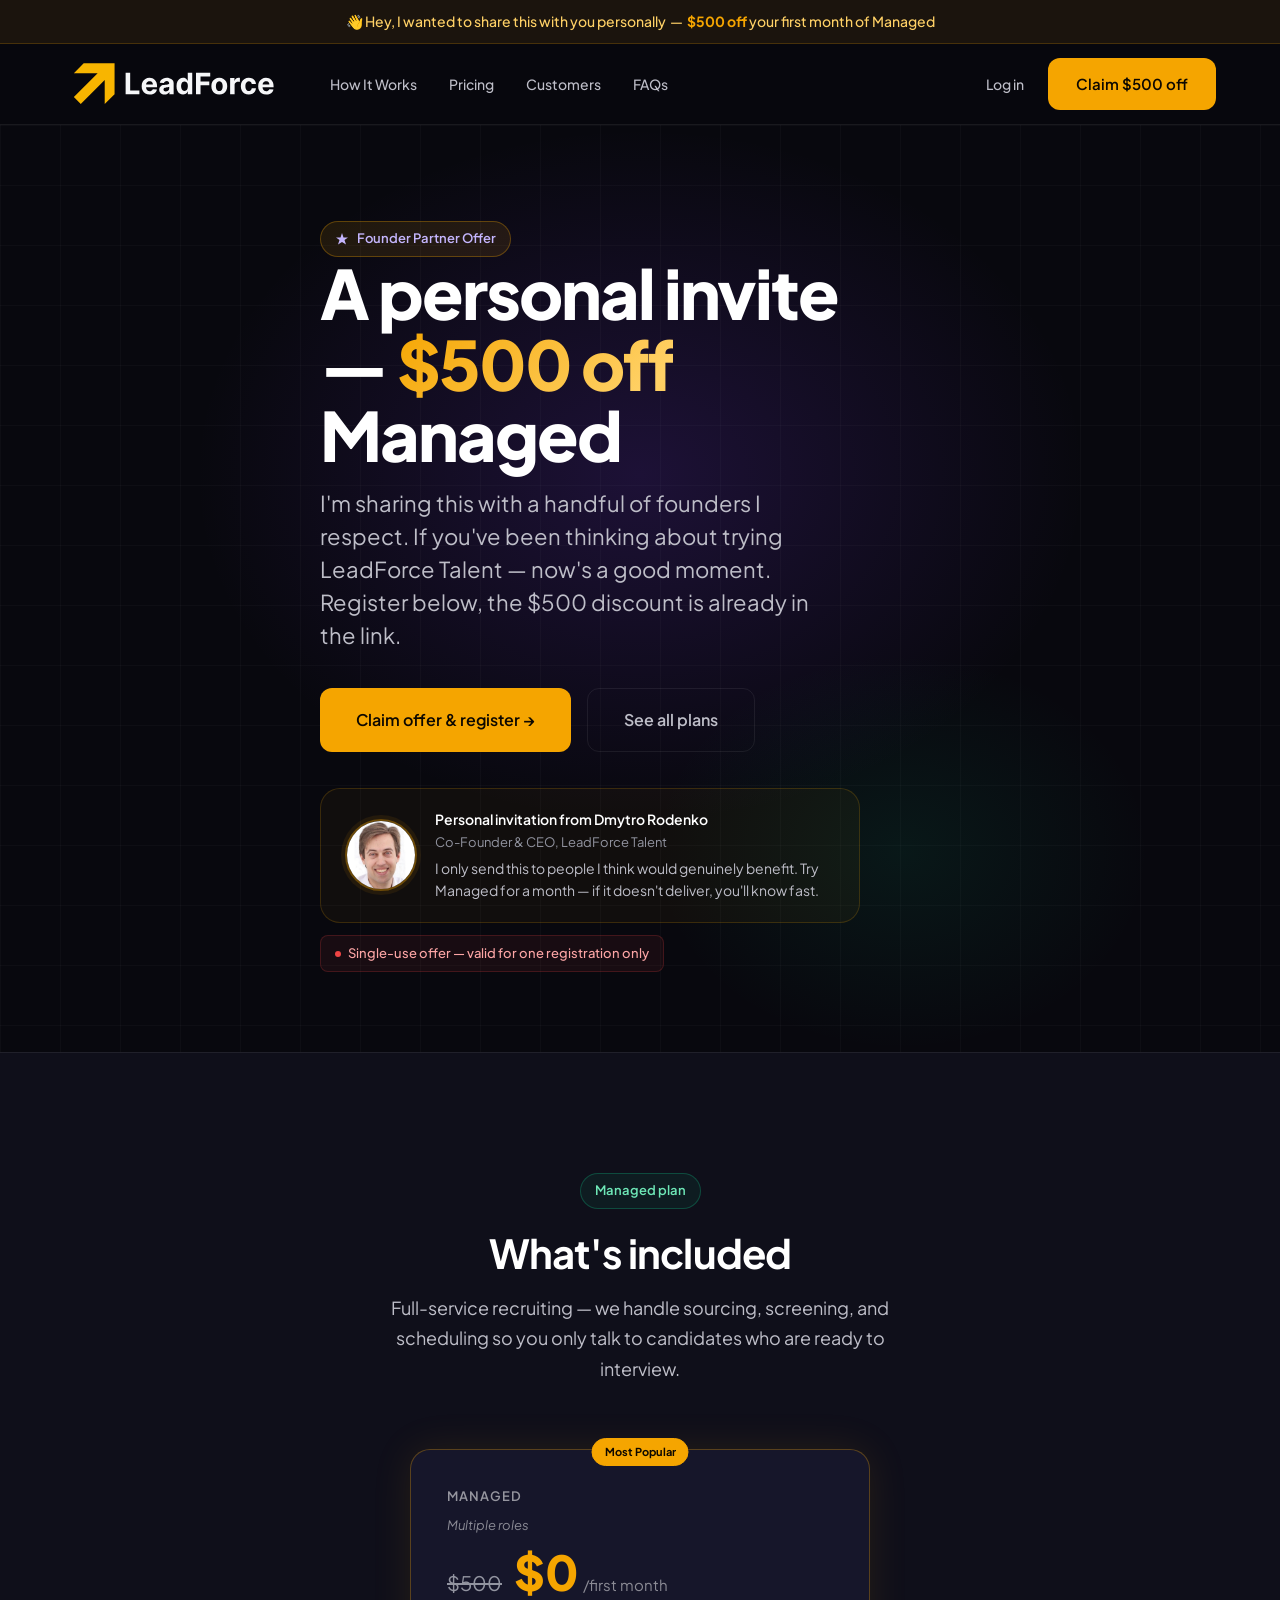
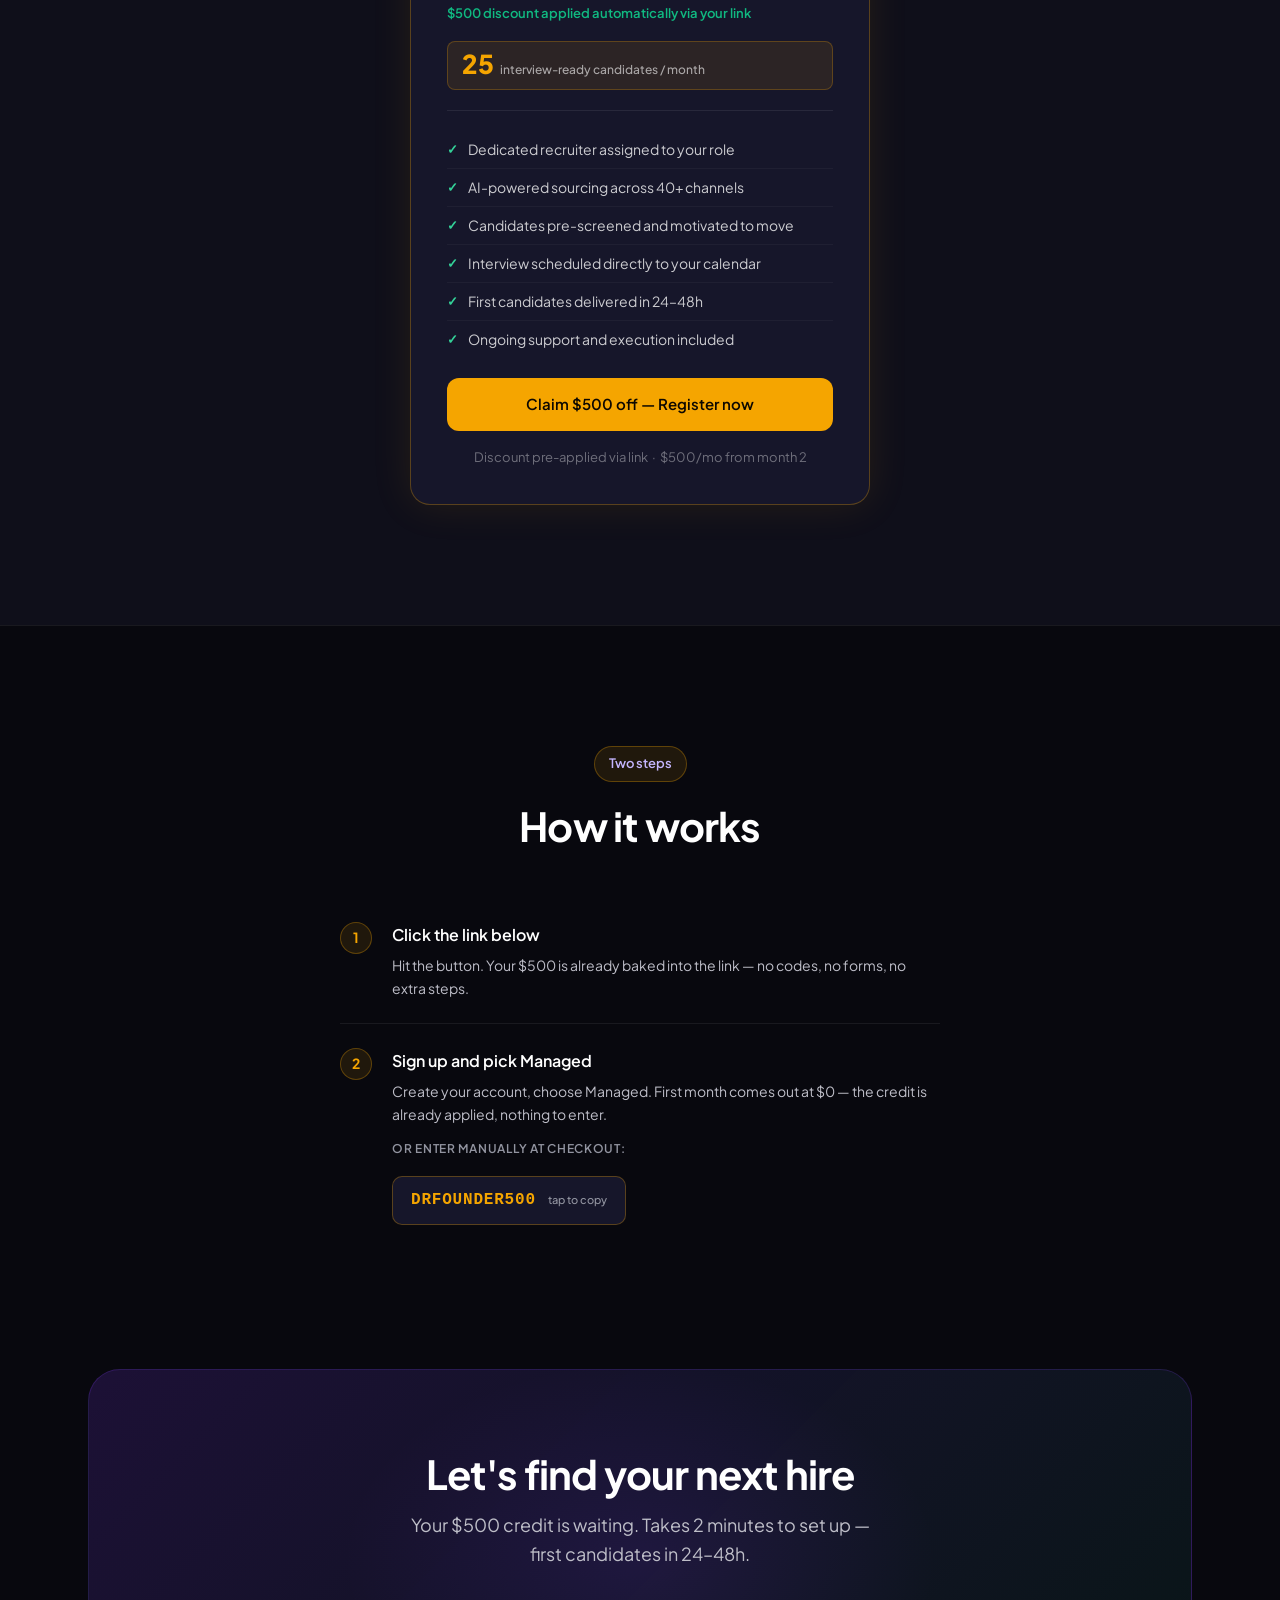
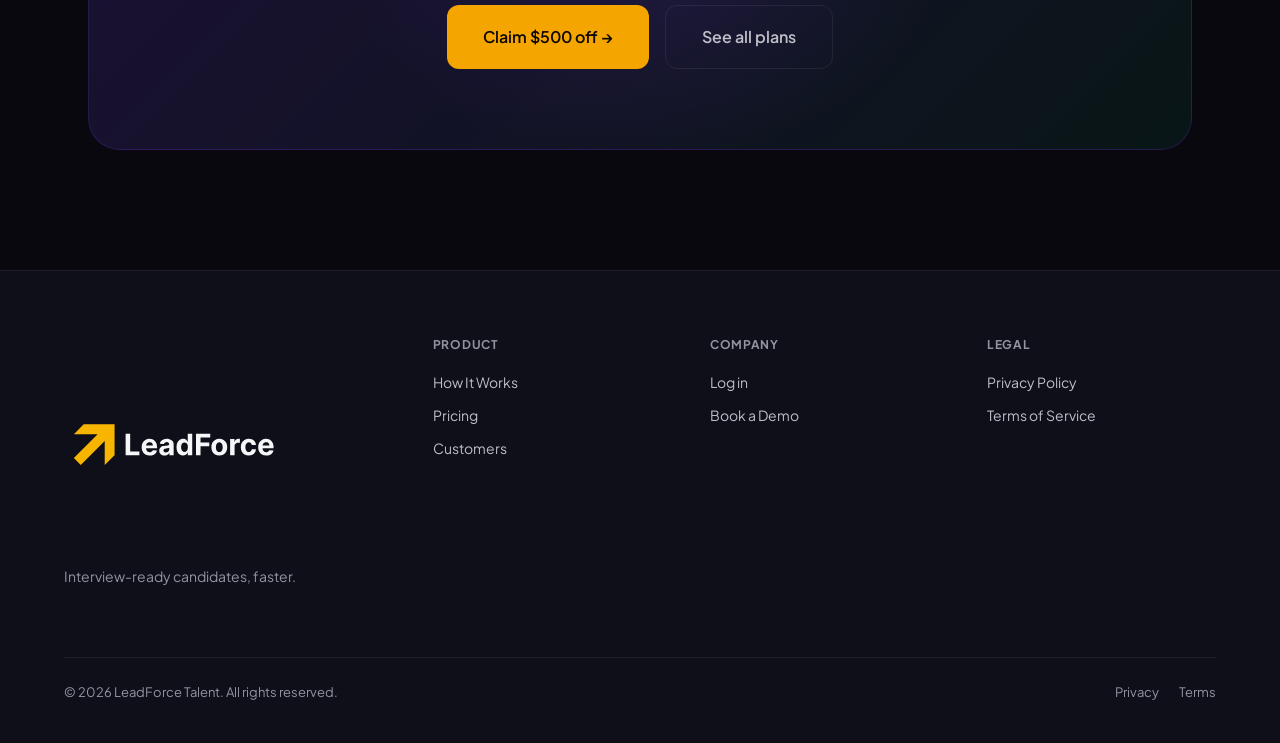
<file: drfounder500.html>
<!DOCTYPE html>
<html lang="en">
<head>
  <meta charset="UTF-8">
  <meta name="viewport" content="width=device-width, initial-scale=1.0">
  <title>LeadForce Talent &mdash; $500 Founder Offer</title>
  <link rel="icon" type="image/png" sizes="32x32" href="assets/images/favicon-leadforce.png">
  <link rel="apple-touch-icon" href="assets/images/favicon-leadforce.png">
  <link rel="stylesheet" href="assets/css/main.css">
  <style>
    .promo-bar {
      background: rgba(245,165,0,0.08);
      border-bottom: 1px solid rgba(245,165,0,0.2);
      padding: 10px 24px;
      text-align: center;
      font-size: 14px;
      color: #FFD166;
      font-weight: 500;
    }
    .promo-bar strong { color: var(--accent-primary); }

    .offer-highlight {
      display: inline-flex;
      align-items: baseline;
      gap: 8px;
      background: rgba(245,165,0,0.08);
      border: 1px solid rgba(245,165,0,0.25);
      border-radius: 12px;
      padding: 12px 20px;
      margin-bottom: 16px;
    }
    .offer-highlight-amount {
      font-size: 42px;
      font-weight: 800;
      color: var(--accent-primary);
      line-height: 1;
    }
    .offer-highlight-label {
      font-size: 15px;
      color: var(--text-secondary);
    }

    .step-number {
      width: 32px;
      height: 32px;
      border-radius: 50%;
      background: var(--accent-subtle);
      border: 1px solid var(--border-accent);
      display: flex;
      align-items: center;
      justify-content: center;
      font-size: 14px;
      font-weight: 700;
      color: var(--accent-primary);
      flex-shrink: 0;
    }

    .steps-list {
      display: flex;
      flex-direction: column;
      gap: 0;
    }
    .step-row {
      display: flex;
      gap: 20px;
      align-items: flex-start;
      padding: 24px 0;
      border-bottom: 1px solid var(--border);
    }
    .step-row:last-child { border-bottom: none; }
    .step-row-body h4 {
      font-size: 16px;
      font-weight: 600;
      margin-bottom: 6px;
      color: var(--text-primary);
    }
    .step-row-body p {
      font-size: 14px;
      color: var(--text-secondary);
      line-height: 1.6;
    }

    .code-block {
      display: inline-flex;
      align-items: center;
      gap: 12px;
      background: var(--bg-elevated);
      border: 1px solid var(--border-accent);
      border-radius: 10px;
      padding: 10px 18px;
      margin-top: 10px;
      font-family: 'Courier New', monospace;
      font-size: 16px;
      font-weight: 700;
      color: var(--accent-primary);
      letter-spacing: 0.05em;
      cursor: pointer;
      transition: background 0.2s;
      user-select: all;
    }
    .code-block:hover {
      background: rgba(245,165,0,0.06);
    }
    .code-copy-hint {
      font-family: 'Plus Jakarta Sans', sans-serif;
      font-size: 11px;
      font-weight: 500;
      color: var(--text-muted);
      letter-spacing: 0;
    }

    .managed-card-promo {
      background: var(--bg-elevated);
      border: 1px solid var(--border-accent);
      border-radius: var(--radius-lg);
      padding: 36px;
      box-shadow: 0 0 40px rgba(245,165,0,0.1);
      position: relative;
    }
    .managed-card-promo .pricing-badge-wrap {
      position: absolute;
      top: -13px;
      left: 50%;
      transform: translateX(-50%);
    }

    .promo-original-price {
      font-size: 20px;
      color: var(--text-muted);
      text-decoration: line-through;
      margin-right: 8px;
    }
    .promo-first-month {
      font-size: 13px;
      color: var(--accent-secondary);
      font-weight: 600;
    }

    .invite-block {
      display: flex;
      align-items: center;
      gap: 18px;
      background: rgba(245,165,0,0.04);
      border: 1px solid rgba(245,165,0,0.18);
      border-radius: var(--radius-lg);
      padding: 20px 24px;
      margin-top: 36px;
      max-width: 540px;
    }
    .invite-avatar {
      width: 72px;
      height: 72px;
      border-radius: 50%;
      object-fit: cover;
      border: 2px solid rgba(245,165,0,0.4);
      box-shadow: 0 0 0 4px rgba(245,165,0,0.08);
      flex-shrink: 0;
    }
    .invite-text {
      font-size: 14px;
      color: var(--text-secondary);
      line-height: 1.55;
    }
    .invite-text strong {
      color: var(--text-primary);
      font-weight: 600;
    }
    .invite-text em {
      font-style: normal;
      color: var(--text-muted);
      font-size: 13px;
    }

    .one-time-note {
      display: inline-flex;
      align-items: center;
      gap: 7px;
      background: rgba(239,68,68,0.07);
      border: 1px solid rgba(239,68,68,0.2);
      border-radius: 8px;
      padding: 7px 14px;
      font-size: 13px;
      font-weight: 500;
      color: #FCA5A5;
      margin-top: 12px;
    }
    .one-time-dot {
      width: 6px; height: 6px;
      border-radius: 50%;
      background: #EF4444;
      flex-shrink: 0;
    }

    .toast-notify {
      position: fixed;
      bottom: 24px;
      left: 50%;
      transform: translateX(-50%) translateY(12px);
      background: var(--bg-elevated);
      border: 1px solid rgba(16,185,129,0.35);
      color: #6EE7B7;
      padding: 11px 24px;
      border-radius: 100px;
      font-size: 14px;
      font-weight: 600;
      opacity: 0;
      pointer-events: none;
      transition: all 0.3s ease;
      z-index: 200;
      white-space: nowrap;
    }
    .toast-notify.show {
      opacity: 1;
      transform: translateX(-50%) translateY(0);
    }
  </style>
</head>
<body>

<!-- Promo top bar instead of announcement bar -->
<div class="promo-bar">👋 Hey, I wanted to share this with you personally &nbsp;&mdash;&nbsp; <strong>$500 off</strong> your first month of Managed</div>

<header class="nav">
  <div class="container">
    <nav class="nav-inner">
      <a href="index.html" class="nav-logo">
        <svg class="nav-logo-svg" aria-label="LeadForce" viewBox="0 0 335 335" xmlns="http://www.w3.org/2000/svg">
          <path fill-rule="evenodd" clip-rule="evenodd" d="M62 136H30L15 151H30H51.2525L15 187.252L25.5 198L62 161.5L62 183V198L77 183L77 136H76.5H62Z" fill="#F8B500"/>
          <path d="M307.842 183.479C305.317 183.479 303.144 182.968 301.322 181.945C299.511 180.912 298.116 179.452 297.135 177.567C296.155 175.67 295.665 173.428 295.665 170.839C295.665 168.314 296.155 166.098 297.135 164.191C298.116 162.284 299.495 160.798 301.274 159.733C303.064 158.668 305.163 158.135 307.57 158.135C309.19 158.135 310.697 158.396 312.093 158.918C313.499 159.429 314.724 160.202 315.768 161.235C316.823 162.268 317.643 163.568 318.229 165.134C318.815 166.69 319.108 168.511 319.108 170.599V172.469H298.382V168.25H312.7C312.7 167.27 312.487 166.402 312.061 165.646C311.635 164.889 311.043 164.298 310.287 163.872C309.541 163.435 308.673 163.217 307.682 163.217C306.649 163.217 305.733 163.456 304.934 163.936C304.145 164.404 303.528 165.038 303.08 165.837C302.633 166.626 302.404 167.505 302.393 168.474V172.485C302.393 173.7 302.617 174.749 303.064 175.633C303.522 176.517 304.167 177.199 304.998 177.679C305.829 178.158 306.814 178.398 307.954 178.398C308.71 178.398 309.403 178.291 310.031 178.078C310.66 177.865 311.198 177.545 311.645 177.119C312.093 176.693 312.434 176.171 312.668 175.553L318.964 175.969C318.645 177.482 317.99 178.803 316.999 179.932C316.019 181.05 314.751 181.924 313.195 182.553C311.651 183.17 309.866 183.479 307.842 183.479Z" fill="#F5F6F8"/>
          <path d="M281.335 183.479C278.821 183.479 276.658 182.947 274.847 181.881C273.047 180.805 271.662 179.314 270.692 177.407C269.734 175.5 269.254 173.305 269.254 170.823C269.254 168.309 269.739 166.104 270.708 164.207C271.688 162.3 273.079 160.814 274.879 159.749C276.68 158.673 278.821 158.135 281.303 158.135C283.444 158.135 285.319 158.524 286.928 159.301C288.537 160.079 289.81 161.171 290.747 162.577C291.685 163.984 292.202 165.635 292.297 167.531H285.873C285.692 166.306 285.213 165.321 284.435 164.575C283.668 163.819 282.661 163.44 281.415 163.44C280.36 163.44 279.439 163.728 278.65 164.303C277.873 164.868 277.266 165.694 276.829 166.78C276.392 167.867 276.174 169.183 276.174 170.727C276.174 172.293 276.387 173.625 276.813 174.722C277.25 175.82 277.862 176.656 278.65 177.231C279.439 177.806 280.36 178.094 281.415 178.094C282.193 178.094 282.891 177.934 283.508 177.615C284.137 177.295 284.654 176.832 285.058 176.224C285.474 175.607 285.746 174.866 285.873 174.003H292.297C292.191 175.878 291.68 177.529 290.763 178.957C289.858 180.374 288.606 181.482 287.008 182.281C285.41 183.08 283.519 183.479 281.335 183.479Z" fill="#F5F6F8"/>
          <path d="M252.974 183V158.455H259.574V162.737H259.83C260.277 161.214 261.028 160.063 262.083 159.285C263.138 158.497 264.352 158.103 265.727 158.103C266.068 158.103 266.435 158.124 266.829 158.167C267.223 158.21 267.57 158.268 267.868 158.343V164.383C267.548 164.287 267.106 164.202 266.542 164.127C265.977 164.053 265.46 164.016 264.992 164.016C263.99 164.016 263.095 164.234 262.307 164.671C261.529 165.097 260.911 165.694 260.453 166.461C260.006 167.228 259.782 168.112 259.782 169.113V183H252.974Z" fill="#F5F6F8"/>
          <path d="M236.467 183.479C233.985 183.479 231.838 182.952 230.027 181.897C228.227 180.832 226.836 179.351 225.856 177.455C224.876 175.548 224.386 173.337 224.386 170.823C224.386 168.288 224.876 166.072 225.856 164.175C226.836 162.268 228.227 160.788 230.027 159.733C231.838 158.668 233.985 158.135 236.467 158.135C238.949 158.135 241.091 158.668 242.891 159.733C244.702 160.788 246.098 162.268 247.078 164.175C248.058 166.072 248.548 168.288 248.548 170.823C248.548 173.337 248.058 175.548 247.078 177.455C246.098 179.351 244.702 180.832 242.891 181.897C241.091 182.952 238.949 183.479 236.467 183.479ZM236.499 178.206C237.628 178.206 238.571 177.886 239.327 177.247C240.084 176.597 240.654 175.713 241.037 174.594C241.431 173.476 241.629 172.203 241.629 170.775C241.629 169.348 241.431 168.075 241.037 166.956C240.654 165.837 240.084 164.953 239.327 164.303C238.571 163.653 237.628 163.328 236.499 163.328C235.359 163.328 234.4 163.653 233.622 164.303C232.855 164.953 232.275 165.837 231.881 166.956C231.497 168.075 231.305 169.348 231.305 170.775C231.305 172.203 231.497 173.476 231.881 174.594C232.275 175.713 232.855 176.597 233.622 177.247C234.4 177.886 235.359 178.206 236.499 178.206Z" fill="#F5F6F8"/>
          <path d="M200.983 183V150.273H222.652V155.978H207.903V163.776H221.214V169.481H207.903V183H200.983Z" fill="#F5F6F8"/>
          <path d="M181.292 183.399C179.427 183.399 177.739 182.92 176.226 181.961C174.724 180.992 173.531 179.57 172.646 177.695C171.773 175.809 171.336 173.497 171.336 170.759C171.336 167.947 171.789 165.608 172.694 163.744C173.6 161.869 174.804 160.468 176.306 159.541C177.819 158.604 179.475 158.135 181.276 158.135C182.65 158.135 183.795 158.369 184.711 158.838C185.638 159.296 186.384 159.871 186.949 160.564C187.524 161.246 187.961 161.917 188.259 162.577H188.467V150.273H195.258V183H188.547V179.069H188.259C187.939 179.751 187.487 180.427 186.901 181.098C186.325 181.759 185.574 182.308 184.647 182.744C183.731 183.181 182.613 183.399 181.292 183.399ZM183.449 177.982C184.546 177.982 185.473 177.684 186.23 177.087C186.997 176.48 187.583 175.633 187.987 174.546C188.403 173.46 188.611 172.187 188.611 170.727C188.611 169.268 188.408 168 188.003 166.924C187.598 165.848 187.013 165.017 186.246 164.431C185.478 163.845 184.546 163.552 183.449 163.552C182.33 163.552 181.388 163.856 180.621 164.463C179.853 165.07 179.273 165.912 178.879 166.988C178.484 168.064 178.287 169.31 178.287 170.727C178.287 172.155 178.484 173.417 178.879 174.515C179.283 175.601 179.864 176.453 180.621 177.071C181.388 177.679 182.33 177.982 183.449 177.982Z" fill="#F5F6F8"/>
          <path d="M153.143 183.463C151.577 183.463 150.181 183.192 148.956 182.648C147.731 182.094 146.761 181.279 146.047 180.203C145.344 179.117 144.993 177.764 144.993 176.145C144.993 174.781 145.243 173.636 145.744 172.709C146.245 171.782 146.926 171.036 147.789 170.472C148.652 169.907 149.632 169.481 150.73 169.193C151.838 168.906 152.999 168.703 154.213 168.586C155.641 168.437 156.791 168.298 157.665 168.17C158.539 168.032 159.172 167.83 159.567 167.563C159.961 167.297 160.158 166.903 160.158 166.381V166.285C160.158 165.273 159.838 164.49 159.199 163.936C158.571 163.382 157.676 163.105 156.514 163.105C155.289 163.105 154.315 163.376 153.59 163.92C152.866 164.452 152.386 165.124 152.152 165.933L145.856 165.422C146.175 163.93 146.804 162.641 147.741 161.555C148.679 160.457 149.888 159.616 151.369 159.03C152.86 158.433 154.586 158.135 156.546 158.135C157.91 158.135 159.215 158.295 160.462 158.614C161.719 158.934 162.832 159.429 163.801 160.101C164.782 160.772 165.554 161.635 166.119 162.689C166.683 163.733 166.965 164.985 166.965 166.445V183H160.509V179.596H160.318C159.924 180.363 159.396 181.04 158.736 181.626C158.075 182.201 157.282 182.654 156.355 182.984C155.428 183.304 154.357 183.463 153.143 183.463ZM155.092 178.765C156.094 178.765 156.978 178.568 157.745 178.174C158.512 177.769 159.114 177.226 159.551 176.544C159.987 175.862 160.206 175.09 160.206 174.227V171.622C159.993 171.761 159.7 171.888 159.327 172.006C158.965 172.112 158.555 172.213 158.096 172.309C157.638 172.395 157.18 172.474 156.722 172.549C156.264 172.613 155.849 172.672 155.476 172.725C154.677 172.842 153.979 173.028 153.382 173.284C152.786 173.54 152.322 173.886 151.992 174.323C151.662 174.749 151.497 175.282 151.497 175.921C151.497 176.848 151.832 177.556 152.503 178.046C153.185 178.526 154.048 178.765 155.092 178.765Z" fill="#F5F6F8"/>
          <path d="M130.435 183.479C127.91 183.479 125.737 182.968 123.915 181.945C122.104 180.912 120.708 179.452 119.728 177.567C118.748 175.67 118.258 173.428 118.258 170.839C118.258 168.314 118.748 166.098 119.728 164.191C120.708 162.284 122.088 160.798 123.867 159.733C125.657 158.668 127.756 158.135 130.163 158.135C131.783 158.135 133.29 158.396 134.686 158.918C136.092 159.429 137.317 160.202 138.361 161.235C139.416 162.268 140.236 163.568 140.822 165.134C141.408 166.69 141.701 168.511 141.701 170.599V172.469H120.975V168.25H135.293C135.293 167.27 135.08 166.402 134.654 165.646C134.228 164.889 133.636 164.298 132.88 163.872C132.134 163.435 131.266 163.217 130.275 163.217C129.242 163.217 128.326 163.456 127.527 163.936C126.738 164.404 126.12 165.038 125.673 165.837C125.225 166.626 124.996 167.505 124.986 168.474V172.485C124.986 173.7 125.209 174.749 125.657 175.633C126.115 176.517 126.759 177.199 127.59 177.679C128.421 178.158 129.407 178.398 130.547 178.398C131.303 178.398 131.996 178.291 132.624 178.078C133.253 177.865 133.791 177.545 134.238 177.119C134.686 176.693 135.027 176.171 135.261 175.553L141.557 175.969C141.237 177.482 140.582 178.803 139.592 179.932C138.611 181.05 137.344 181.924 135.788 182.553C134.243 183.17 132.459 183.479 130.435 183.479Z" fill="#F5F6F8"/>
          <path d="M93.8445 183V150.273H100.764V177.295H114.794V183H93.8445Z" fill="#F5F6F8"/>
        </svg>
      </a>
      <div class="nav-links">
        <a href="how-it-works.html">How It Works</a>
        <a href="pricing.html">Pricing</a>
        <a href="index.html#testimonials">Customers</a>
        <a href="pricing.html#faq">FAQs</a>
      </div>
      <div class="nav-actions">
        <a href="https://global.leadforcetalent.com/" class="nav-login">Log in</a>
        <a href="https://global.leadforcetalent.com/?id=DRFOUNDER500" class="btn btn-primary">Claim $500 off</a>
        <button class="nav-hamburger"><span></span><span></span><span></span></button>
      </div>
    </nav>
  </div>
  <div class="mobile-menu">
    <a href="how-it-works.html">How It Works</a>
    <a href="pricing.html">Pricing</a>
    <a href="index.html#testimonials">Customers</a>
    <a href="pricing.html#faq">FAQs</a>
    <a href="https://global.leadforcetalent.com/" class="nav-login">Log in</a>
    <a href="https://global.leadforcetalent.com/?id=DRFOUNDER500" class="btn btn-primary btn-full">Claim $500 off</a>
  </div>
</header>

<!-- HERO -->
<section class="hero section-dark" style="padding: 96px 0 80px; position: relative; overflow: hidden;">
  <div class="hero-bg"><div class="hero-grid"></div></div>
  <div class="container">
    <div style="max-width: 640px; position: relative; z-index: 1;">
      <div class="hero-badge reveal">
        <span class="badge">
          <svg width="14" height="14" viewBox="0 0 14 14" fill="none"><path d="M7 1L8.5 5.5H13L9.5 8L11 12.5L7 10L3 12.5L4.5 8L1 5.5H5.5L7 1Z" fill="#C4B5FD"/></svg>
          Founder Partner Offer
        </span>
      </div>
      <h1 class="hero-h1 reveal reveal-delay-1">
        A personal invite<br>— <span class="gradient-text">$500 off</span> Managed
      </h1>
      <p class="hero-h1-sub reveal reveal-delay-2" style="margin-top: 16px; max-width: 520px;">
        I'm sharing this with a handful of founders I respect. If you've been thinking about trying LeadForce Talent &mdash; now's a good moment. Register below, the $500 discount is already in the link.
      </p>
      <div class="hero-ctas reveal reveal-delay-3">
        <a href="https://global.leadforcetalent.com/?id=DRFOUNDER500" class="btn btn-primary btn-lg" target="_blank" rel="noopener">
          Claim offer &amp; register &rarr;
        </a>
        <a href="pricing.html" class="btn btn-ghost btn-lg">See all plans</a>
      </div>
      <div class="invite-block reveal reveal-delay-4">
        <img class="invite-avatar" src="[data-uri]" alt="Dmytro Rodenko">
        <div class="invite-text">
          <strong>Personal invitation from Dmytro Rodenko</strong><br>
          <em>Co-Founder &amp; CEO, LeadForce Talent</em>
          <span style="margin-top:6px;display:block;">I only send this to people I think would genuinely benefit. Try Managed for a month &mdash; if it doesn&#39;t deliver, you&#39;ll know fast.</span>
        </div>
      </div>
      <div class="one-time-note reveal reveal-delay-4">
        <div class="one-time-dot"></div>
        Single-use offer &mdash; valid for one registration only
      </div>
    </div>
  </div>
</section>

<!-- WHAT YOU GET: Managed card -->
<section class="section section-surface section-border-t">
  <div class="container">
    <div class="section-label reveal"><span class="badge badge-success">Managed plan</span></div>
    <h2 class="h2 section-headline reveal reveal-delay-1">What's included</h2>
    <p class="section-sub reveal reveal-delay-2">Full-service recruiting &mdash; we handle sourcing, screening, and scheduling so you only talk to candidates who are ready to interview.</p>

    <div style="max-width: 460px; margin: 0 auto;">
      <div class="managed-card-promo reveal reveal-delay-2">
        <div class="pricing-badge-wrap"><span class="badge badge-featured">Most Popular</span></div>
        <div class="pricing-name">Managed</div>
        <div class="pricing-plan-sub">Multiple roles</div>
        <div class="pricing-price-row">
          <span class="promo-original-price">$500</span>
          <span class="pricing-amount" style="color: var(--accent-primary);">$0</span>
          <span class="pricing-suffix">/first month</span>
        </div>
        <p class="promo-first-month" style="margin-bottom: 16px;">$500 discount applied automatically via your link</p>
        <div class="pricing-cand-chip">
          <span class="pricing-cand-num">25</span>
          <span class="pricing-cand-label">interview-ready candidates / month</span>
        </div>
        <hr class="pricing-divider">
        <ul class="pricing-features">
          <li>Dedicated recruiter assigned to your role</li>
          <li>AI-powered sourcing across 40+ channels</li>
          <li>Candidates pre-screened and motivated to move</li>
          <li>Interview scheduled directly to your calendar</li>
          <li>First candidates delivered in 24&ndash;48h</li>
          <li>Ongoing support and execution included</li>
        </ul>
        <a href="https://global.leadforcetalent.com/?id=DRFOUNDER500" class="btn btn-primary btn-full" target="_blank" rel="noopener">
          Claim $500 off &mdash; Register now
        </a>
        <p class="pricing-trust" style="margin-top: 16px;">Discount pre-applied via link &nbsp;&middot;&nbsp; $500/mo from month 2</p>
      </div>
    </div>
  </div>
</section>

<!-- HOW IT WORKS -->
<section class="section section-dark section-border-t">
  <div class="container">
    <div class="section-label reveal"><span class="badge">Two steps</span></div>
    <h2 class="h2 section-headline reveal reveal-delay-1">How it works</h2>

    <div style="max-width: 600px; margin: 48px auto 0;">
      <div class="steps-list">
        <div class="step-row reveal">
          <div class="step-number">1</div>
          <div class="step-row-body">
            <h4>Click the link below</h4>
            <p>Hit the button. Your $500 is already baked into the link &mdash; no codes, no forms, no extra steps.</p>
          </div>
        </div>
        <div class="step-row reveal reveal-delay-1">
          <div class="step-number">2</div>
          <div class="step-row-body">
            <h4>Sign up and pick Managed</h4>
            <p>Create your account, choose Managed. First month comes out at $0 &mdash; the credit is already applied, nothing to enter.</p>
            <div style="margin-top: 14px;">
              <p style="font-size: 12px; color: var(--text-muted); text-transform: uppercase; letter-spacing: 0.06em; font-weight: 600; margin-bottom: 8px;">Or enter manually at checkout:</p>
              <div class="code-block" onclick="copyCode()">
                DRFOUNDER500
                <span class="code-copy-hint">tap to copy</span>
              </div>
            </div>
          </div>
        </div>
      </div>
    </div>
  </div>
</section>

<!-- CTA BANNER -->
<div class="container" style="padding-bottom: 0;">
  <div class="cta-banner reveal">
    <div class="cta-banner-inner">
      <h2 class="h2" style="margin-bottom: 12px;">Let's find your next hire</h2>
      <p>Your $500 credit is waiting. Takes 2 minutes to set up &mdash; first candidates in 24&ndash;48h.</p>
      <div class="cta-banner-btns">
        <a href="https://global.leadforcetalent.com/?id=DRFOUNDER500" class="btn btn-primary btn-lg" target="_blank" rel="noopener">Claim $500 off &rarr;</a>
        <a href="pricing.html" class="btn btn-ghost btn-lg">See all plans</a>
      </div>
    </div>
  </div>
</div>

<!-- FOOTER -->
<footer class="footer">
  <div class="container">
    <div class="footer-grid">
      <div>
        <a href="index.html" class="nav-logo" style="margin-bottom: 10px;">
          <svg class="nav-logo-svg" aria-label="LeadForce" viewBox="0 0 335 335" xmlns="http://www.w3.org/2000/svg">
            <path fill-rule="evenodd" clip-rule="evenodd" d="M62 136H30L15 151H30H51.2525L15 187.252L25.5 198L62 161.5L62 183V198L77 183L77 136H76.5H62Z" fill="#F8B500"/>
            <path d="M307.842 183.479C305.317 183.479 303.144 182.968 301.322 181.945C299.511 180.912 298.116 179.452 297.135 177.567C296.155 175.67 295.665 173.428 295.665 170.839C295.665 168.314 296.155 166.098 297.135 164.191C298.116 162.284 299.495 160.798 301.274 159.733C303.064 158.668 305.163 158.135 307.57 158.135C309.19 158.135 310.697 158.396 312.093 158.918C313.499 159.429 314.724 160.202 315.768 161.235C316.823 162.268 317.643 163.568 318.229 165.134C318.815 166.69 319.108 168.511 319.108 170.599V172.469H298.382V168.25H312.7C312.7 167.27 312.487 166.402 312.061 165.646C311.635 164.889 311.043 164.298 310.287 163.872C309.541 163.435 308.673 163.217 307.682 163.217C306.649 163.217 305.733 163.456 304.934 163.936C304.145 164.404 303.528 165.038 303.08 165.837C302.633 166.626 302.404 167.505 302.393 168.474V172.485C302.393 173.7 302.617 174.749 303.064 175.633C303.522 176.517 304.167 177.199 304.998 177.679C305.829 178.158 306.814 178.398 307.954 178.398C308.71 178.398 309.403 178.291 310.031 178.078C310.66 177.865 311.198 177.545 311.645 177.119C312.093 176.693 312.434 176.171 312.668 175.553L318.964 175.969C318.645 177.482 317.99 178.803 316.999 179.932C316.019 181.05 314.751 181.924 313.195 182.553C311.651 183.17 309.866 183.479 307.842 183.479Z" fill="#F5F6F8"/>
            <path d="M281.335 183.479C278.821 183.479 276.658 182.947 274.847 181.881C273.047 180.805 271.662 179.314 270.692 177.407C269.734 175.5 269.254 173.305 269.254 170.823C269.254 168.309 269.739 166.104 270.708 164.207C271.688 162.3 273.079 160.814 274.879 159.749C276.68 158.673 278.821 158.135 281.303 158.135C283.444 158.135 285.319 158.524 286.928 159.301C288.537 160.079 289.81 161.171 290.747 162.577C291.685 163.984 292.202 165.635 292.297 167.531H285.873C285.692 166.306 285.213 165.321 284.435 164.575C283.668 163.819 282.661 163.44 281.415 163.44C280.36 163.44 279.439 163.728 278.65 164.303C277.873 164.868 277.266 165.694 276.829 166.78C276.392 167.867 276.174 169.183 276.174 170.727C276.174 172.293 276.387 173.625 276.813 174.722C277.25 175.82 277.862 176.656 278.65 177.231C279.439 177.806 280.36 178.094 281.415 178.094C282.193 178.094 282.891 177.934 283.508 177.615C284.137 177.295 284.654 176.832 285.058 176.224C285.474 175.607 285.746 174.866 285.873 174.003H292.297C292.191 175.878 291.68 177.529 290.763 178.957C289.858 180.374 288.606 181.482 287.008 182.281C285.41 183.08 283.519 183.479 281.335 183.479Z" fill="#F5F6F8"/>
            <path d="M252.974 183V158.455H259.574V162.737H259.83C260.277 161.214 261.028 160.063 262.083 159.285C263.138 158.497 264.352 158.103 265.727 158.103C266.068 158.103 266.435 158.124 266.829 158.167C267.223 158.21 267.57 158.268 267.868 158.343V164.383C267.548 164.287 267.106 164.202 266.542 164.127C265.977 164.053 265.46 164.016 264.992 164.016C263.99 164.016 263.095 164.234 262.307 164.671C261.529 165.097 260.911 165.694 260.453 166.461C260.006 167.228 259.782 168.112 259.782 169.113V183H252.974Z" fill="#F5F6F8"/>
            <path d="M236.467 183.479C233.985 183.479 231.838 182.952 230.027 181.897C228.227 180.832 226.836 179.351 225.856 177.455C224.876 175.548 224.386 173.337 224.386 170.823C224.386 168.288 224.876 166.072 225.856 164.175C226.836 162.268 228.227 160.788 230.027 159.733C231.838 158.668 233.985 158.135 236.467 158.135C238.949 158.135 241.091 158.668 242.891 159.733C244.702 160.788 246.098 162.268 247.078 164.175C248.058 166.072 248.548 168.288 248.548 170.823C248.548 173.337 248.058 175.548 247.078 177.455C246.098 179.351 244.702 180.832 242.891 181.897C241.091 182.952 238.949 183.479 236.467 183.479ZM236.499 178.206C237.628 178.206 238.571 177.886 239.327 177.247C240.084 176.597 240.654 175.713 241.037 174.594C241.431 173.476 241.629 172.203 241.629 170.775C241.629 169.348 241.431 168.075 241.037 166.956C240.654 165.837 240.084 164.953 239.327 164.303C238.571 163.653 237.628 163.328 236.499 163.328C235.359 163.328 234.4 163.653 233.622 164.303C232.855 164.953 232.275 165.837 231.881 166.956C231.497 168.075 231.305 169.348 231.305 170.775C231.305 172.203 231.497 173.476 231.881 174.594C232.275 175.713 232.855 176.597 233.622 177.247C234.4 177.886 235.359 178.206 236.499 178.206Z" fill="#F5F6F8"/>
            <path d="M200.983 183V150.273H222.652V155.978H207.903V163.776H221.214V169.481H207.903V183H200.983Z" fill="#F5F6F8"/>
            <path d="M181.292 183.399C179.427 183.399 177.739 182.92 176.226 181.961C174.724 180.992 173.531 179.57 172.646 177.695C171.773 175.809 171.336 173.497 171.336 170.759C171.336 167.947 171.789 165.608 172.694 163.744C173.6 161.869 174.804 160.468 176.306 159.541C177.819 158.604 179.475 158.135 181.276 158.135C182.65 158.135 183.795 158.369 184.711 158.838C185.638 159.296 186.384 159.871 186.949 160.564C187.524 161.246 187.961 161.917 188.259 162.577H188.467V150.273H195.258V183H188.547V179.069H188.259C187.939 179.751 187.487 180.427 186.901 181.098C186.325 181.759 185.574 182.308 184.647 182.744C183.731 183.181 182.613 183.399 181.292 183.399ZM183.449 177.982C184.546 177.982 185.473 177.684 186.23 177.087C186.997 176.48 187.583 175.633 187.987 174.546C188.403 173.46 188.611 172.187 188.611 170.727C188.611 169.268 188.408 168 188.003 166.924C187.598 165.848 187.013 165.017 186.246 164.431C185.478 163.845 184.546 163.552 183.449 163.552C182.33 163.552 181.388 163.856 180.621 164.463C179.853 165.07 179.273 165.912 178.879 166.988C178.484 168.064 178.287 169.31 178.287 170.727C178.287 172.155 178.484 173.417 178.879 174.515C179.283 175.601 179.864 176.453 180.621 177.071C181.388 177.679 182.33 177.982 183.449 177.982Z" fill="#F5F6F8"/>
            <path d="M153.143 183.463C151.577 183.463 150.181 183.192 148.956 182.648C147.731 182.094 146.761 181.279 146.047 180.203C145.344 179.117 144.993 177.764 144.993 176.145C144.993 174.781 145.243 173.636 145.744 172.709C146.245 171.782 146.926 171.036 147.789 170.472C148.652 169.907 149.632 169.481 150.73 169.193C151.838 168.906 152.999 168.703 154.213 168.586C155.641 168.437 156.791 168.298 157.665 168.17C158.539 168.032 159.172 167.83 159.567 167.563C159.961 167.297 160.158 166.903 160.158 166.381V166.285C160.158 165.273 159.838 164.49 159.199 163.936C158.571 163.382 157.676 163.105 156.514 163.105C155.289 163.105 154.315 163.376 153.59 163.92C152.866 164.452 152.386 165.124 152.152 165.933L145.856 165.422C146.175 163.93 146.804 162.641 147.741 161.555C148.679 160.457 149.888 159.616 151.369 159.03C152.86 158.433 154.586 158.135 156.546 158.135C157.91 158.135 159.215 158.295 160.462 158.614C161.719 158.934 162.832 159.429 163.801 160.101C164.782 160.772 165.554 161.635 166.119 162.689C166.683 163.733 166.965 164.985 166.965 166.445V183H160.509V179.596H160.318C159.924 180.363 159.396 181.04 158.736 181.626C158.075 182.201 157.282 182.654 156.355 182.984C155.428 183.304 154.357 183.463 153.143 183.463ZM155.092 178.765C156.094 178.765 156.978 178.568 157.745 178.174C158.512 177.769 159.114 177.226 159.551 176.544C159.987 175.862 160.206 175.09 160.206 174.227V171.622C159.993 171.761 159.7 171.888 159.327 172.006C158.965 172.112 158.555 172.213 158.096 172.309C157.638 172.395 157.18 172.474 156.722 172.549C156.264 172.613 155.849 172.672 155.476 172.725C154.677 172.842 153.979 173.028 153.382 173.284C152.786 173.54 152.322 173.886 151.992 174.323C151.662 174.749 151.497 175.282 151.497 175.921C151.497 176.848 151.832 177.556 152.503 178.046C153.185 178.526 154.048 178.765 155.092 178.765Z" fill="#F5F6F8"/>
            <path d="M130.435 183.479C127.91 183.479 125.737 182.968 123.915 181.945C122.104 180.912 120.708 179.452 119.728 177.567C118.748 175.67 118.258 173.428 118.258 170.839C118.258 168.314 118.748 166.098 119.728 164.191C120.708 162.284 122.088 160.798 123.867 159.733C125.657 158.668 127.756 158.135 130.163 158.135C131.783 158.135 133.29 158.396 134.686 158.918C136.092 159.429 137.317 160.202 138.361 161.235C139.416 162.268 140.236 163.568 140.822 165.134C141.408 166.69 141.701 168.511 141.701 170.599V172.469H120.975V168.25H135.293C135.293 167.27 135.08 166.402 134.654 165.646C134.228 164.889 133.636 164.298 132.88 163.872C132.134 163.435 131.266 163.217 130.275 163.217C129.242 163.217 128.326 163.456 127.527 163.936C126.738 164.404 126.12 165.038 125.673 165.837C125.225 166.626 124.996 167.505 124.986 168.474V172.485C124.986 173.7 125.209 174.749 125.657 175.633C126.115 176.517 126.759 177.199 127.59 177.679C128.421 178.158 129.407 178.398 130.547 178.398C131.303 178.398 131.996 178.291 132.624 178.078C133.253 177.865 133.791 177.545 134.238 177.119C134.686 176.693 135.027 176.171 135.261 175.553L141.557 175.969C141.237 177.482 140.582 178.803 139.592 179.932C138.611 181.05 137.344 181.924 135.788 182.553C134.243 183.17 132.459 183.479 130.435 183.479Z" fill="#F5F6F8"/>
            <path d="M93.8445 183V150.273H100.764V177.295H114.794V183H93.8445Z" fill="#F5F6F8"/>
          </svg>
        </a>
        <p class="footer-brand-tag">Interview-ready candidates, faster.</p>
      </div>
      <div>
        <div class="footer-col-heading">Product</div>
        <div class="footer-links">
          <a href="how-it-works.html">How It Works</a>
          <a href="pricing.html">Pricing</a>
          <a href="index.html#testimonials">Customers</a>
        </div>
      </div>
      <div>
        <div class="footer-col-heading">Company</div>
        <div class="footer-links">
          <a href="https://global.leadforcetalent.com/" target="_blank">Log in</a>
          <a href="https://calendly.com/lftw/leadforcetalent-meeting" target="_blank">Book a Demo</a>
        </div>
      </div>
      <div>
        <div class="footer-col-heading">Legal</div>
        <div class="footer-links">
          <a href="privacy.html">Privacy Policy</a>
          <a href="terms.html">Terms of Service</a>
        </div>
      </div>
    </div>
    <div class="footer-bottom">
      <span>&copy; 2026 LeadForce Talent. All rights reserved.</span>
      <div class="footer-legal">
        <a href="privacy.html">Privacy</a>
        <a href="terms.html">Terms</a>
      </div>
    </div>
  </div>
</footer>

<div class="toast-notify" id="toast">&#10003; Copied &mdash; DRFOUNDER500</div>

<script src="assets/js/main.js"></script>
<script>
  function copyCode() {
    navigator.clipboard.writeText('DRFOUNDER500').then(function() {
      var t = document.getElementById('toast');
      t.classList.add('show');
      setTimeout(function() { t.classList.remove('show'); }, 2500);
    });
  }
</script>

</body>
</html>
</file>
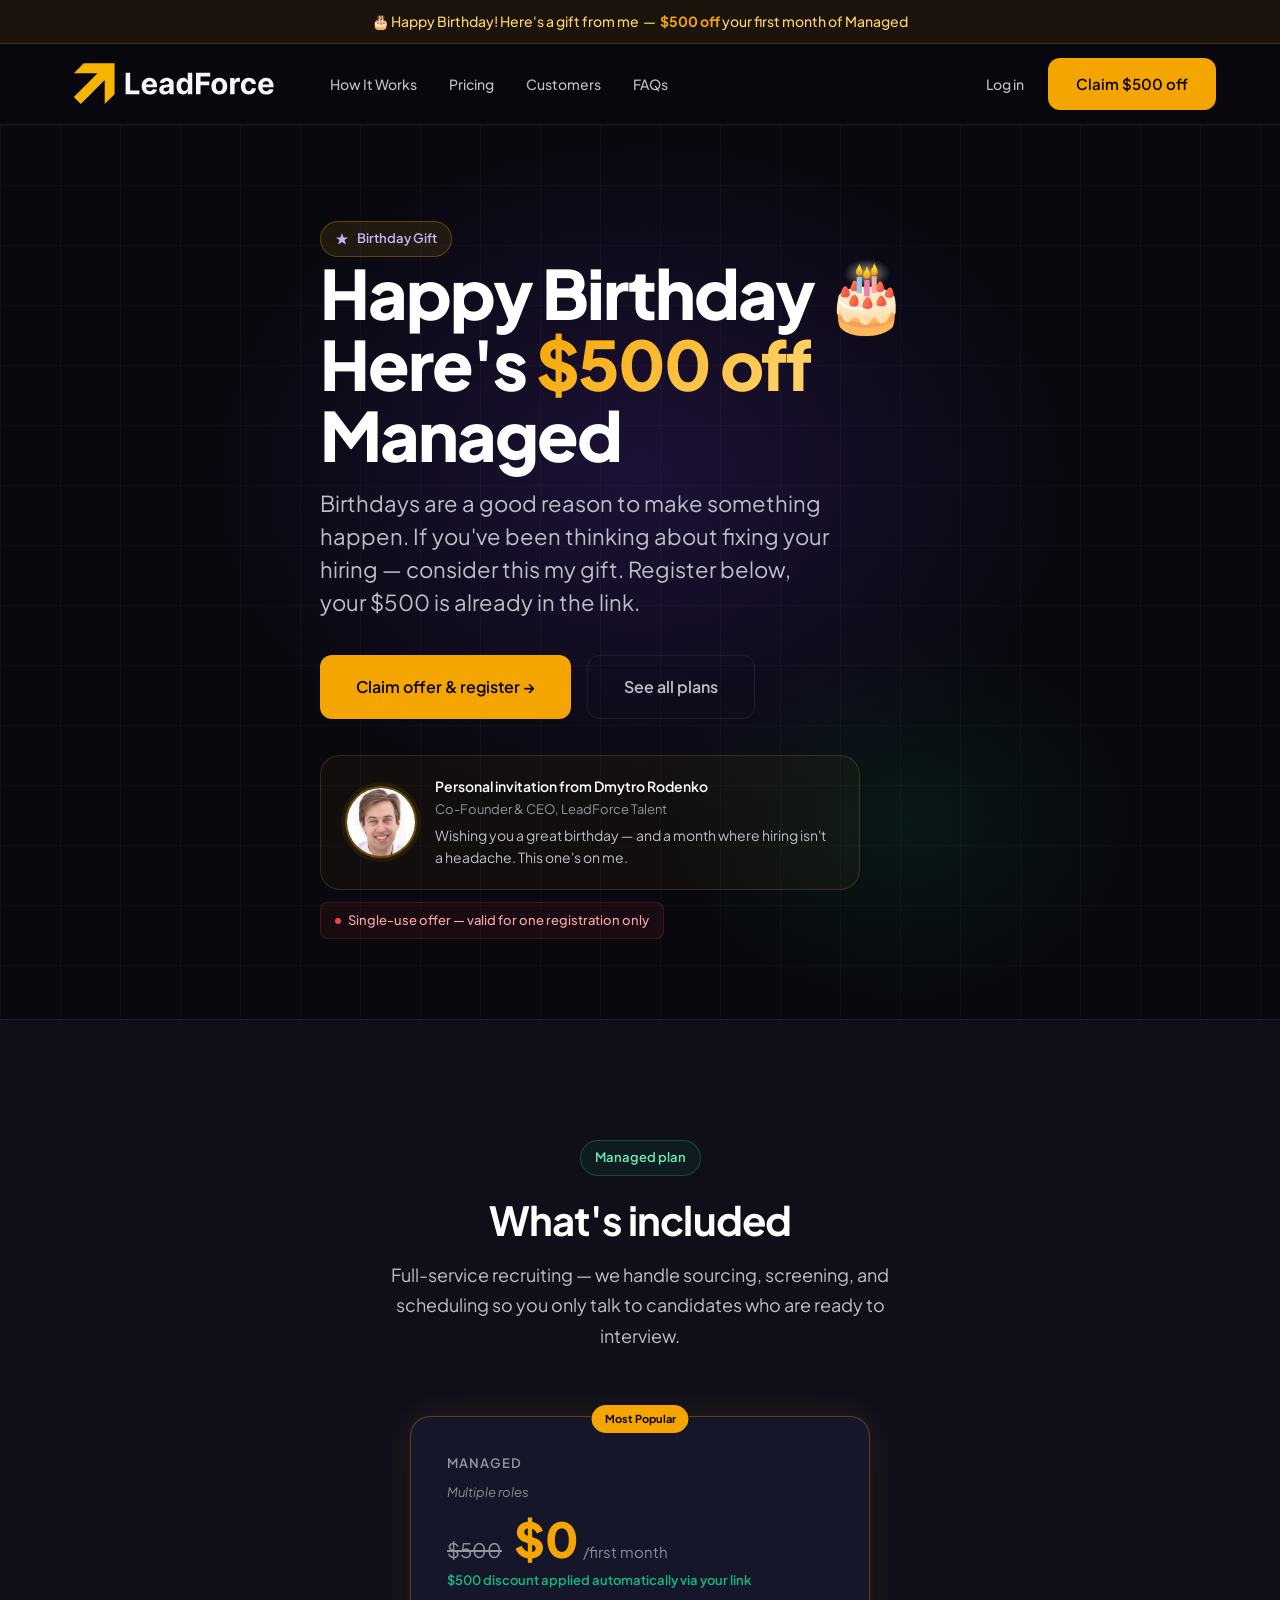
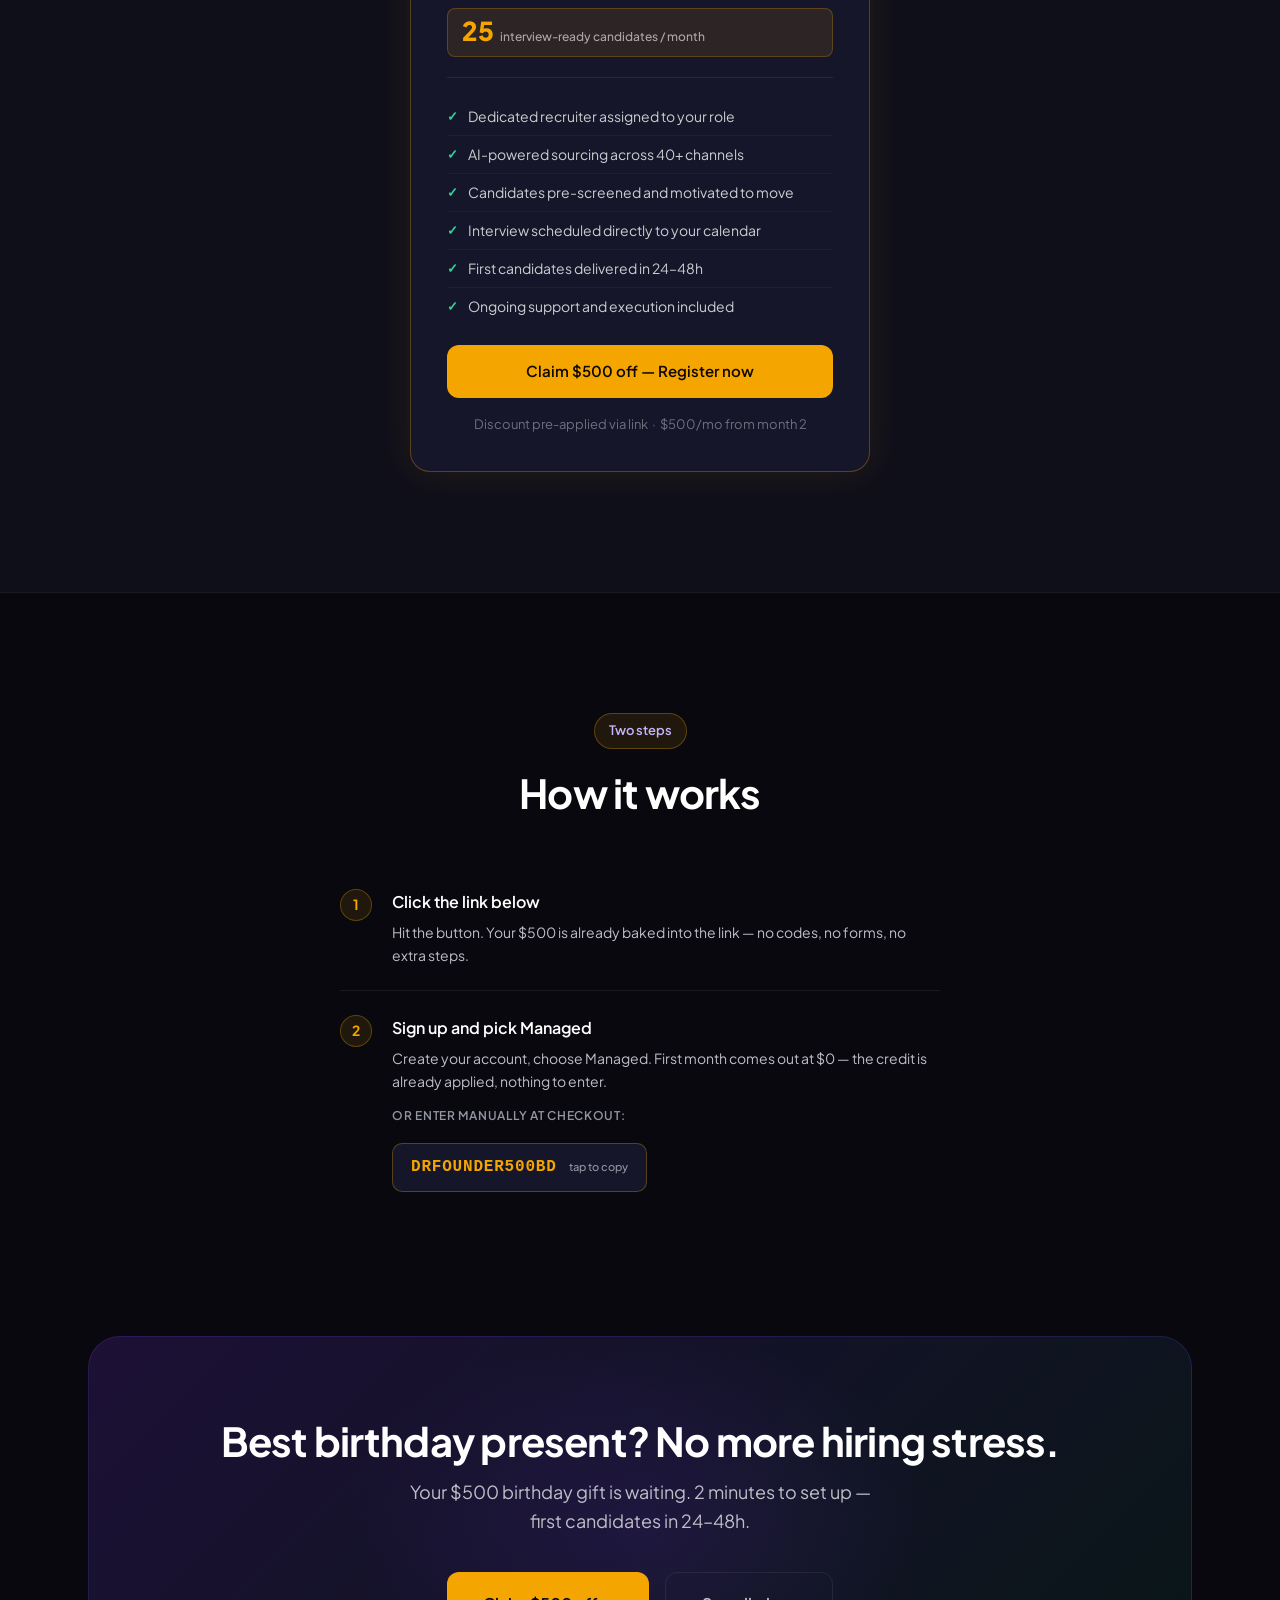
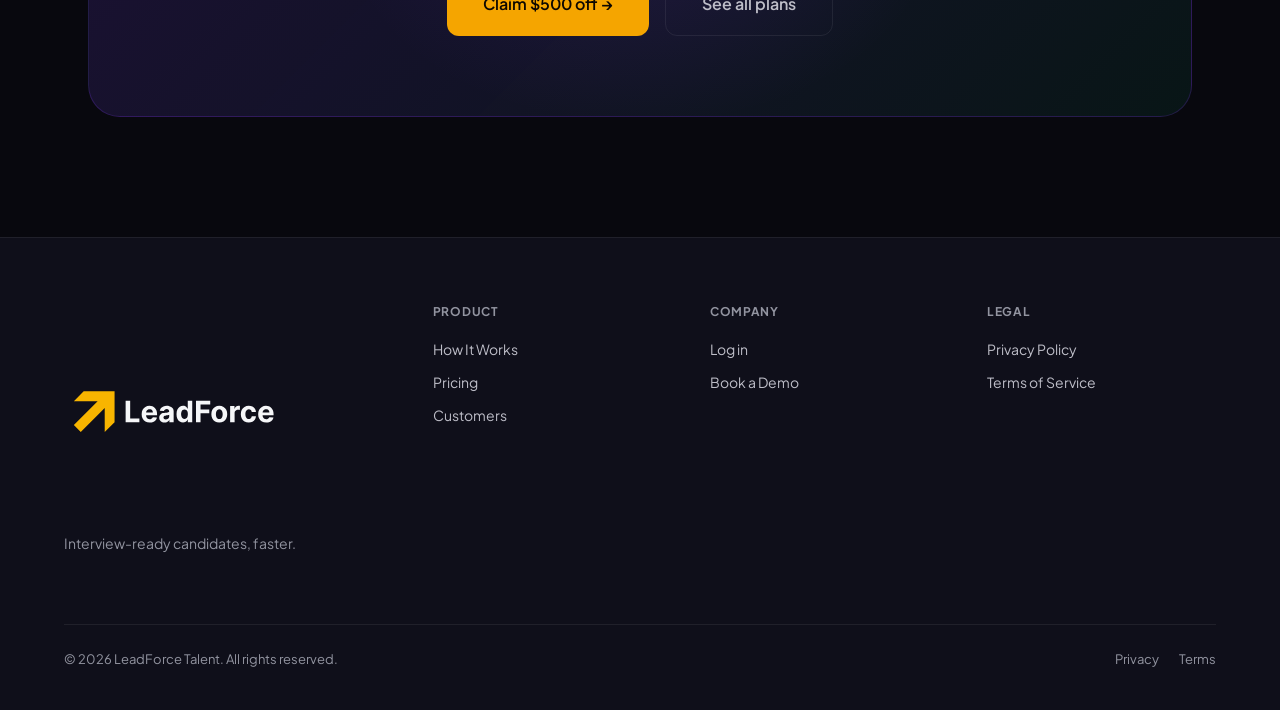
<file: drfounder500bdayen.html>
<!DOCTYPE html>
<html lang="en">
<head>
  <meta charset="UTF-8">
  <meta name="viewport" content="width=device-width, initial-scale=1.0">
  <title>LeadForce Talent &mdash; Happy Birthday, $500 Gift Inside</title>
  <link rel="icon" type="image/png" sizes="32x32" href="assets/images/favicon-leadforce.png">
  <link rel="apple-touch-icon" href="assets/images/favicon-leadforce.png">
  <link rel="stylesheet" href="assets/css/main.css">
  <style>
    .promo-bar {
      background: rgba(245,165,0,0.08);
      border-bottom: 1px solid rgba(245,165,0,0.2);
      padding: 10px 24px;
      text-align: center;
      font-size: 14px;
      color: #FFD166;
      font-weight: 500;
    }
    .promo-bar strong { color: var(--accent-primary); }

    .offer-highlight {
      display: inline-flex;
      align-items: baseline;
      gap: 8px;
      background: rgba(245,165,0,0.08);
      border: 1px solid rgba(245,165,0,0.25);
      border-radius: 12px;
      padding: 12px 20px;
      margin-bottom: 16px;
    }
    .offer-highlight-amount {
      font-size: 42px;
      font-weight: 800;
      color: var(--accent-primary);
      line-height: 1;
    }
    .offer-highlight-label {
      font-size: 15px;
      color: var(--text-secondary);
    }

    .step-number {
      width: 32px;
      height: 32px;
      border-radius: 50%;
      background: var(--accent-subtle);
      border: 1px solid var(--border-accent);
      display: flex;
      align-items: center;
      justify-content: center;
      font-size: 14px;
      font-weight: 700;
      color: var(--accent-primary);
      flex-shrink: 0;
    }

    .steps-list {
      display: flex;
      flex-direction: column;
      gap: 0;
    }
    .step-row {
      display: flex;
      gap: 20px;
      align-items: flex-start;
      padding: 24px 0;
      border-bottom: 1px solid var(--border);
    }
    .step-row:last-child { border-bottom: none; }
    .step-row-body h4 {
      font-size: 16px;
      font-weight: 600;
      margin-bottom: 6px;
      color: var(--text-primary);
    }
    .step-row-body p {
      font-size: 14px;
      color: var(--text-secondary);
      line-height: 1.6;
    }

    .code-block {
      display: inline-flex;
      align-items: center;
      gap: 12px;
      background: var(--bg-elevated);
      border: 1px solid var(--border-accent);
      border-radius: 10px;
      padding: 10px 18px;
      margin-top: 10px;
      font-family: 'Courier New', monospace;
      font-size: 16px;
      font-weight: 700;
      color: var(--accent-primary);
      letter-spacing: 0.05em;
      cursor: pointer;
      transition: background 0.2s;
      user-select: all;
    }
    .code-block:hover {
      background: rgba(245,165,0,0.06);
    }
    .code-copy-hint {
      font-family: 'Plus Jakarta Sans', sans-serif;
      font-size: 11px;
      font-weight: 500;
      color: var(--text-muted);
      letter-spacing: 0;
    }

    .managed-card-promo {
      background: var(--bg-elevated);
      border: 1px solid var(--border-accent);
      border-radius: var(--radius-lg);
      padding: 36px;
      box-shadow: 0 0 40px rgba(245,165,0,0.1);
      position: relative;
    }
    .managed-card-promo .pricing-badge-wrap {
      position: absolute;
      top: -13px;
      left: 50%;
      transform: translateX(-50%);
    }

    .promo-original-price {
      font-size: 20px;
      color: var(--text-muted);
      text-decoration: line-through;
      margin-right: 8px;
    }
    .promo-first-month {
      font-size: 13px;
      color: var(--accent-secondary);
      font-weight: 600;
    }

    .invite-block {
      display: flex;
      align-items: center;
      gap: 18px;
      background: rgba(245,165,0,0.04);
      border: 1px solid rgba(245,165,0,0.18);
      border-radius: var(--radius-lg);
      padding: 20px 24px;
      margin-top: 36px;
      max-width: 540px;
    }
    .invite-avatar {
      width: 72px;
      height: 72px;
      border-radius: 50%;
      object-fit: cover;
      border: 2px solid rgba(245,165,0,0.4);
      box-shadow: 0 0 0 4px rgba(245,165,0,0.08);
      flex-shrink: 0;
    }
    .invite-text {
      font-size: 14px;
      color: var(--text-secondary);
      line-height: 1.55;
    }
    .invite-text strong {
      color: var(--text-primary);
      font-weight: 600;
    }
    .invite-text em {
      font-style: normal;
      color: var(--text-muted);
      font-size: 13px;
    }

    .one-time-note {
      display: inline-flex;
      align-items: center;
      gap: 7px;
      background: rgba(239,68,68,0.07);
      border: 1px solid rgba(239,68,68,0.2);
      border-radius: 8px;
      padding: 7px 14px;
      font-size: 13px;
      font-weight: 500;
      color: #FCA5A5;
      margin-top: 12px;
    }
    .one-time-dot {
      width: 6px; height: 6px;
      border-radius: 50%;
      background: #EF4444;
      flex-shrink: 0;
    }

    .toast-notify {
      position: fixed;
      bottom: 24px;
      left: 50%;
      transform: translateX(-50%) translateY(12px);
      background: var(--bg-elevated);
      border: 1px solid rgba(16,185,129,0.35);
      color: #6EE7B7;
      padding: 11px 24px;
      border-radius: 100px;
      font-size: 14px;
      font-weight: 600;
      opacity: 0;
      pointer-events: none;
      transition: all 0.3s ease;
      z-index: 200;
      white-space: nowrap;
    }
    .toast-notify.show {
      opacity: 1;
      transform: translateX(-50%) translateY(0);
    }
  </style>
</head>
<body>

<!-- Promo top bar instead of announcement bar -->
<div class="promo-bar">🎂 Happy Birthday! Here's a gift from me &nbsp;&mdash;&nbsp; <strong>$500 off</strong> your first month of Managed</div>

<header class="nav">
  <div class="container">
    <nav class="nav-inner">
      <a href="index.html" class="nav-logo">
        <svg class="nav-logo-svg" aria-label="LeadForce" viewBox="0 0 335 335" xmlns="http://www.w3.org/2000/svg">
          <path fill-rule="evenodd" clip-rule="evenodd" d="M62 136H30L15 151H30H51.2525L15 187.252L25.5 198L62 161.5L62 183V198L77 183L77 136H76.5H62Z" fill="#F8B500"/>
          <path d="M307.842 183.479C305.317 183.479 303.144 182.968 301.322 181.945C299.511 180.912 298.116 179.452 297.135 177.567C296.155 175.67 295.665 173.428 295.665 170.839C295.665 168.314 296.155 166.098 297.135 164.191C298.116 162.284 299.495 160.798 301.274 159.733C303.064 158.668 305.163 158.135 307.57 158.135C309.19 158.135 310.697 158.396 312.093 158.918C313.499 159.429 314.724 160.202 315.768 161.235C316.823 162.268 317.643 163.568 318.229 165.134C318.815 166.69 319.108 168.511 319.108 170.599V172.469H298.382V168.25H312.7C312.7 167.27 312.487 166.402 312.061 165.646C311.635 164.889 311.043 164.298 310.287 163.872C309.541 163.435 308.673 163.217 307.682 163.217C306.649 163.217 305.733 163.456 304.934 163.936C304.145 164.404 303.528 165.038 303.08 165.837C302.633 166.626 302.404 167.505 302.393 168.474V172.485C302.393 173.7 302.617 174.749 303.064 175.633C303.522 176.517 304.167 177.199 304.998 177.679C305.829 178.158 306.814 178.398 307.954 178.398C308.71 178.398 309.403 178.291 310.031 178.078C310.66 177.865 311.198 177.545 311.645 177.119C312.093 176.693 312.434 176.171 312.668 175.553L318.964 175.969C318.645 177.482 317.99 178.803 316.999 179.932C316.019 181.05 314.751 181.924 313.195 182.553C311.651 183.17 309.866 183.479 307.842 183.479Z" fill="#F5F6F8"/>
          <path d="M281.335 183.479C278.821 183.479 276.658 182.947 274.847 181.881C273.047 180.805 271.662 179.314 270.692 177.407C269.734 175.5 269.254 173.305 269.254 170.823C269.254 168.309 269.739 166.104 270.708 164.207C271.688 162.3 273.079 160.814 274.879 159.749C276.68 158.673 278.821 158.135 281.303 158.135C283.444 158.135 285.319 158.524 286.928 159.301C288.537 160.079 289.81 161.171 290.747 162.577C291.685 163.984 292.202 165.635 292.297 167.531H285.873C285.692 166.306 285.213 165.321 284.435 164.575C283.668 163.819 282.661 163.44 281.415 163.44C280.36 163.44 279.439 163.728 278.65 164.303C277.873 164.868 277.266 165.694 276.829 166.78C276.392 167.867 276.174 169.183 276.174 170.727C276.174 172.293 276.387 173.625 276.813 174.722C277.25 175.82 277.862 176.656 278.65 177.231C279.439 177.806 280.36 178.094 281.415 178.094C282.193 178.094 282.891 177.934 283.508 177.615C284.137 177.295 284.654 176.832 285.058 176.224C285.474 175.607 285.746 174.866 285.873 174.003H292.297C292.191 175.878 291.68 177.529 290.763 178.957C289.858 180.374 288.606 181.482 287.008 182.281C285.41 183.08 283.519 183.479 281.335 183.479Z" fill="#F5F6F8"/>
          <path d="M252.974 183V158.455H259.574V162.737H259.83C260.277 161.214 261.028 160.063 262.083 159.285C263.138 158.497 264.352 158.103 265.727 158.103C266.068 158.103 266.435 158.124 266.829 158.167C267.223 158.21 267.57 158.268 267.868 158.343V164.383C267.548 164.287 267.106 164.202 266.542 164.127C265.977 164.053 265.46 164.016 264.992 164.016C263.99 164.016 263.095 164.234 262.307 164.671C261.529 165.097 260.911 165.694 260.453 166.461C260.006 167.228 259.782 168.112 259.782 169.113V183H252.974Z" fill="#F5F6F8"/>
          <path d="M236.467 183.479C233.985 183.479 231.838 182.952 230.027 181.897C228.227 180.832 226.836 179.351 225.856 177.455C224.876 175.548 224.386 173.337 224.386 170.823C224.386 168.288 224.876 166.072 225.856 164.175C226.836 162.268 228.227 160.788 230.027 159.733C231.838 158.668 233.985 158.135 236.467 158.135C238.949 158.135 241.091 158.668 242.891 159.733C244.702 160.788 246.098 162.268 247.078 164.175C248.058 166.072 248.548 168.288 248.548 170.823C248.548 173.337 248.058 175.548 247.078 177.455C246.098 179.351 244.702 180.832 242.891 181.897C241.091 182.952 238.949 183.479 236.467 183.479ZM236.499 178.206C237.628 178.206 238.571 177.886 239.327 177.247C240.084 176.597 240.654 175.713 241.037 174.594C241.431 173.476 241.629 172.203 241.629 170.775C241.629 169.348 241.431 168.075 241.037 166.956C240.654 165.837 240.084 164.953 239.327 164.303C238.571 163.653 237.628 163.328 236.499 163.328C235.359 163.328 234.4 163.653 233.622 164.303C232.855 164.953 232.275 165.837 231.881 166.956C231.497 168.075 231.305 169.348 231.305 170.775C231.305 172.203 231.497 173.476 231.881 174.594C232.275 175.713 232.855 176.597 233.622 177.247C234.4 177.886 235.359 178.206 236.499 178.206Z" fill="#F5F6F8"/>
          <path d="M200.983 183V150.273H222.652V155.978H207.903V163.776H221.214V169.481H207.903V183H200.983Z" fill="#F5F6F8"/>
          <path d="M181.292 183.399C179.427 183.399 177.739 182.92 176.226 181.961C174.724 180.992 173.531 179.57 172.646 177.695C171.773 175.809 171.336 173.497 171.336 170.759C171.336 167.947 171.789 165.608 172.694 163.744C173.6 161.869 174.804 160.468 176.306 159.541C177.819 158.604 179.475 158.135 181.276 158.135C182.65 158.135 183.795 158.369 184.711 158.838C185.638 159.296 186.384 159.871 186.949 160.564C187.524 161.246 187.961 161.917 188.259 162.577H188.467V150.273H195.258V183H188.547V179.069H188.259C187.939 179.751 187.487 180.427 186.901 181.098C186.325 181.759 185.574 182.308 184.647 182.744C183.731 183.181 182.613 183.399 181.292 183.399ZM183.449 177.982C184.546 177.982 185.473 177.684 186.23 177.087C186.997 176.48 187.583 175.633 187.987 174.546C188.403 173.46 188.611 172.187 188.611 170.727C188.611 169.268 188.408 168 188.003 166.924C187.598 165.848 187.013 165.017 186.246 164.431C185.478 163.845 184.546 163.552 183.449 163.552C182.33 163.552 181.388 163.856 180.621 164.463C179.853 165.07 179.273 165.912 178.879 166.988C178.484 168.064 178.287 169.31 178.287 170.727C178.287 172.155 178.484 173.417 178.879 174.515C179.283 175.601 179.864 176.453 180.621 177.071C181.388 177.679 182.33 177.982 183.449 177.982Z" fill="#F5F6F8"/>
          <path d="M153.143 183.463C151.577 183.463 150.181 183.192 148.956 182.648C147.731 182.094 146.761 181.279 146.047 180.203C145.344 179.117 144.993 177.764 144.993 176.145C144.993 174.781 145.243 173.636 145.744 172.709C146.245 171.782 146.926 171.036 147.789 170.472C148.652 169.907 149.632 169.481 150.73 169.193C151.838 168.906 152.999 168.703 154.213 168.586C155.641 168.437 156.791 168.298 157.665 168.17C158.539 168.032 159.172 167.83 159.567 167.563C159.961 167.297 160.158 166.903 160.158 166.381V166.285C160.158 165.273 159.838 164.49 159.199 163.936C158.571 163.382 157.676 163.105 156.514 163.105C155.289 163.105 154.315 163.376 153.59 163.92C152.866 164.452 152.386 165.124 152.152 165.933L145.856 165.422C146.175 163.93 146.804 162.641 147.741 161.555C148.679 160.457 149.888 159.616 151.369 159.03C152.86 158.433 154.586 158.135 156.546 158.135C157.91 158.135 159.215 158.295 160.462 158.614C161.719 158.934 162.832 159.429 163.801 160.101C164.782 160.772 165.554 161.635 166.119 162.689C166.683 163.733 166.965 164.985 166.965 166.445V183H160.509V179.596H160.318C159.924 180.363 159.396 181.04 158.736 181.626C158.075 182.201 157.282 182.654 156.355 182.984C155.428 183.304 154.357 183.463 153.143 183.463ZM155.092 178.765C156.094 178.765 156.978 178.568 157.745 178.174C158.512 177.769 159.114 177.226 159.551 176.544C159.987 175.862 160.206 175.09 160.206 174.227V171.622C159.993 171.761 159.7 171.888 159.327 172.006C158.965 172.112 158.555 172.213 158.096 172.309C157.638 172.395 157.18 172.474 156.722 172.549C156.264 172.613 155.849 172.672 155.476 172.725C154.677 172.842 153.979 173.028 153.382 173.284C152.786 173.54 152.322 173.886 151.992 174.323C151.662 174.749 151.497 175.282 151.497 175.921C151.497 176.848 151.832 177.556 152.503 178.046C153.185 178.526 154.048 178.765 155.092 178.765Z" fill="#F5F6F8"/>
          <path d="M130.435 183.479C127.91 183.479 125.737 182.968 123.915 181.945C122.104 180.912 120.708 179.452 119.728 177.567C118.748 175.67 118.258 173.428 118.258 170.839C118.258 168.314 118.748 166.098 119.728 164.191C120.708 162.284 122.088 160.798 123.867 159.733C125.657 158.668 127.756 158.135 130.163 158.135C131.783 158.135 133.29 158.396 134.686 158.918C136.092 159.429 137.317 160.202 138.361 161.235C139.416 162.268 140.236 163.568 140.822 165.134C141.408 166.69 141.701 168.511 141.701 170.599V172.469H120.975V168.25H135.293C135.293 167.27 135.08 166.402 134.654 165.646C134.228 164.889 133.636 164.298 132.88 163.872C132.134 163.435 131.266 163.217 130.275 163.217C129.242 163.217 128.326 163.456 127.527 163.936C126.738 164.404 126.12 165.038 125.673 165.837C125.225 166.626 124.996 167.505 124.986 168.474V172.485C124.986 173.7 125.209 174.749 125.657 175.633C126.115 176.517 126.759 177.199 127.59 177.679C128.421 178.158 129.407 178.398 130.547 178.398C131.303 178.398 131.996 178.291 132.624 178.078C133.253 177.865 133.791 177.545 134.238 177.119C134.686 176.693 135.027 176.171 135.261 175.553L141.557 175.969C141.237 177.482 140.582 178.803 139.592 179.932C138.611 181.05 137.344 181.924 135.788 182.553C134.243 183.17 132.459 183.479 130.435 183.479Z" fill="#F5F6F8"/>
          <path d="M93.8445 183V150.273H100.764V177.295H114.794V183H93.8445Z" fill="#F5F6F8"/>
        </svg>
      </a>
      <div class="nav-links">
        <a href="how-it-works.html">How It Works</a>
        <a href="pricing.html">Pricing</a>
        <a href="index.html#testimonials">Customers</a>
        <a href="pricing.html#faq">FAQs</a>
      </div>
      <div class="nav-actions">
        <a href="https://global.leadforcetalent.com/" class="nav-login">Log in</a>
        <a href="https://global.leadforcetalent.com/?id=DRFOUNDER500BD" class="btn btn-primary">Claim $500 off</a>
        <button class="nav-hamburger"><span></span><span></span><span></span></button>
      </div>
    </nav>
  </div>
  <div class="mobile-menu">
    <a href="how-it-works.html">How It Works</a>
    <a href="pricing.html">Pricing</a>
    <a href="index.html#testimonials">Customers</a>
    <a href="pricing.html#faq">FAQs</a>
    <a href="https://global.leadforcetalent.com/" class="nav-login">Log in</a>
    <a href="https://global.leadforcetalent.com/?id=DRFOUNDER500BD" class="btn btn-primary btn-full">Claim $500 off</a>
  </div>
</header>

<!-- HERO -->
<section class="hero section-dark" style="padding: 96px 0 80px; position: relative; overflow: hidden;">
  <div class="hero-bg"><div class="hero-grid"></div></div>
  <div class="container">
    <div style="max-width: 640px; position: relative; z-index: 1;">
      <div class="hero-badge reveal">
        <span class="badge">
          <svg width="14" height="14" viewBox="0 0 14 14" fill="none"><path d="M7 1L8.5 5.5H13L9.5 8L11 12.5L7 10L3 12.5L4.5 8L1 5.5H5.5L7 1Z" fill="#C4B5FD"/></svg>
          Birthday Gift
        </span>
      </div>
      <h1 class="hero-h1 reveal reveal-delay-1">
        Happy Birthday 🎂<br>Here's <span class="gradient-text">$500 off</span> Managed
      </h1>
      <p class="hero-h1-sub reveal reveal-delay-2" style="margin-top: 16px; max-width: 520px;">
        Birthdays are a good reason to make something happen. If you've been thinking about fixing your hiring &mdash; consider this my gift. Register below, your $500 is already in the link.
      </p>
      <div class="hero-ctas reveal reveal-delay-3">
        <a href="https://global.leadforcetalent.com/?id=DRFOUNDER500BD" class="btn btn-primary btn-lg" target="_blank" rel="noopener">
          Claim offer &amp; register &rarr;
        </a>
        <a href="pricing.html" class="btn btn-ghost btn-lg">See all plans</a>
      </div>
      <div class="invite-block reveal reveal-delay-4">
        <img class="invite-avatar" src="[data-uri]" alt="Dmytro Rodenko">
        <div class="invite-text">
          <strong>Personal invitation from Dmytro Rodenko</strong><br>
          <em>Co-Founder &amp; CEO, LeadForce Talent</em>
          <span style="margin-top:6px;display:block;">Wishing you a great birthday &mdash; and a month where hiring isn&#39;t a headache. This one&#39;s on me.</span>
        </div>
      </div>
      <div class="one-time-note reveal reveal-delay-4">
        <div class="one-time-dot"></div>
        Single-use offer &mdash; valid for one registration only
      </div>
    </div>
  </div>
</section>

<!-- WHAT YOU GET: Managed card -->
<section class="section section-surface section-border-t">
  <div class="container">
    <div class="section-label reveal"><span class="badge badge-success">Managed plan</span></div>
    <h2 class="h2 section-headline reveal reveal-delay-1">What's included</h2>
    <p class="section-sub reveal reveal-delay-2">Full-service recruiting &mdash; we handle sourcing, screening, and scheduling so you only talk to candidates who are ready to interview.</p>

    <div style="max-width: 460px; margin: 0 auto;">
      <div class="managed-card-promo reveal reveal-delay-2">
        <div class="pricing-badge-wrap"><span class="badge badge-featured">Most Popular</span></div>
        <div class="pricing-name">Managed</div>
        <div class="pricing-plan-sub">Multiple roles</div>
        <div class="pricing-price-row">
          <span class="promo-original-price">$500</span>
          <span class="pricing-amount" style="color: var(--accent-primary);">$0</span>
          <span class="pricing-suffix">/first month</span>
        </div>
        <p class="promo-first-month" style="margin-bottom: 16px;">$500 discount applied automatically via your link</p>
        <div class="pricing-cand-chip">
          <span class="pricing-cand-num">25</span>
          <span class="pricing-cand-label">interview-ready candidates / month</span>
        </div>
        <hr class="pricing-divider">
        <ul class="pricing-features">
          <li>Dedicated recruiter assigned to your role</li>
          <li>AI-powered sourcing across 40+ channels</li>
          <li>Candidates pre-screened and motivated to move</li>
          <li>Interview scheduled directly to your calendar</li>
          <li>First candidates delivered in 24&ndash;48h</li>
          <li>Ongoing support and execution included</li>
        </ul>
        <a href="https://global.leadforcetalent.com/?id=DRFOUNDER500BD" class="btn btn-primary btn-full" target="_blank" rel="noopener">
          Claim $500 off &mdash; Register now
        </a>
        <p class="pricing-trust" style="margin-top: 16px;">Discount pre-applied via link &nbsp;&middot;&nbsp; $500/mo from month 2</p>
      </div>
    </div>
  </div>
</section>

<!-- HOW IT WORKS -->
<section class="section section-dark section-border-t">
  <div class="container">
    <div class="section-label reveal"><span class="badge">Two steps</span></div>
    <h2 class="h2 section-headline reveal reveal-delay-1">How it works</h2>

    <div style="max-width: 600px; margin: 48px auto 0;">
      <div class="steps-list">
        <div class="step-row reveal">
          <div class="step-number">1</div>
          <div class="step-row-body">
            <h4>Click the link below</h4>
            <p>Hit the button. Your $500 is already baked into the link &mdash; no codes, no forms, no extra steps.</p>
          </div>
        </div>
        <div class="step-row reveal reveal-delay-1">
          <div class="step-number">2</div>
          <div class="step-row-body">
            <h4>Sign up and pick Managed</h4>
            <p>Create your account, choose Managed. First month comes out at $0 &mdash; the credit is already applied, nothing to enter.</p>
            <div style="margin-top: 14px;">
              <p style="font-size: 12px; color: var(--text-muted); text-transform: uppercase; letter-spacing: 0.06em; font-weight: 600; margin-bottom: 8px;">Or enter manually at checkout:</p>
              <div class="code-block" onclick="copyCode()">
                DRFOUNDER500BD
                <span class="code-copy-hint">tap to copy</span>
              </div>
            </div>
          </div>
        </div>
      </div>
    </div>
  </div>
</section>

<!-- CTA BANNER -->
<div class="container" style="padding-bottom: 0;">
  <div class="cta-banner reveal">
    <div class="cta-banner-inner">
      <h2 class="h2" style="margin-bottom: 12px;">Best birthday present? No more hiring stress.</h2>
      <p>Your $500 birthday gift is waiting. 2 minutes to set up &mdash; first candidates in 24&ndash;48h.</p>
      <div class="cta-banner-btns">
        <a href="https://global.leadforcetalent.com/?id=DRFOUNDER500BD" class="btn btn-primary btn-lg" target="_blank" rel="noopener">Claim $500 off &rarr;</a>
        <a href="pricing.html" class="btn btn-ghost btn-lg">See all plans</a>
      </div>
    </div>
  </div>
</div>

<!-- FOOTER -->
<footer class="footer">
  <div class="container">
    <div class="footer-grid">
      <div>
        <a href="index.html" class="nav-logo" style="margin-bottom: 10px;">
          <svg class="nav-logo-svg" aria-label="LeadForce" viewBox="0 0 335 335" xmlns="http://www.w3.org/2000/svg">
            <path fill-rule="evenodd" clip-rule="evenodd" d="M62 136H30L15 151H30H51.2525L15 187.252L25.5 198L62 161.5L62 183V198L77 183L77 136H76.5H62Z" fill="#F8B500"/>
            <path d="M307.842 183.479C305.317 183.479 303.144 182.968 301.322 181.945C299.511 180.912 298.116 179.452 297.135 177.567C296.155 175.67 295.665 173.428 295.665 170.839C295.665 168.314 296.155 166.098 297.135 164.191C298.116 162.284 299.495 160.798 301.274 159.733C303.064 158.668 305.163 158.135 307.57 158.135C309.19 158.135 310.697 158.396 312.093 158.918C313.499 159.429 314.724 160.202 315.768 161.235C316.823 162.268 317.643 163.568 318.229 165.134C318.815 166.69 319.108 168.511 319.108 170.599V172.469H298.382V168.25H312.7C312.7 167.27 312.487 166.402 312.061 165.646C311.635 164.889 311.043 164.298 310.287 163.872C309.541 163.435 308.673 163.217 307.682 163.217C306.649 163.217 305.733 163.456 304.934 163.936C304.145 164.404 303.528 165.038 303.08 165.837C302.633 166.626 302.404 167.505 302.393 168.474V172.485C302.393 173.7 302.617 174.749 303.064 175.633C303.522 176.517 304.167 177.199 304.998 177.679C305.829 178.158 306.814 178.398 307.954 178.398C308.71 178.398 309.403 178.291 310.031 178.078C310.66 177.865 311.198 177.545 311.645 177.119C312.093 176.693 312.434 176.171 312.668 175.553L318.964 175.969C318.645 177.482 317.99 178.803 316.999 179.932C316.019 181.05 314.751 181.924 313.195 182.553C311.651 183.17 309.866 183.479 307.842 183.479Z" fill="#F5F6F8"/>
            <path d="M281.335 183.479C278.821 183.479 276.658 182.947 274.847 181.881C273.047 180.805 271.662 179.314 270.692 177.407C269.734 175.5 269.254 173.305 269.254 170.823C269.254 168.309 269.739 166.104 270.708 164.207C271.688 162.3 273.079 160.814 274.879 159.749C276.68 158.673 278.821 158.135 281.303 158.135C283.444 158.135 285.319 158.524 286.928 159.301C288.537 160.079 289.81 161.171 290.747 162.577C291.685 163.984 292.202 165.635 292.297 167.531H285.873C285.692 166.306 285.213 165.321 284.435 164.575C283.668 163.819 282.661 163.44 281.415 163.44C280.36 163.44 279.439 163.728 278.65 164.303C277.873 164.868 277.266 165.694 276.829 166.78C276.392 167.867 276.174 169.183 276.174 170.727C276.174 172.293 276.387 173.625 276.813 174.722C277.25 175.82 277.862 176.656 278.65 177.231C279.439 177.806 280.36 178.094 281.415 178.094C282.193 178.094 282.891 177.934 283.508 177.615C284.137 177.295 284.654 176.832 285.058 176.224C285.474 175.607 285.746 174.866 285.873 174.003H292.297C292.191 175.878 291.68 177.529 290.763 178.957C289.858 180.374 288.606 181.482 287.008 182.281C285.41 183.08 283.519 183.479 281.335 183.479Z" fill="#F5F6F8"/>
            <path d="M252.974 183V158.455H259.574V162.737H259.83C260.277 161.214 261.028 160.063 262.083 159.285C263.138 158.497 264.352 158.103 265.727 158.103C266.068 158.103 266.435 158.124 266.829 158.167C267.223 158.21 267.57 158.268 267.868 158.343V164.383C267.548 164.287 267.106 164.202 266.542 164.127C265.977 164.053 265.46 164.016 264.992 164.016C263.99 164.016 263.095 164.234 262.307 164.671C261.529 165.097 260.911 165.694 260.453 166.461C260.006 167.228 259.782 168.112 259.782 169.113V183H252.974Z" fill="#F5F6F8"/>
            <path d="M236.467 183.479C233.985 183.479 231.838 182.952 230.027 181.897C228.227 180.832 226.836 179.351 225.856 177.455C224.876 175.548 224.386 173.337 224.386 170.823C224.386 168.288 224.876 166.072 225.856 164.175C226.836 162.268 228.227 160.788 230.027 159.733C231.838 158.668 233.985 158.135 236.467 158.135C238.949 158.135 241.091 158.668 242.891 159.733C244.702 160.788 246.098 162.268 247.078 164.175C248.058 166.072 248.548 168.288 248.548 170.823C248.548 173.337 248.058 175.548 247.078 177.455C246.098 179.351 244.702 180.832 242.891 181.897C241.091 182.952 238.949 183.479 236.467 183.479ZM236.499 178.206C237.628 178.206 238.571 177.886 239.327 177.247C240.084 176.597 240.654 175.713 241.037 174.594C241.431 173.476 241.629 172.203 241.629 170.775C241.629 169.348 241.431 168.075 241.037 166.956C240.654 165.837 240.084 164.953 239.327 164.303C238.571 163.653 237.628 163.328 236.499 163.328C235.359 163.328 234.4 163.653 233.622 164.303C232.855 164.953 232.275 165.837 231.881 166.956C231.497 168.075 231.305 169.348 231.305 170.775C231.305 172.203 231.497 173.476 231.881 174.594C232.275 175.713 232.855 176.597 233.622 177.247C234.4 177.886 235.359 178.206 236.499 178.206Z" fill="#F5F6F8"/>
            <path d="M200.983 183V150.273H222.652V155.978H207.903V163.776H221.214V169.481H207.903V183H200.983Z" fill="#F5F6F8"/>
            <path d="M181.292 183.399C179.427 183.399 177.739 182.92 176.226 181.961C174.724 180.992 173.531 179.57 172.646 177.695C171.773 175.809 171.336 173.497 171.336 170.759C171.336 167.947 171.789 165.608 172.694 163.744C173.6 161.869 174.804 160.468 176.306 159.541C177.819 158.604 179.475 158.135 181.276 158.135C182.65 158.135 183.795 158.369 184.711 158.838C185.638 159.296 186.384 159.871 186.949 160.564C187.524 161.246 187.961 161.917 188.259 162.577H188.467V150.273H195.258V183H188.547V179.069H188.259C187.939 179.751 187.487 180.427 186.901 181.098C186.325 181.759 185.574 182.308 184.647 182.744C183.731 183.181 182.613 183.399 181.292 183.399ZM183.449 177.982C184.546 177.982 185.473 177.684 186.23 177.087C186.997 176.48 187.583 175.633 187.987 174.546C188.403 173.46 188.611 172.187 188.611 170.727C188.611 169.268 188.408 168 188.003 166.924C187.598 165.848 187.013 165.017 186.246 164.431C185.478 163.845 184.546 163.552 183.449 163.552C182.33 163.552 181.388 163.856 180.621 164.463C179.853 165.07 179.273 165.912 178.879 166.988C178.484 168.064 178.287 169.31 178.287 170.727C178.287 172.155 178.484 173.417 178.879 174.515C179.283 175.601 179.864 176.453 180.621 177.071C181.388 177.679 182.33 177.982 183.449 177.982Z" fill="#F5F6F8"/>
            <path d="M153.143 183.463C151.577 183.463 150.181 183.192 148.956 182.648C147.731 182.094 146.761 181.279 146.047 180.203C145.344 179.117 144.993 177.764 144.993 176.145C144.993 174.781 145.243 173.636 145.744 172.709C146.245 171.782 146.926 171.036 147.789 170.472C148.652 169.907 149.632 169.481 150.73 169.193C151.838 168.906 152.999 168.703 154.213 168.586C155.641 168.437 156.791 168.298 157.665 168.17C158.539 168.032 159.172 167.83 159.567 167.563C159.961 167.297 160.158 166.903 160.158 166.381V166.285C160.158 165.273 159.838 164.49 159.199 163.936C158.571 163.382 157.676 163.105 156.514 163.105C155.289 163.105 154.315 163.376 153.59 163.92C152.866 164.452 152.386 165.124 152.152 165.933L145.856 165.422C146.175 163.93 146.804 162.641 147.741 161.555C148.679 160.457 149.888 159.616 151.369 159.03C152.86 158.433 154.586 158.135 156.546 158.135C157.91 158.135 159.215 158.295 160.462 158.614C161.719 158.934 162.832 159.429 163.801 160.101C164.782 160.772 165.554 161.635 166.119 162.689C166.683 163.733 166.965 164.985 166.965 166.445V183H160.509V179.596H160.318C159.924 180.363 159.396 181.04 158.736 181.626C158.075 182.201 157.282 182.654 156.355 182.984C155.428 183.304 154.357 183.463 153.143 183.463ZM155.092 178.765C156.094 178.765 156.978 178.568 157.745 178.174C158.512 177.769 159.114 177.226 159.551 176.544C159.987 175.862 160.206 175.09 160.206 174.227V171.622C159.993 171.761 159.7 171.888 159.327 172.006C158.965 172.112 158.555 172.213 158.096 172.309C157.638 172.395 157.18 172.474 156.722 172.549C156.264 172.613 155.849 172.672 155.476 172.725C154.677 172.842 153.979 173.028 153.382 173.284C152.786 173.54 152.322 173.886 151.992 174.323C151.662 174.749 151.497 175.282 151.497 175.921C151.497 176.848 151.832 177.556 152.503 178.046C153.185 178.526 154.048 178.765 155.092 178.765Z" fill="#F5F6F8"/>
            <path d="M130.435 183.479C127.91 183.479 125.737 182.968 123.915 181.945C122.104 180.912 120.708 179.452 119.728 177.567C118.748 175.67 118.258 173.428 118.258 170.839C118.258 168.314 118.748 166.098 119.728 164.191C120.708 162.284 122.088 160.798 123.867 159.733C125.657 158.668 127.756 158.135 130.163 158.135C131.783 158.135 133.29 158.396 134.686 158.918C136.092 159.429 137.317 160.202 138.361 161.235C139.416 162.268 140.236 163.568 140.822 165.134C141.408 166.69 141.701 168.511 141.701 170.599V172.469H120.975V168.25H135.293C135.293 167.27 135.08 166.402 134.654 165.646C134.228 164.889 133.636 164.298 132.88 163.872C132.134 163.435 131.266 163.217 130.275 163.217C129.242 163.217 128.326 163.456 127.527 163.936C126.738 164.404 126.12 165.038 125.673 165.837C125.225 166.626 124.996 167.505 124.986 168.474V172.485C124.986 173.7 125.209 174.749 125.657 175.633C126.115 176.517 126.759 177.199 127.59 177.679C128.421 178.158 129.407 178.398 130.547 178.398C131.303 178.398 131.996 178.291 132.624 178.078C133.253 177.865 133.791 177.545 134.238 177.119C134.686 176.693 135.027 176.171 135.261 175.553L141.557 175.969C141.237 177.482 140.582 178.803 139.592 179.932C138.611 181.05 137.344 181.924 135.788 182.553C134.243 183.17 132.459 183.479 130.435 183.479Z" fill="#F5F6F8"/>
            <path d="M93.8445 183V150.273H100.764V177.295H114.794V183H93.8445Z" fill="#F5F6F8"/>
          </svg>
        </a>
        <p class="footer-brand-tag">Interview-ready candidates, faster.</p>
      </div>
      <div>
        <div class="footer-col-heading">Product</div>
        <div class="footer-links">
          <a href="how-it-works.html">How It Works</a>
          <a href="pricing.html">Pricing</a>
          <a href="index.html#testimonials">Customers</a>
        </div>
      </div>
      <div>
        <div class="footer-col-heading">Company</div>
        <div class="footer-links">
          <a href="https://global.leadforcetalent.com/" target="_blank">Log in</a>
          <a href="https://calendly.com/lftw/leadforcetalent-meeting" target="_blank">Book a Demo</a>
        </div>
      </div>
      <div>
        <div class="footer-col-heading">Legal</div>
        <div class="footer-links">
          <a href="privacy.html">Privacy Policy</a>
          <a href="terms.html">Terms of Service</a>
        </div>
      </div>
    </div>
    <div class="footer-bottom">
      <span>&copy; 2026 LeadForce Talent. All rights reserved.</span>
      <div class="footer-legal">
        <a href="privacy.html">Privacy</a>
        <a href="terms.html">Terms</a>
      </div>
    </div>
  </div>
</footer>

<div class="toast-notify" id="toast">&#10003; Copied &mdash; DRFOUNDER500BD</div>

<script src="assets/js/main.js"></script>
<script>
  function copyCode() {
    navigator.clipboard.writeText('DRFOUNDER500BD').then(function() {
      var t = document.getElementById('toast');
      t.classList.add('show');
      setTimeout(function() { t.classList.remove('show'); }, 2500);
    });
  }
</script>

</body>
</html>
</file>
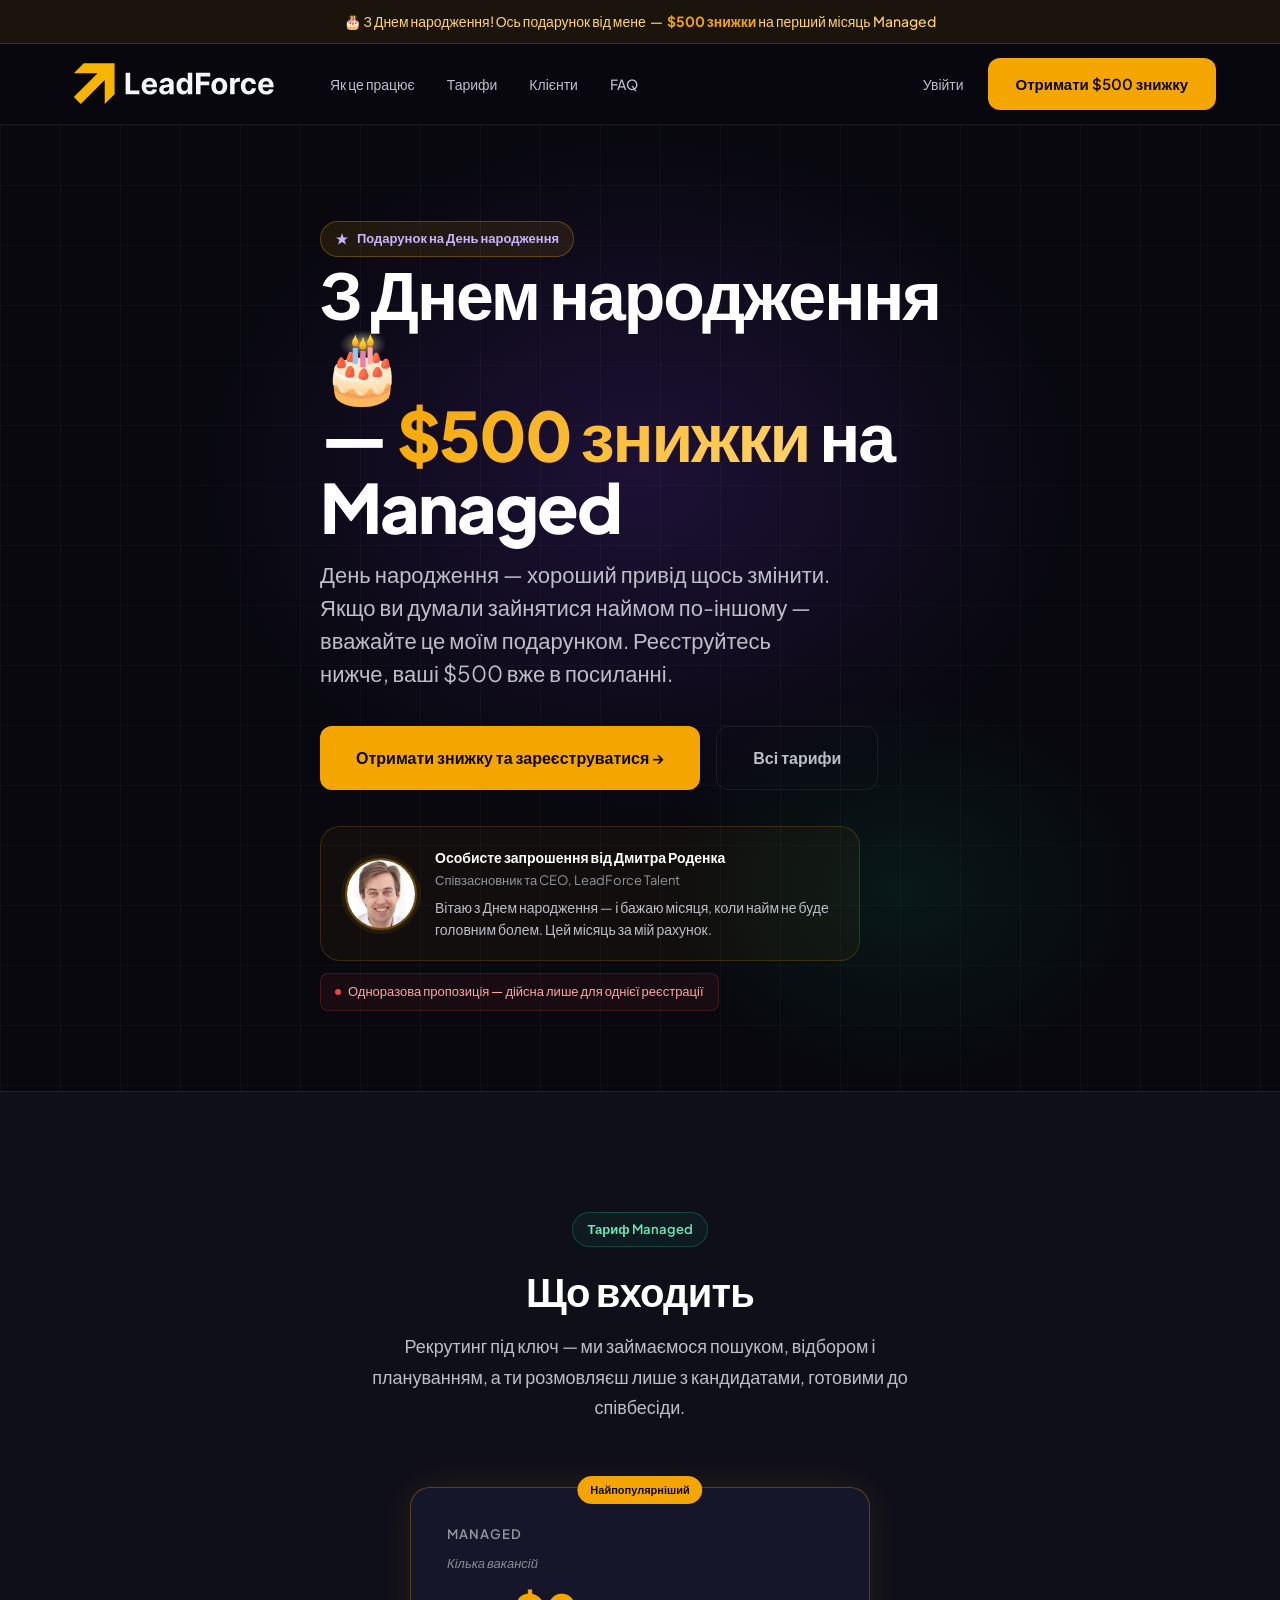
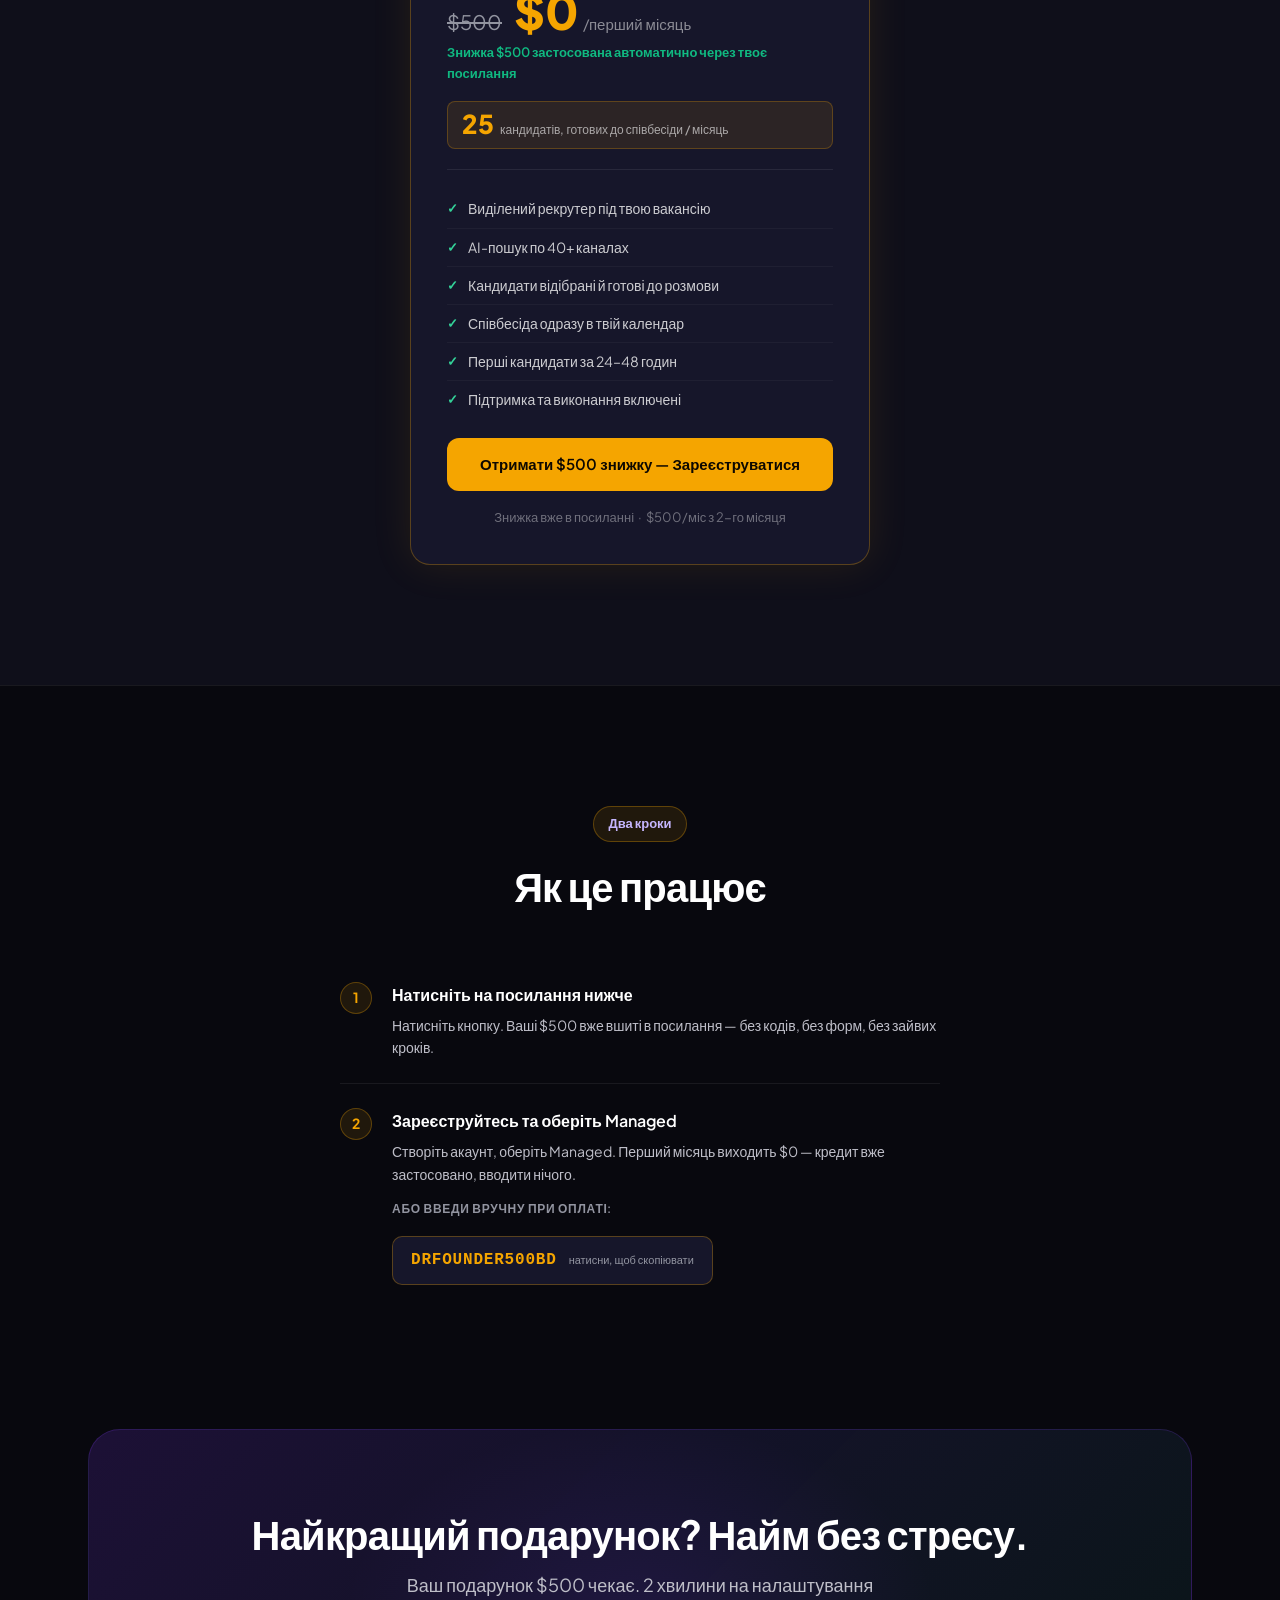
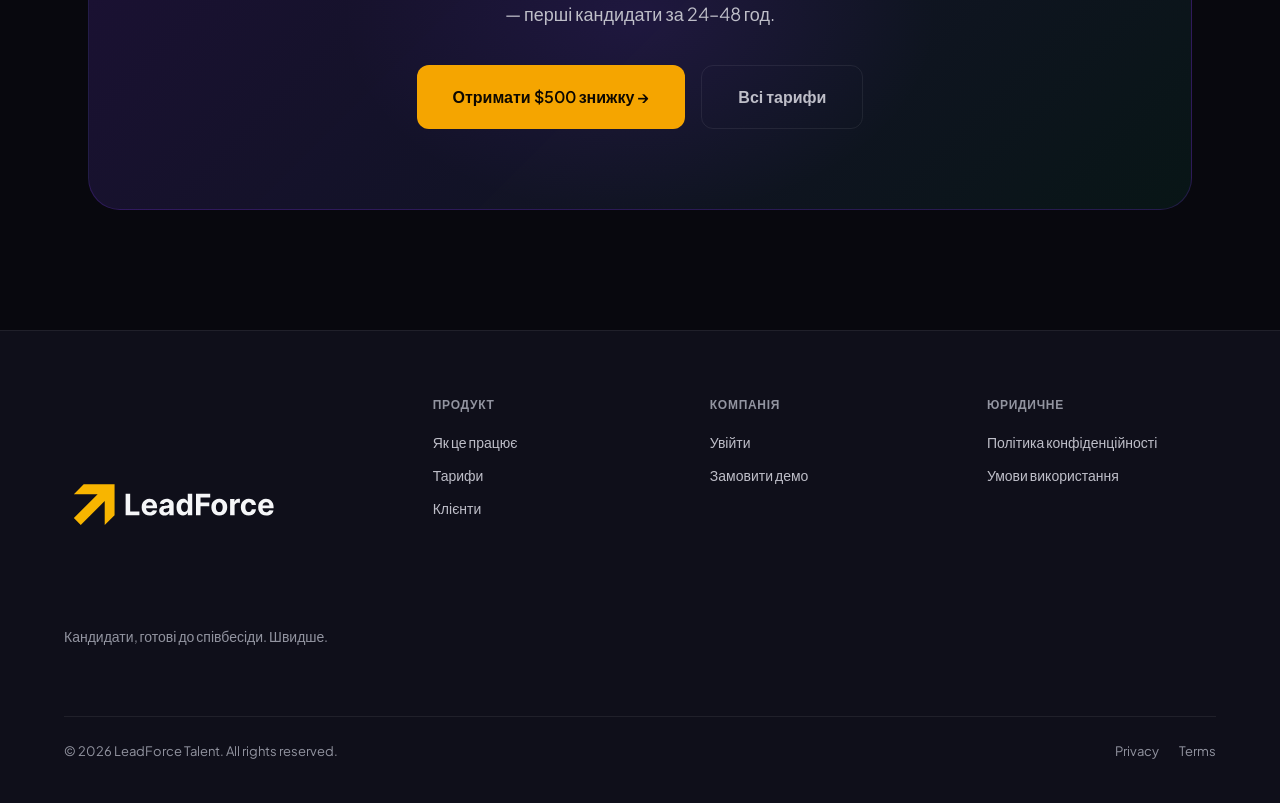
<file: drfounder500bdayua.html>
<!DOCTYPE html>
<html lang="uk">
<head>
  <meta charset="UTF-8">
  <meta name="viewport" content="width=device-width, initial-scale=1.0">
  <title>LeadForce Talent &mdash; З Днем народження, подарунок $500 всередині</title>
  <link rel="icon" type="image/png" sizes="32x32" href="assets/images/favicon-leadforce.png">
  <link rel="apple-touch-icon" href="assets/images/favicon-leadforce.png">
  <link rel="stylesheet" href="assets/css/main.css">
  <style>
    .promo-bar {
      background: rgba(245,165,0,0.08);
      border-bottom: 1px solid rgba(245,165,0,0.2);
      padding: 10px 24px;
      text-align: center;
      font-size: 14px;
      color: #FFD166;
      font-weight: 500;
    }
    .promo-bar strong { color: var(--accent-primary); }

    .offer-highlight {
      display: inline-flex;
      align-items: baseline;
      gap: 8px;
      background: rgba(245,165,0,0.08);
      border: 1px solid rgba(245,165,0,0.25);
      border-radius: 12px;
      padding: 12px 20px;
      margin-bottom: 16px;
    }
    .offer-highlight-amount {
      font-size: 42px;
      font-weight: 800;
      color: var(--accent-primary);
      line-height: 1;
    }
    .offer-highlight-label {
      font-size: 15px;
      color: var(--text-secondary);
    }

    .step-number {
      width: 32px;
      height: 32px;
      border-radius: 50%;
      background: var(--accent-subtle);
      border: 1px solid var(--border-accent);
      display: flex;
      align-items: center;
      justify-content: center;
      font-size: 14px;
      font-weight: 700;
      color: var(--accent-primary);
      flex-shrink: 0;
    }

    .steps-list {
      display: flex;
      flex-direction: column;
      gap: 0;
    }
    .step-row {
      display: flex;
      gap: 20px;
      align-items: flex-start;
      padding: 24px 0;
      border-bottom: 1px solid var(--border);
    }
    .step-row:last-child { border-bottom: none; }
    .step-row-body h4 {
      font-size: 16px;
      font-weight: 600;
      margin-bottom: 6px;
      color: var(--text-primary);
    }
    .step-row-body p {
      font-size: 14px;
      color: var(--text-secondary);
      line-height: 1.6;
    }

    .code-block {
      display: inline-flex;
      align-items: center;
      gap: 12px;
      background: var(--bg-elevated);
      border: 1px solid var(--border-accent);
      border-radius: 10px;
      padding: 10px 18px;
      margin-top: 10px;
      font-family: 'Courier New', monospace;
      font-size: 16px;
      font-weight: 700;
      color: var(--accent-primary);
      letter-spacing: 0.05em;
      cursor: pointer;
      transition: background 0.2s;
      user-select: all;
    }
    .code-block:hover {
      background: rgba(245,165,0,0.06);
    }
    .code-copy-hint {
      font-family: 'Plus Jakarta Sans', sans-serif;
      font-size: 11px;
      font-weight: 500;
      color: var(--text-muted);
      letter-spacing: 0;
    }

    .managed-card-promo {
      background: var(--bg-elevated);
      border: 1px solid var(--border-accent);
      border-radius: var(--radius-lg);
      padding: 36px;
      box-shadow: 0 0 40px rgba(245,165,0,0.1);
      position: relative;
    }
    .managed-card-promo .pricing-badge-wrap {
      position: absolute;
      top: -13px;
      left: 50%;
      transform: translateX(-50%);
    }

    .promo-original-price {
      font-size: 20px;
      color: var(--text-muted);
      text-decoration: line-through;
      margin-right: 8px;
    }
    .promo-first-month {
      font-size: 13px;
      color: var(--accent-secondary);
      font-weight: 600;
    }

    .invite-block {
      display: flex;
      align-items: center;
      gap: 18px;
      background: rgba(245,165,0,0.04);
      border: 1px solid rgba(245,165,0,0.18);
      border-radius: var(--radius-lg);
      padding: 20px 24px;
      margin-top: 36px;
      max-width: 540px;
    }
    .invite-avatar {
      width: 72px;
      height: 72px;
      border-radius: 50%;
      object-fit: cover;
      border: 2px solid rgba(245,165,0,0.4);
      box-shadow: 0 0 0 4px rgba(245,165,0,0.08);
      flex-shrink: 0;
    }
    .invite-text {
      font-size: 14px;
      color: var(--text-secondary);
      line-height: 1.55;
    }
    .invite-text strong {
      color: var(--text-primary);
      font-weight: 600;
    }
    .invite-text em {
      font-style: normal;
      color: var(--text-muted);
      font-size: 13px;
    }

    .one-time-note {
      display: inline-flex;
      align-items: center;
      gap: 7px;
      background: rgba(239,68,68,0.07);
      border: 1px solid rgba(239,68,68,0.2);
      border-radius: 8px;
      padding: 7px 14px;
      font-size: 13px;
      font-weight: 500;
      color: #FCA5A5;
      margin-top: 12px;
    }
    .one-time-dot {
      width: 6px; height: 6px;
      border-radius: 50%;
      background: #EF4444;
      flex-shrink: 0;
    }

    .toast-notify {
      position: fixed;
      bottom: 24px;
      left: 50%;
      transform: translateX(-50%) translateY(12px);
      background: var(--bg-elevated);
      border: 1px solid rgba(16,185,129,0.35);
      color: #6EE7B7;
      padding: 11px 24px;
      border-radius: 100px;
      font-size: 14px;
      font-weight: 600;
      opacity: 0;
      pointer-events: none;
      transition: all 0.3s ease;
      z-index: 200;
      white-space: nowrap;
    }
    .toast-notify.show {
      opacity: 1;
      transform: translateX(-50%) translateY(0);
    }
  </style>
</head>
<body>

<!-- Promo top bar instead of announcement bar -->
<div class="promo-bar">🎂 З Днем народження! Ось подарунок від мене &nbsp;&mdash;&nbsp; <strong>$500 знижки</strong> на перший місяць Managed</div>

<header class="nav">
  <div class="container">
    <nav class="nav-inner">
      <a href="index.html" class="nav-logo">
        <svg class="nav-logo-svg" aria-label="LeadForce" viewBox="0 0 335 335" xmlns="http://www.w3.org/2000/svg">
          <path fill-rule="evenodd" clip-rule="evenodd" d="M62 136H30L15 151H30H51.2525L15 187.252L25.5 198L62 161.5L62 183V198L77 183L77 136H76.5H62Z" fill="#F8B500"/>
          <path d="M307.842 183.479C305.317 183.479 303.144 182.968 301.322 181.945C299.511 180.912 298.116 179.452 297.135 177.567C296.155 175.67 295.665 173.428 295.665 170.839C295.665 168.314 296.155 166.098 297.135 164.191C298.116 162.284 299.495 160.798 301.274 159.733C303.064 158.668 305.163 158.135 307.57 158.135C309.19 158.135 310.697 158.396 312.093 158.918C313.499 159.429 314.724 160.202 315.768 161.235C316.823 162.268 317.643 163.568 318.229 165.134C318.815 166.69 319.108 168.511 319.108 170.599V172.469H298.382V168.25H312.7C312.7 167.27 312.487 166.402 312.061 165.646C311.635 164.889 311.043 164.298 310.287 163.872C309.541 163.435 308.673 163.217 307.682 163.217C306.649 163.217 305.733 163.456 304.934 163.936C304.145 164.404 303.528 165.038 303.08 165.837C302.633 166.626 302.404 167.505 302.393 168.474V172.485C302.393 173.7 302.617 174.749 303.064 175.633C303.522 176.517 304.167 177.199 304.998 177.679C305.829 178.158 306.814 178.398 307.954 178.398C308.71 178.398 309.403 178.291 310.031 178.078C310.66 177.865 311.198 177.545 311.645 177.119C312.093 176.693 312.434 176.171 312.668 175.553L318.964 175.969C318.645 177.482 317.99 178.803 316.999 179.932C316.019 181.05 314.751 181.924 313.195 182.553C311.651 183.17 309.866 183.479 307.842 183.479Z" fill="#F5F6F8"/>
          <path d="M281.335 183.479C278.821 183.479 276.658 182.947 274.847 181.881C273.047 180.805 271.662 179.314 270.692 177.407C269.734 175.5 269.254 173.305 269.254 170.823C269.254 168.309 269.739 166.104 270.708 164.207C271.688 162.3 273.079 160.814 274.879 159.749C276.68 158.673 278.821 158.135 281.303 158.135C283.444 158.135 285.319 158.524 286.928 159.301C288.537 160.079 289.81 161.171 290.747 162.577C291.685 163.984 292.202 165.635 292.297 167.531H285.873C285.692 166.306 285.213 165.321 284.435 164.575C283.668 163.819 282.661 163.44 281.415 163.44C280.36 163.44 279.439 163.728 278.65 164.303C277.873 164.868 277.266 165.694 276.829 166.78C276.392 167.867 276.174 169.183 276.174 170.727C276.174 172.293 276.387 173.625 276.813 174.722C277.25 175.82 277.862 176.656 278.65 177.231C279.439 177.806 280.36 178.094 281.415 178.094C282.193 178.094 282.891 177.934 283.508 177.615C284.137 177.295 284.654 176.832 285.058 176.224C285.474 175.607 285.746 174.866 285.873 174.003H292.297C292.191 175.878 291.68 177.529 290.763 178.957C289.858 180.374 288.606 181.482 287.008 182.281C285.41 183.08 283.519 183.479 281.335 183.479Z" fill="#F5F6F8"/>
          <path d="M252.974 183V158.455H259.574V162.737H259.83C260.277 161.214 261.028 160.063 262.083 159.285C263.138 158.497 264.352 158.103 265.727 158.103C266.068 158.103 266.435 158.124 266.829 158.167C267.223 158.21 267.57 158.268 267.868 158.343V164.383C267.548 164.287 267.106 164.202 266.542 164.127C265.977 164.053 265.46 164.016 264.992 164.016C263.99 164.016 263.095 164.234 262.307 164.671C261.529 165.097 260.911 165.694 260.453 166.461C260.006 167.228 259.782 168.112 259.782 169.113V183H252.974Z" fill="#F5F6F8"/>
          <path d="M236.467 183.479C233.985 183.479 231.838 182.952 230.027 181.897C228.227 180.832 226.836 179.351 225.856 177.455C224.876 175.548 224.386 173.337 224.386 170.823C224.386 168.288 224.876 166.072 225.856 164.175C226.836 162.268 228.227 160.788 230.027 159.733C231.838 158.668 233.985 158.135 236.467 158.135C238.949 158.135 241.091 158.668 242.891 159.733C244.702 160.788 246.098 162.268 247.078 164.175C248.058 166.072 248.548 168.288 248.548 170.823C248.548 173.337 248.058 175.548 247.078 177.455C246.098 179.351 244.702 180.832 242.891 181.897C241.091 182.952 238.949 183.479 236.467 183.479ZM236.499 178.206C237.628 178.206 238.571 177.886 239.327 177.247C240.084 176.597 240.654 175.713 241.037 174.594C241.431 173.476 241.629 172.203 241.629 170.775C241.629 169.348 241.431 168.075 241.037 166.956C240.654 165.837 240.084 164.953 239.327 164.303C238.571 163.653 237.628 163.328 236.499 163.328C235.359 163.328 234.4 163.653 233.622 164.303C232.855 164.953 232.275 165.837 231.881 166.956C231.497 168.075 231.305 169.348 231.305 170.775C231.305 172.203 231.497 173.476 231.881 174.594C232.275 175.713 232.855 176.597 233.622 177.247C234.4 177.886 235.359 178.206 236.499 178.206Z" fill="#F5F6F8"/>
          <path d="M200.983 183V150.273H222.652V155.978H207.903V163.776H221.214V169.481H207.903V183H200.983Z" fill="#F5F6F8"/>
          <path d="M181.292 183.399C179.427 183.399 177.739 182.92 176.226 181.961C174.724 180.992 173.531 179.57 172.646 177.695C171.773 175.809 171.336 173.497 171.336 170.759C171.336 167.947 171.789 165.608 172.694 163.744C173.6 161.869 174.804 160.468 176.306 159.541C177.819 158.604 179.475 158.135 181.276 158.135C182.65 158.135 183.795 158.369 184.711 158.838C185.638 159.296 186.384 159.871 186.949 160.564C187.524 161.246 187.961 161.917 188.259 162.577H188.467V150.273H195.258V183H188.547V179.069H188.259C187.939 179.751 187.487 180.427 186.901 181.098C186.325 181.759 185.574 182.308 184.647 182.744C183.731 183.181 182.613 183.399 181.292 183.399ZM183.449 177.982C184.546 177.982 185.473 177.684 186.23 177.087C186.997 176.48 187.583 175.633 187.987 174.546C188.403 173.46 188.611 172.187 188.611 170.727C188.611 169.268 188.408 168 188.003 166.924C187.598 165.848 187.013 165.017 186.246 164.431C185.478 163.845 184.546 163.552 183.449 163.552C182.33 163.552 181.388 163.856 180.621 164.463C179.853 165.07 179.273 165.912 178.879 166.988C178.484 168.064 178.287 169.31 178.287 170.727C178.287 172.155 178.484 173.417 178.879 174.515C179.283 175.601 179.864 176.453 180.621 177.071C181.388 177.679 182.33 177.982 183.449 177.982Z" fill="#F5F6F8"/>
          <path d="M153.143 183.463C151.577 183.463 150.181 183.192 148.956 182.648C147.731 182.094 146.761 181.279 146.047 180.203C145.344 179.117 144.993 177.764 144.993 176.145C144.993 174.781 145.243 173.636 145.744 172.709C146.245 171.782 146.926 171.036 147.789 170.472C148.652 169.907 149.632 169.481 150.73 169.193C151.838 168.906 152.999 168.703 154.213 168.586C155.641 168.437 156.791 168.298 157.665 168.17C158.539 168.032 159.172 167.83 159.567 167.563C159.961 167.297 160.158 166.903 160.158 166.381V166.285C160.158 165.273 159.838 164.49 159.199 163.936C158.571 163.382 157.676 163.105 156.514 163.105C155.289 163.105 154.315 163.376 153.59 163.92C152.866 164.452 152.386 165.124 152.152 165.933L145.856 165.422C146.175 163.93 146.804 162.641 147.741 161.555C148.679 160.457 149.888 159.616 151.369 159.03C152.86 158.433 154.586 158.135 156.546 158.135C157.91 158.135 159.215 158.295 160.462 158.614C161.719 158.934 162.832 159.429 163.801 160.101C164.782 160.772 165.554 161.635 166.119 162.689C166.683 163.733 166.965 164.985 166.965 166.445V183H160.509V179.596H160.318C159.924 180.363 159.396 181.04 158.736 181.626C158.075 182.201 157.282 182.654 156.355 182.984C155.428 183.304 154.357 183.463 153.143 183.463ZM155.092 178.765C156.094 178.765 156.978 178.568 157.745 178.174C158.512 177.769 159.114 177.226 159.551 176.544C159.987 175.862 160.206 175.09 160.206 174.227V171.622C159.993 171.761 159.7 171.888 159.327 172.006C158.965 172.112 158.555 172.213 158.096 172.309C157.638 172.395 157.18 172.474 156.722 172.549C156.264 172.613 155.849 172.672 155.476 172.725C154.677 172.842 153.979 173.028 153.382 173.284C152.786 173.54 152.322 173.886 151.992 174.323C151.662 174.749 151.497 175.282 151.497 175.921C151.497 176.848 151.832 177.556 152.503 178.046C153.185 178.526 154.048 178.765 155.092 178.765Z" fill="#F5F6F8"/>
          <path d="M130.435 183.479C127.91 183.479 125.737 182.968 123.915 181.945C122.104 180.912 120.708 179.452 119.728 177.567C118.748 175.67 118.258 173.428 118.258 170.839C118.258 168.314 118.748 166.098 119.728 164.191C120.708 162.284 122.088 160.798 123.867 159.733C125.657 158.668 127.756 158.135 130.163 158.135C131.783 158.135 133.29 158.396 134.686 158.918C136.092 159.429 137.317 160.202 138.361 161.235C139.416 162.268 140.236 163.568 140.822 165.134C141.408 166.69 141.701 168.511 141.701 170.599V172.469H120.975V168.25H135.293C135.293 167.27 135.08 166.402 134.654 165.646C134.228 164.889 133.636 164.298 132.88 163.872C132.134 163.435 131.266 163.217 130.275 163.217C129.242 163.217 128.326 163.456 127.527 163.936C126.738 164.404 126.12 165.038 125.673 165.837C125.225 166.626 124.996 167.505 124.986 168.474V172.485C124.986 173.7 125.209 174.749 125.657 175.633C126.115 176.517 126.759 177.199 127.59 177.679C128.421 178.158 129.407 178.398 130.547 178.398C131.303 178.398 131.996 178.291 132.624 178.078C133.253 177.865 133.791 177.545 134.238 177.119C134.686 176.693 135.027 176.171 135.261 175.553L141.557 175.969C141.237 177.482 140.582 178.803 139.592 179.932C138.611 181.05 137.344 181.924 135.788 182.553C134.243 183.17 132.459 183.479 130.435 183.479Z" fill="#F5F6F8"/>
          <path d="M93.8445 183V150.273H100.764V177.295H114.794V183H93.8445Z" fill="#F5F6F8"/>
        </svg>
      </a>
      <div class="nav-links">
        <a href="how-it-works.html">Як це працює</a>
        <a href="pricing.html">Тарифи</a>
        <a href="index.html#testimonials">Клієнти</a>
        <a href="pricing.html#faq">FAQ</a>
      </div>
      <div class="nav-actions">
        <a href="https://global.leadforcetalent.com/" class="nav-login">Увійти</a>
        <a href="https://global.leadforcetalent.com/?id=DRFOUNDER500BD" class="btn btn-primary">Отримати $500 знижку</a>
        <button class="nav-hamburger"><span></span><span></span><span></span></button>
      </div>
    </nav>
  </div>
  <div class="mobile-menu">
    <a href="how-it-works.html">Як це працює</a>
    <a href="pricing.html">Тарифи</a>
    <a href="index.html#testimonials">Клієнти</a>
    <a href="pricing.html#faq">FAQ</a>
    <a href="https://global.leadforcetalent.com/" class="nav-login">Увійти</a>
    <a href="https://global.leadforcetalent.com/?id=DRFOUNDER500BD" class="btn btn-primary btn-full">Отримати $500 знижку</a>
  </div>
</header>

<!-- HERO -->
<section class="hero section-dark" style="padding: 96px 0 80px; position: relative; overflow: hidden;">
  <div class="hero-bg"><div class="hero-grid"></div></div>
  <div class="container">
    <div style="max-width: 640px; position: relative; z-index: 1;">
      <div class="hero-badge reveal">
        <span class="badge">
          <svg width="14" height="14" viewBox="0 0 14 14" fill="none"><path d="M7 1L8.5 5.5H13L9.5 8L11 12.5L7 10L3 12.5L4.5 8L1 5.5H5.5L7 1Z" fill="#C4B5FD"/></svg>
          Подарунок на День народження
        </span>
      </div>
      <h1 class="hero-h1 reveal reveal-delay-1">
        З Днем народження 🎂<br>— <span class="gradient-text">$500 знижки</span> на Managed
      </h1>
      <p class="hero-h1-sub reveal reveal-delay-2" style="margin-top: 16px; max-width: 520px;">
        День народження &mdash; хороший привід щось змінити. Якщо ви думали зайнятися наймом по-іншому &mdash; вважайте це моїм подарунком. Реєструйтесь нижче, ваші $500 вже в посиланні.
      </p>
      <div class="hero-ctas reveal reveal-delay-3">
        <a href="https://global.leadforcetalent.com/?id=DRFOUNDER500BD" class="btn btn-primary btn-lg" target="_blank" rel="noopener">
          Отримати знижку та зареєструватися &rarr;
        </a>
        <a href="pricing.html" class="btn btn-ghost btn-lg">Всі тарифи</a>
      </div>
      <div class="invite-block reveal reveal-delay-4">
        <img class="invite-avatar" src="[data-uri]" alt="Dmytro Rodenko">
        <div class="invite-text">
          <strong>Особисте запрошення від Дмитра Роденка</strong><br>
          <em>Співзасновник та CEO, LeadForce Talent</em>
          <span style="margin-top:6px;display:block;">Вітаю з Днем народження &mdash; і бажаю місяця, коли найм не буде головним болем. Цей місяць за мій рахунок.</span>
        </div>
      </div>
      <div class="one-time-note reveal reveal-delay-4">
        <div class="one-time-dot"></div>
        Одноразова пропозиція &mdash; дійсна лише для однієї реєстрації
      </div>
    </div>
  </div>
</section>

<!-- WHAT YOU GET: Managed card -->
<section class="section section-surface section-border-t">
  <div class="container">
    <div class="section-label reveal"><span class="badge badge-success">Тариф Managed</span></div>
    <h2 class="h2 section-headline reveal reveal-delay-1">Що входить</h2>
    <p class="section-sub reveal reveal-delay-2">Рекрутинг під ключ &mdash; ми займаємося пошуком, відбором і плануванням, а ти розмовляєш лише з кандидатами, готовими до співбесіди.</p>

    <div style="max-width: 460px; margin: 0 auto;">
      <div class="managed-card-promo reveal reveal-delay-2">
        <div class="pricing-badge-wrap"><span class="badge badge-featured">Найпопулярніший</span></div>
        <div class="pricing-name">Managed</div>
        <div class="pricing-plan-sub">Кілька вакансій</div>
        <div class="pricing-price-row">
          <span class="promo-original-price">$500</span>
          <span class="pricing-amount" style="color: var(--accent-primary);">$0</span>
          <span class="pricing-suffix">/перший місяць</span>
        </div>
        <p class="promo-first-month" style="margin-bottom: 16px;">Знижка $500 застосована автоматично через твоє посилання</p>
        <div class="pricing-cand-chip">
          <span class="pricing-cand-num">25</span>
          <span class="pricing-cand-label">кандидатів, готових до співбесіди / місяць</span>
        </div>
        <hr class="pricing-divider">
        <ul class="pricing-features">
          <li>Виділений рекрутер під твою вакансію</li>
          <li>AI-пошук по 40+ каналах</li>
          <li>Кандидати відібрані й готові до розмови</li>
          <li>Співбесіда одразу в твій календар</li>
          <li>Перші кандидати за 24&ndash;48 годин</li>
          <li>Підтримка та виконання включені</li>
        </ul>
        <a href="https://global.leadforcetalent.com/?id=DRFOUNDER500BD" class="btn btn-primary btn-full" target="_blank" rel="noopener">
          Отримати $500 знижку &mdash; Зареєструватися
        </a>
        <p class="pricing-trust" style="margin-top: 16px;">Знижка вже в посиланні &nbsp;&middot;&nbsp; $500/міс з 2-го місяця</p>
      </div>
    </div>
  </div>
</section>

<!-- HOW IT WORKS -->
<section class="section section-dark section-border-t">
  <div class="container">
    <div class="section-label reveal"><span class="badge">Два кроки</span></div>
    <h2 class="h2 section-headline reveal reveal-delay-1">Як це працює</h2>

    <div style="max-width: 600px; margin: 48px auto 0;">
      <div class="steps-list">
        <div class="step-row reveal">
          <div class="step-number">1</div>
          <div class="step-row-body">
            <h4>Натисніть на посилання нижче</h4>
            <p>Натисніть кнопку. Ваші $500 вже вшиті в посилання &mdash; без кодів, без форм, без зайвих кроків.</p>
          </div>
        </div>
        <div class="step-row reveal reveal-delay-1">
          <div class="step-number">2</div>
          <div class="step-row-body">
            <h4>Зареєструйтесь та оберіть Managed</h4>
            <p>Створіть акаунт, оберіть Managed. Перший місяць виходить $0 &mdash; кредит вже застосовано, вводити нічого.</p>
            <div style="margin-top: 14px;">
              <p style="font-size: 12px; color: var(--text-muted); text-transform: uppercase; letter-spacing: 0.06em; font-weight: 600; margin-bottom: 8px;">Або введи вручну при оплаті:</p>
              <div class="code-block" onclick="copyCode()">
                DRFOUNDER500BD
                <span class="code-copy-hint">натисни, щоб скопіювати</span>
              </div>
            </div>
          </div>
        </div>
      </div>
    </div>
  </div>
</section>

<!-- CTA BANNER -->
<div class="container" style="padding-bottom: 0;">
  <div class="cta-banner reveal">
    <div class="cta-banner-inner">
      <h2 class="h2" style="margin-bottom: 12px;">Найкращий подарунок? Найм без стресу.</h2>
      <p>Ваш подарунок $500 чекає. 2 хвилини на налаштування &mdash; перші кандидати за 24&ndash;48 год.</p>
      <div class="cta-banner-btns">
        <a href="https://global.leadforcetalent.com/?id=DRFOUNDER500BD" class="btn btn-primary btn-lg" target="_blank" rel="noopener">Отримати $500 знижку &rarr;</a>
        <a href="pricing.html" class="btn btn-ghost btn-lg">Всі тарифи</a>
      </div>
    </div>
  </div>
</div>

<!-- FOOTER -->
<footer class="footer">
  <div class="container">
    <div class="footer-grid">
      <div>
        <a href="index.html" class="nav-logo" style="margin-bottom: 10px;">
          <svg class="nav-logo-svg" aria-label="LeadForce" viewBox="0 0 335 335" xmlns="http://www.w3.org/2000/svg">
            <path fill-rule="evenodd" clip-rule="evenodd" d="M62 136H30L15 151H30H51.2525L15 187.252L25.5 198L62 161.5L62 183V198L77 183L77 136H76.5H62Z" fill="#F8B500"/>
            <path d="M307.842 183.479C305.317 183.479 303.144 182.968 301.322 181.945C299.511 180.912 298.116 179.452 297.135 177.567C296.155 175.67 295.665 173.428 295.665 170.839C295.665 168.314 296.155 166.098 297.135 164.191C298.116 162.284 299.495 160.798 301.274 159.733C303.064 158.668 305.163 158.135 307.57 158.135C309.19 158.135 310.697 158.396 312.093 158.918C313.499 159.429 314.724 160.202 315.768 161.235C316.823 162.268 317.643 163.568 318.229 165.134C318.815 166.69 319.108 168.511 319.108 170.599V172.469H298.382V168.25H312.7C312.7 167.27 312.487 166.402 312.061 165.646C311.635 164.889 311.043 164.298 310.287 163.872C309.541 163.435 308.673 163.217 307.682 163.217C306.649 163.217 305.733 163.456 304.934 163.936C304.145 164.404 303.528 165.038 303.08 165.837C302.633 166.626 302.404 167.505 302.393 168.474V172.485C302.393 173.7 302.617 174.749 303.064 175.633C303.522 176.517 304.167 177.199 304.998 177.679C305.829 178.158 306.814 178.398 307.954 178.398C308.71 178.398 309.403 178.291 310.031 178.078C310.66 177.865 311.198 177.545 311.645 177.119C312.093 176.693 312.434 176.171 312.668 175.553L318.964 175.969C318.645 177.482 317.99 178.803 316.999 179.932C316.019 181.05 314.751 181.924 313.195 182.553C311.651 183.17 309.866 183.479 307.842 183.479Z" fill="#F5F6F8"/>
            <path d="M281.335 183.479C278.821 183.479 276.658 182.947 274.847 181.881C273.047 180.805 271.662 179.314 270.692 177.407C269.734 175.5 269.254 173.305 269.254 170.823C269.254 168.309 269.739 166.104 270.708 164.207C271.688 162.3 273.079 160.814 274.879 159.749C276.68 158.673 278.821 158.135 281.303 158.135C283.444 158.135 285.319 158.524 286.928 159.301C288.537 160.079 289.81 161.171 290.747 162.577C291.685 163.984 292.202 165.635 292.297 167.531H285.873C285.692 166.306 285.213 165.321 284.435 164.575C283.668 163.819 282.661 163.44 281.415 163.44C280.36 163.44 279.439 163.728 278.65 164.303C277.873 164.868 277.266 165.694 276.829 166.78C276.392 167.867 276.174 169.183 276.174 170.727C276.174 172.293 276.387 173.625 276.813 174.722C277.25 175.82 277.862 176.656 278.65 177.231C279.439 177.806 280.36 178.094 281.415 178.094C282.193 178.094 282.891 177.934 283.508 177.615C284.137 177.295 284.654 176.832 285.058 176.224C285.474 175.607 285.746 174.866 285.873 174.003H292.297C292.191 175.878 291.68 177.529 290.763 178.957C289.858 180.374 288.606 181.482 287.008 182.281C285.41 183.08 283.519 183.479 281.335 183.479Z" fill="#F5F6F8"/>
            <path d="M252.974 183V158.455H259.574V162.737H259.83C260.277 161.214 261.028 160.063 262.083 159.285C263.138 158.497 264.352 158.103 265.727 158.103C266.068 158.103 266.435 158.124 266.829 158.167C267.223 158.21 267.57 158.268 267.868 158.343V164.383C267.548 164.287 267.106 164.202 266.542 164.127C265.977 164.053 265.46 164.016 264.992 164.016C263.99 164.016 263.095 164.234 262.307 164.671C261.529 165.097 260.911 165.694 260.453 166.461C260.006 167.228 259.782 168.112 259.782 169.113V183H252.974Z" fill="#F5F6F8"/>
            <path d="M236.467 183.479C233.985 183.479 231.838 182.952 230.027 181.897C228.227 180.832 226.836 179.351 225.856 177.455C224.876 175.548 224.386 173.337 224.386 170.823C224.386 168.288 224.876 166.072 225.856 164.175C226.836 162.268 228.227 160.788 230.027 159.733C231.838 158.668 233.985 158.135 236.467 158.135C238.949 158.135 241.091 158.668 242.891 159.733C244.702 160.788 246.098 162.268 247.078 164.175C248.058 166.072 248.548 168.288 248.548 170.823C248.548 173.337 248.058 175.548 247.078 177.455C246.098 179.351 244.702 180.832 242.891 181.897C241.091 182.952 238.949 183.479 236.467 183.479ZM236.499 178.206C237.628 178.206 238.571 177.886 239.327 177.247C240.084 176.597 240.654 175.713 241.037 174.594C241.431 173.476 241.629 172.203 241.629 170.775C241.629 169.348 241.431 168.075 241.037 166.956C240.654 165.837 240.084 164.953 239.327 164.303C238.571 163.653 237.628 163.328 236.499 163.328C235.359 163.328 234.4 163.653 233.622 164.303C232.855 164.953 232.275 165.837 231.881 166.956C231.497 168.075 231.305 169.348 231.305 170.775C231.305 172.203 231.497 173.476 231.881 174.594C232.275 175.713 232.855 176.597 233.622 177.247C234.4 177.886 235.359 178.206 236.499 178.206Z" fill="#F5F6F8"/>
            <path d="M200.983 183V150.273H222.652V155.978H207.903V163.776H221.214V169.481H207.903V183H200.983Z" fill="#F5F6F8"/>
            <path d="M181.292 183.399C179.427 183.399 177.739 182.92 176.226 181.961C174.724 180.992 173.531 179.57 172.646 177.695C171.773 175.809 171.336 173.497 171.336 170.759C171.336 167.947 171.789 165.608 172.694 163.744C173.6 161.869 174.804 160.468 176.306 159.541C177.819 158.604 179.475 158.135 181.276 158.135C182.65 158.135 183.795 158.369 184.711 158.838C185.638 159.296 186.384 159.871 186.949 160.564C187.524 161.246 187.961 161.917 188.259 162.577H188.467V150.273H195.258V183H188.547V179.069H188.259C187.939 179.751 187.487 180.427 186.901 181.098C186.325 181.759 185.574 182.308 184.647 182.744C183.731 183.181 182.613 183.399 181.292 183.399ZM183.449 177.982C184.546 177.982 185.473 177.684 186.23 177.087C186.997 176.48 187.583 175.633 187.987 174.546C188.403 173.46 188.611 172.187 188.611 170.727C188.611 169.268 188.408 168 188.003 166.924C187.598 165.848 187.013 165.017 186.246 164.431C185.478 163.845 184.546 163.552 183.449 163.552C182.33 163.552 181.388 163.856 180.621 164.463C179.853 165.07 179.273 165.912 178.879 166.988C178.484 168.064 178.287 169.31 178.287 170.727C178.287 172.155 178.484 173.417 178.879 174.515C179.283 175.601 179.864 176.453 180.621 177.071C181.388 177.679 182.33 177.982 183.449 177.982Z" fill="#F5F6F8"/>
            <path d="M153.143 183.463C151.577 183.463 150.181 183.192 148.956 182.648C147.731 182.094 146.761 181.279 146.047 180.203C145.344 179.117 144.993 177.764 144.993 176.145C144.993 174.781 145.243 173.636 145.744 172.709C146.245 171.782 146.926 171.036 147.789 170.472C148.652 169.907 149.632 169.481 150.73 169.193C151.838 168.906 152.999 168.703 154.213 168.586C155.641 168.437 156.791 168.298 157.665 168.17C158.539 168.032 159.172 167.83 159.567 167.563C159.961 167.297 160.158 166.903 160.158 166.381V166.285C160.158 165.273 159.838 164.49 159.199 163.936C158.571 163.382 157.676 163.105 156.514 163.105C155.289 163.105 154.315 163.376 153.59 163.92C152.866 164.452 152.386 165.124 152.152 165.933L145.856 165.422C146.175 163.93 146.804 162.641 147.741 161.555C148.679 160.457 149.888 159.616 151.369 159.03C152.86 158.433 154.586 158.135 156.546 158.135C157.91 158.135 159.215 158.295 160.462 158.614C161.719 158.934 162.832 159.429 163.801 160.101C164.782 160.772 165.554 161.635 166.119 162.689C166.683 163.733 166.965 164.985 166.965 166.445V183H160.509V179.596H160.318C159.924 180.363 159.396 181.04 158.736 181.626C158.075 182.201 157.282 182.654 156.355 182.984C155.428 183.304 154.357 183.463 153.143 183.463ZM155.092 178.765C156.094 178.765 156.978 178.568 157.745 178.174C158.512 177.769 159.114 177.226 159.551 176.544C159.987 175.862 160.206 175.09 160.206 174.227V171.622C159.993 171.761 159.7 171.888 159.327 172.006C158.965 172.112 158.555 172.213 158.096 172.309C157.638 172.395 157.18 172.474 156.722 172.549C156.264 172.613 155.849 172.672 155.476 172.725C154.677 172.842 153.979 173.028 153.382 173.284C152.786 173.54 152.322 173.886 151.992 174.323C151.662 174.749 151.497 175.282 151.497 175.921C151.497 176.848 151.832 177.556 152.503 178.046C153.185 178.526 154.048 178.765 155.092 178.765Z" fill="#F5F6F8"/>
            <path d="M130.435 183.479C127.91 183.479 125.737 182.968 123.915 181.945C122.104 180.912 120.708 179.452 119.728 177.567C118.748 175.67 118.258 173.428 118.258 170.839C118.258 168.314 118.748 166.098 119.728 164.191C120.708 162.284 122.088 160.798 123.867 159.733C125.657 158.668 127.756 158.135 130.163 158.135C131.783 158.135 133.29 158.396 134.686 158.918C136.092 159.429 137.317 160.202 138.361 161.235C139.416 162.268 140.236 163.568 140.822 165.134C141.408 166.69 141.701 168.511 141.701 170.599V172.469H120.975V168.25H135.293C135.293 167.27 135.08 166.402 134.654 165.646C134.228 164.889 133.636 164.298 132.88 163.872C132.134 163.435 131.266 163.217 130.275 163.217C129.242 163.217 128.326 163.456 127.527 163.936C126.738 164.404 126.12 165.038 125.673 165.837C125.225 166.626 124.996 167.505 124.986 168.474V172.485C124.986 173.7 125.209 174.749 125.657 175.633C126.115 176.517 126.759 177.199 127.59 177.679C128.421 178.158 129.407 178.398 130.547 178.398C131.303 178.398 131.996 178.291 132.624 178.078C133.253 177.865 133.791 177.545 134.238 177.119C134.686 176.693 135.027 176.171 135.261 175.553L141.557 175.969C141.237 177.482 140.582 178.803 139.592 179.932C138.611 181.05 137.344 181.924 135.788 182.553C134.243 183.17 132.459 183.479 130.435 183.479Z" fill="#F5F6F8"/>
            <path d="M93.8445 183V150.273H100.764V177.295H114.794V183H93.8445Z" fill="#F5F6F8"/>
          </svg>
        </a>
        <p class="footer-brand-tag">Кандидати, готові до співбесіди. Швидше.</p>
      </div>
      <div>
        <div class="footer-col-heading">Продукт</div>
        <div class="footer-links">
          <a href="how-it-works.html">Як це працює</a>
          <a href="pricing.html">Тарифи</a>
          <a href="index.html#testimonials">Клієнти</a>
        </div>
      </div>
      <div>
        <div class="footer-col-heading">Компанія</div>
        <div class="footer-links">
          <a href="https://global.leadforcetalent.com/" target="_blank">Увійти</a>
          <a href="https://calendly.com/lftw/leadforcetalent-meeting" target="_blank">Замовити демо</a>
        </div>
      </div>
      <div>
        <div class="footer-col-heading">Юридичне</div>
        <div class="footer-links">
          <a href="privacy.html">Політика конфіденційності</a>
          <a href="terms.html">Умови використання</a>
        </div>
      </div>
    </div>
    <div class="footer-bottom">
      <span>&copy; 2026 LeadForce Talent. All rights reserved.</span>
      <div class="footer-legal">
        <a href="privacy.html">Privacy</a>
        <a href="terms.html">Terms</a>
      </div>
    </div>
  </div>
</footer>

<div class="toast-notify" id="toast">&#10003; Скопійовано &mdash; DRFOUNDER500BD</div>

<script src="assets/js/main.js"></script>
<script>
  function copyCode() {
    navigator.clipboard.writeText('DRFOUNDER500BD').then(function() {
      var t = document.getElementById('toast');
      t.classList.add('show');
      setTimeout(function() { t.classList.remove('show'); }, 2500);
    });
  }
</script>

</body>
</html>
</file>
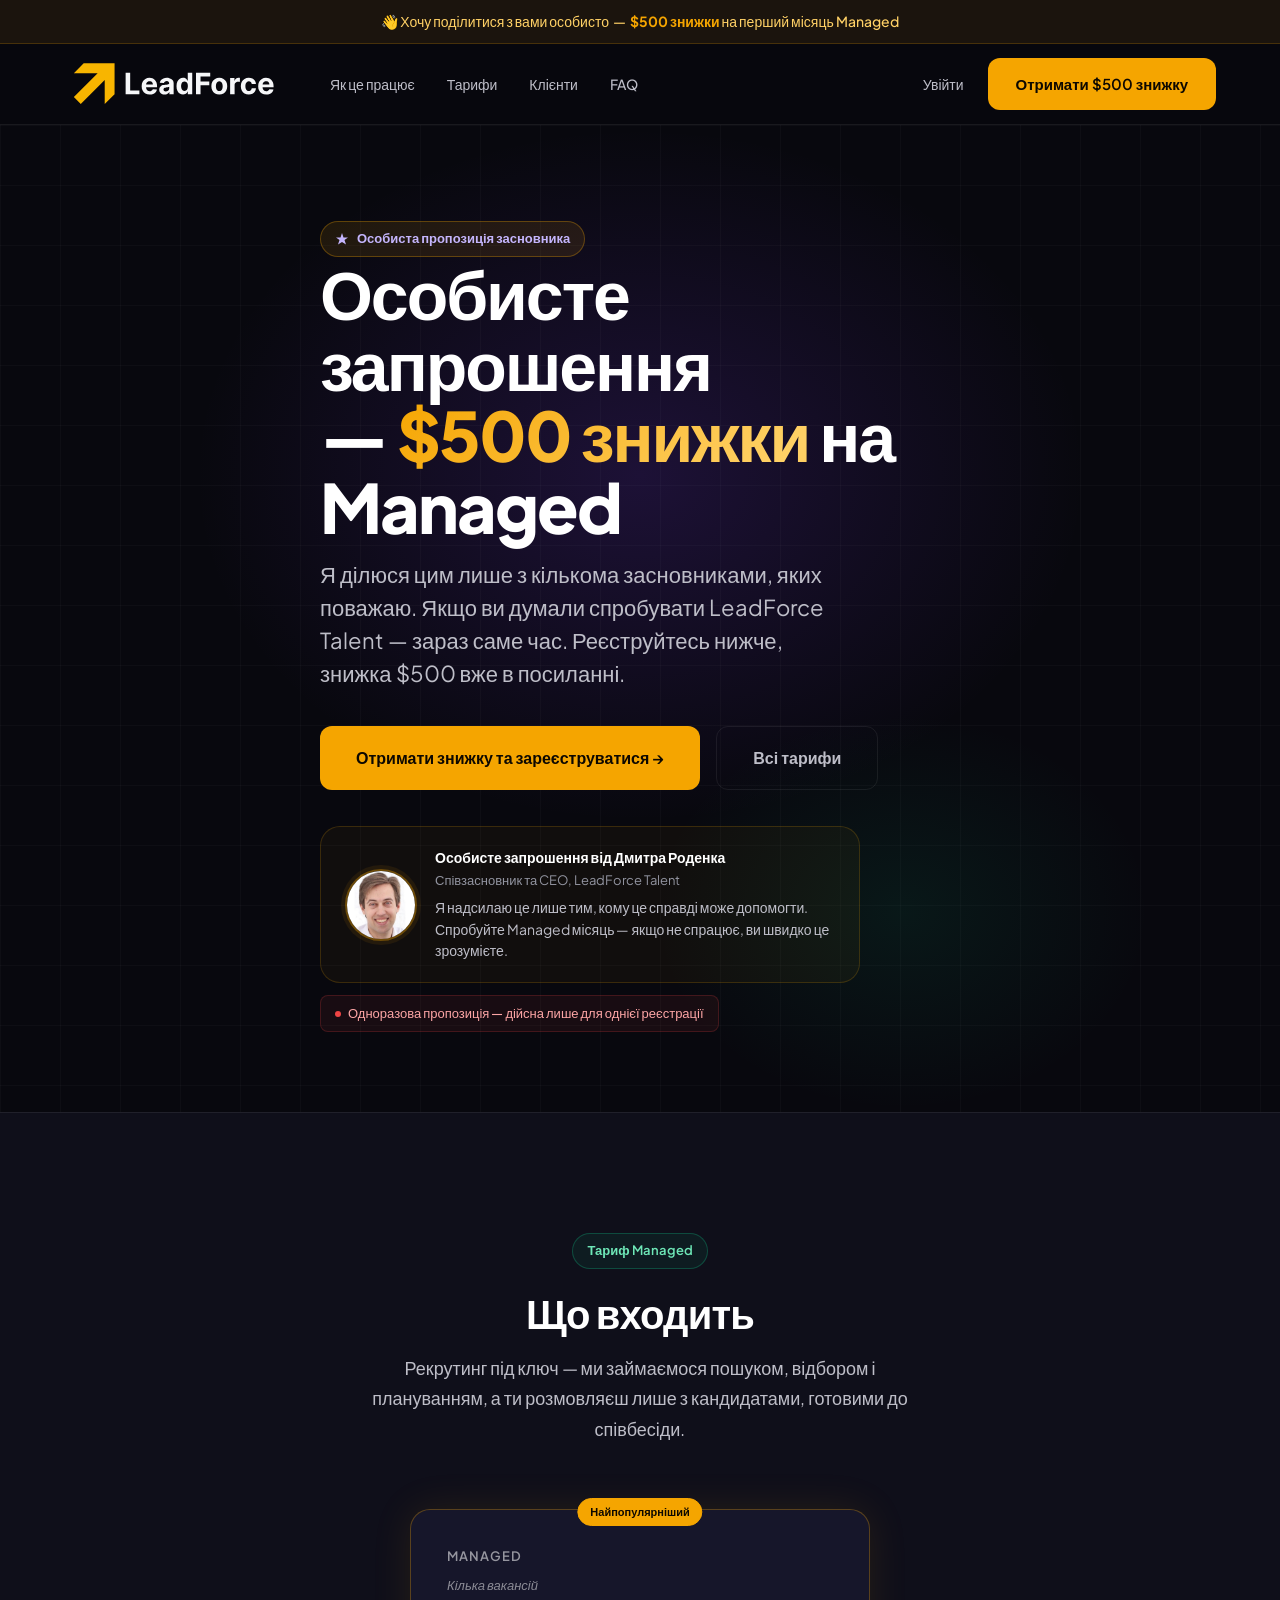
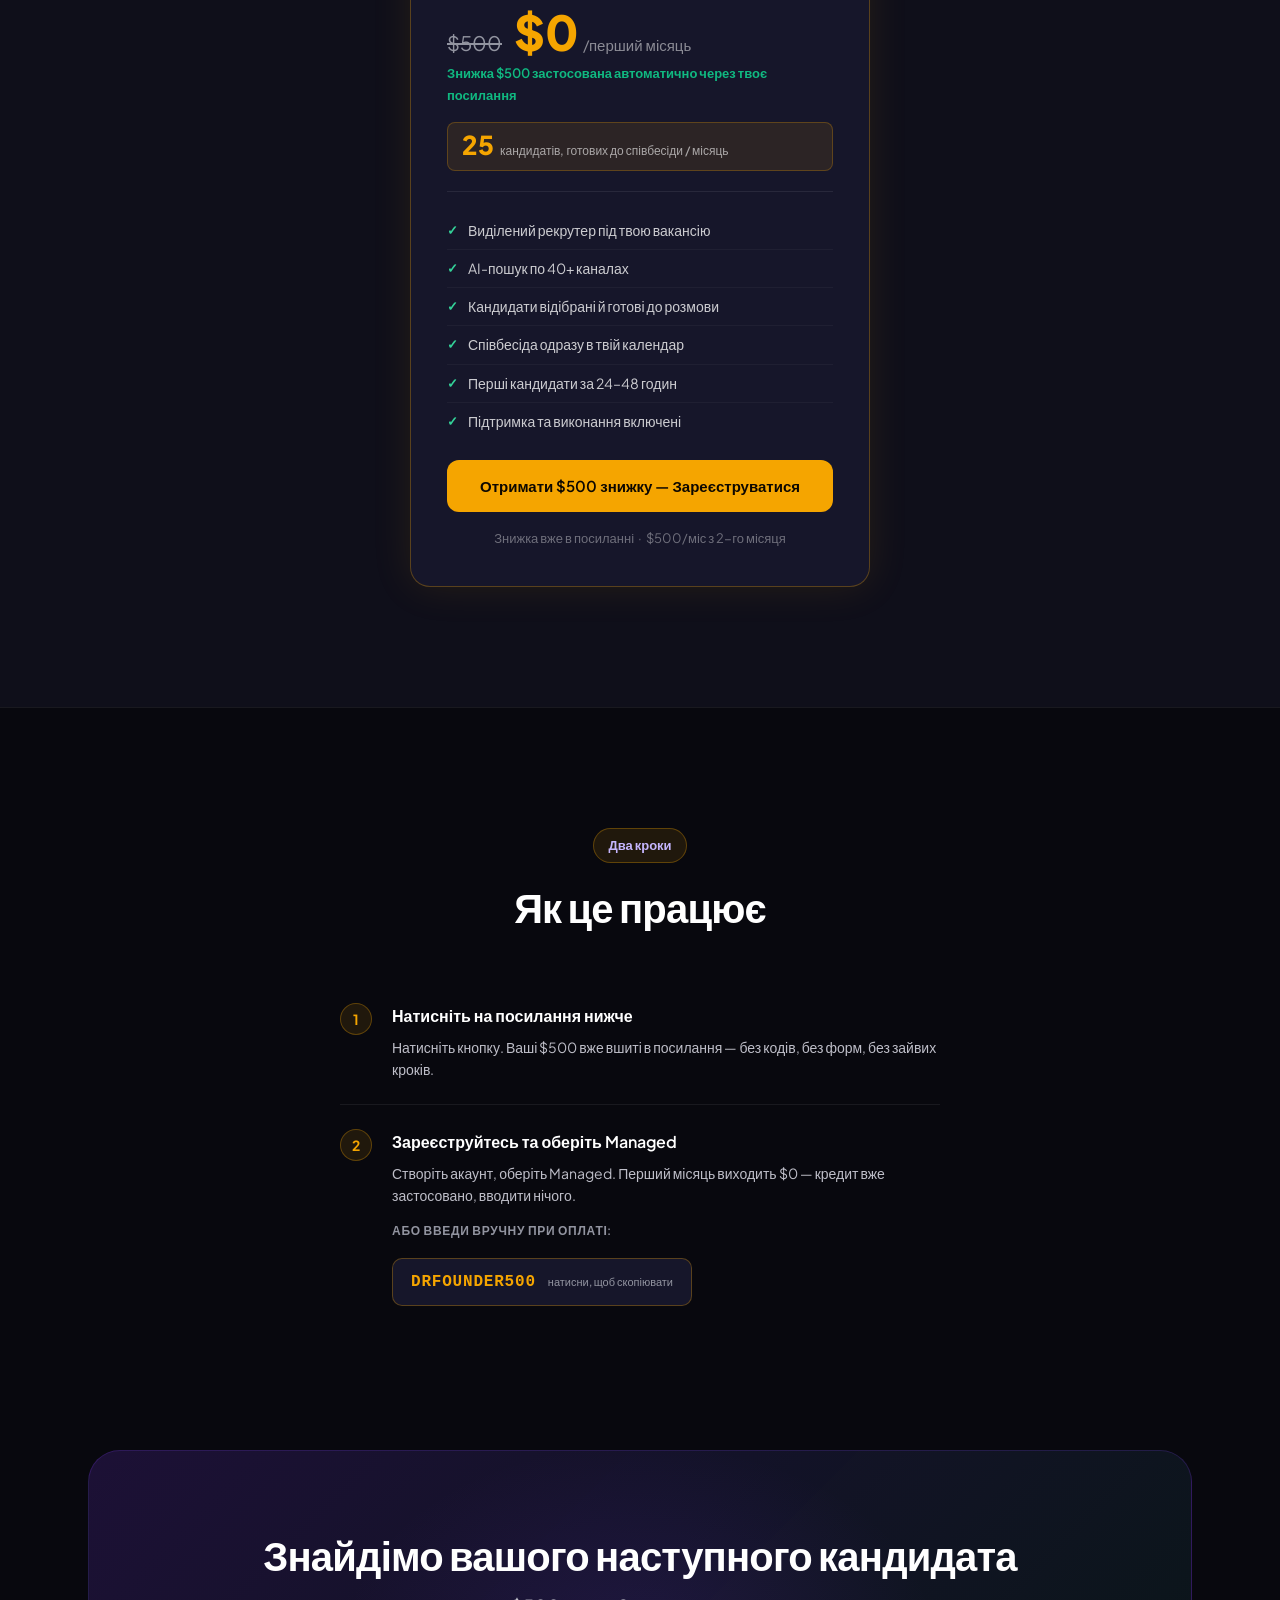
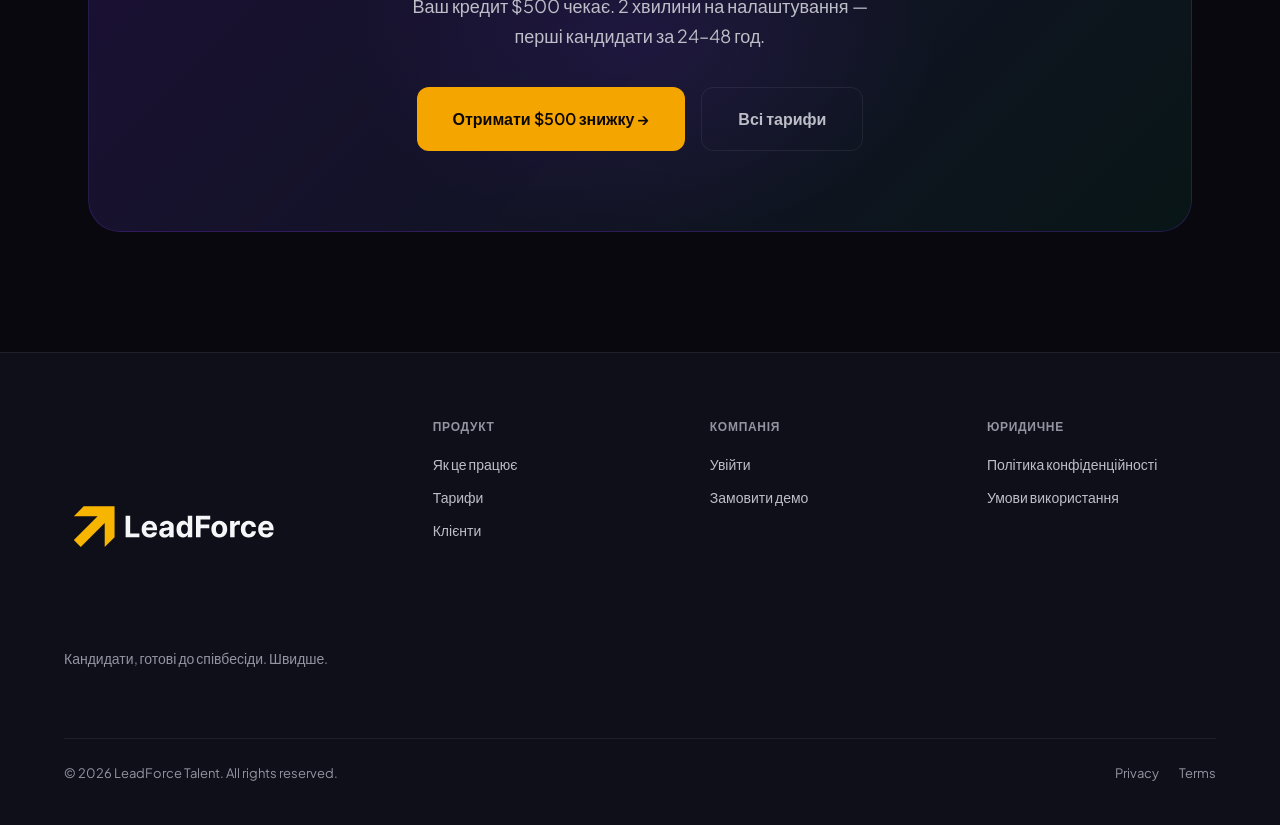
<file: drfounder500ua.html>
<!DOCTYPE html>
<html lang="uk">
<head>
  <meta charset="UTF-8">
  <meta name="viewport" content="width=device-width, initial-scale=1.0">
  <title>LeadForce Talent &mdash; Особиста пропозиція $500</title>
  <link rel="icon" type="image/png" sizes="32x32" href="assets/images/favicon-leadforce.png">
  <link rel="apple-touch-icon" href="assets/images/favicon-leadforce.png">
  <link rel="stylesheet" href="assets/css/main.css">
  <style>
    .promo-bar {
      background: rgba(245,165,0,0.08);
      border-bottom: 1px solid rgba(245,165,0,0.2);
      padding: 10px 24px;
      text-align: center;
      font-size: 14px;
      color: #FFD166;
      font-weight: 500;
    }
    .promo-bar strong { color: var(--accent-primary); }

    .offer-highlight {
      display: inline-flex;
      align-items: baseline;
      gap: 8px;
      background: rgba(245,165,0,0.08);
      border: 1px solid rgba(245,165,0,0.25);
      border-radius: 12px;
      padding: 12px 20px;
      margin-bottom: 16px;
    }
    .offer-highlight-amount {
      font-size: 42px;
      font-weight: 800;
      color: var(--accent-primary);
      line-height: 1;
    }
    .offer-highlight-label {
      font-size: 15px;
      color: var(--text-secondary);
    }

    .step-number {
      width: 32px;
      height: 32px;
      border-radius: 50%;
      background: var(--accent-subtle);
      border: 1px solid var(--border-accent);
      display: flex;
      align-items: center;
      justify-content: center;
      font-size: 14px;
      font-weight: 700;
      color: var(--accent-primary);
      flex-shrink: 0;
    }

    .steps-list {
      display: flex;
      flex-direction: column;
      gap: 0;
    }
    .step-row {
      display: flex;
      gap: 20px;
      align-items: flex-start;
      padding: 24px 0;
      border-bottom: 1px solid var(--border);
    }
    .step-row:last-child { border-bottom: none; }
    .step-row-body h4 {
      font-size: 16px;
      font-weight: 600;
      margin-bottom: 6px;
      color: var(--text-primary);
    }
    .step-row-body p {
      font-size: 14px;
      color: var(--text-secondary);
      line-height: 1.6;
    }

    .code-block {
      display: inline-flex;
      align-items: center;
      gap: 12px;
      background: var(--bg-elevated);
      border: 1px solid var(--border-accent);
      border-radius: 10px;
      padding: 10px 18px;
      margin-top: 10px;
      font-family: 'Courier New', monospace;
      font-size: 16px;
      font-weight: 700;
      color: var(--accent-primary);
      letter-spacing: 0.05em;
      cursor: pointer;
      transition: background 0.2s;
      user-select: all;
    }
    .code-block:hover {
      background: rgba(245,165,0,0.06);
    }
    .code-copy-hint {
      font-family: 'Plus Jakarta Sans', sans-serif;
      font-size: 11px;
      font-weight: 500;
      color: var(--text-muted);
      letter-spacing: 0;
    }

    .managed-card-promo {
      background: var(--bg-elevated);
      border: 1px solid var(--border-accent);
      border-radius: var(--radius-lg);
      padding: 36px;
      box-shadow: 0 0 40px rgba(245,165,0,0.1);
      position: relative;
    }
    .managed-card-promo .pricing-badge-wrap {
      position: absolute;
      top: -13px;
      left: 50%;
      transform: translateX(-50%);
    }

    .promo-original-price {
      font-size: 20px;
      color: var(--text-muted);
      text-decoration: line-through;
      margin-right: 8px;
    }
    .promo-first-month {
      font-size: 13px;
      color: var(--accent-secondary);
      font-weight: 600;
    }

    .invite-block {
      display: flex;
      align-items: center;
      gap: 18px;
      background: rgba(245,165,0,0.04);
      border: 1px solid rgba(245,165,0,0.18);
      border-radius: var(--radius-lg);
      padding: 20px 24px;
      margin-top: 36px;
      max-width: 540px;
    }
    .invite-avatar {
      width: 72px;
      height: 72px;
      border-radius: 50%;
      object-fit: cover;
      border: 2px solid rgba(245,165,0,0.4);
      box-shadow: 0 0 0 4px rgba(245,165,0,0.08);
      flex-shrink: 0;
    }
    .invite-text {
      font-size: 14px;
      color: var(--text-secondary);
      line-height: 1.55;
    }
    .invite-text strong {
      color: var(--text-primary);
      font-weight: 600;
    }
    .invite-text em {
      font-style: normal;
      color: var(--text-muted);
      font-size: 13px;
    }

    .one-time-note {
      display: inline-flex;
      align-items: center;
      gap: 7px;
      background: rgba(239,68,68,0.07);
      border: 1px solid rgba(239,68,68,0.2);
      border-radius: 8px;
      padding: 7px 14px;
      font-size: 13px;
      font-weight: 500;
      color: #FCA5A5;
      margin-top: 12px;
    }
    .one-time-dot {
      width: 6px; height: 6px;
      border-radius: 50%;
      background: #EF4444;
      flex-shrink: 0;
    }

    .toast-notify {
      position: fixed;
      bottom: 24px;
      left: 50%;
      transform: translateX(-50%) translateY(12px);
      background: var(--bg-elevated);
      border: 1px solid rgba(16,185,129,0.35);
      color: #6EE7B7;
      padding: 11px 24px;
      border-radius: 100px;
      font-size: 14px;
      font-weight: 600;
      opacity: 0;
      pointer-events: none;
      transition: all 0.3s ease;
      z-index: 200;
      white-space: nowrap;
    }
    .toast-notify.show {
      opacity: 1;
      transform: translateX(-50%) translateY(0);
    }
  </style>
</head>
<body>

<!-- Promo top bar instead of announcement bar -->
<div class="promo-bar">👋 Хочу поділитися з вами особисто &nbsp;&mdash;&nbsp; <strong>$500 знижки</strong> на перший місяць Managed</div>

<header class="nav">
  <div class="container">
    <nav class="nav-inner">
      <a href="index.html" class="nav-logo">
        <svg class="nav-logo-svg" aria-label="LeadForce" viewBox="0 0 335 335" xmlns="http://www.w3.org/2000/svg">
          <path fill-rule="evenodd" clip-rule="evenodd" d="M62 136H30L15 151H30H51.2525L15 187.252L25.5 198L62 161.5L62 183V198L77 183L77 136H76.5H62Z" fill="#F8B500"/>
          <path d="M307.842 183.479C305.317 183.479 303.144 182.968 301.322 181.945C299.511 180.912 298.116 179.452 297.135 177.567C296.155 175.67 295.665 173.428 295.665 170.839C295.665 168.314 296.155 166.098 297.135 164.191C298.116 162.284 299.495 160.798 301.274 159.733C303.064 158.668 305.163 158.135 307.57 158.135C309.19 158.135 310.697 158.396 312.093 158.918C313.499 159.429 314.724 160.202 315.768 161.235C316.823 162.268 317.643 163.568 318.229 165.134C318.815 166.69 319.108 168.511 319.108 170.599V172.469H298.382V168.25H312.7C312.7 167.27 312.487 166.402 312.061 165.646C311.635 164.889 311.043 164.298 310.287 163.872C309.541 163.435 308.673 163.217 307.682 163.217C306.649 163.217 305.733 163.456 304.934 163.936C304.145 164.404 303.528 165.038 303.08 165.837C302.633 166.626 302.404 167.505 302.393 168.474V172.485C302.393 173.7 302.617 174.749 303.064 175.633C303.522 176.517 304.167 177.199 304.998 177.679C305.829 178.158 306.814 178.398 307.954 178.398C308.71 178.398 309.403 178.291 310.031 178.078C310.66 177.865 311.198 177.545 311.645 177.119C312.093 176.693 312.434 176.171 312.668 175.553L318.964 175.969C318.645 177.482 317.99 178.803 316.999 179.932C316.019 181.05 314.751 181.924 313.195 182.553C311.651 183.17 309.866 183.479 307.842 183.479Z" fill="#F5F6F8"/>
          <path d="M281.335 183.479C278.821 183.479 276.658 182.947 274.847 181.881C273.047 180.805 271.662 179.314 270.692 177.407C269.734 175.5 269.254 173.305 269.254 170.823C269.254 168.309 269.739 166.104 270.708 164.207C271.688 162.3 273.079 160.814 274.879 159.749C276.68 158.673 278.821 158.135 281.303 158.135C283.444 158.135 285.319 158.524 286.928 159.301C288.537 160.079 289.81 161.171 290.747 162.577C291.685 163.984 292.202 165.635 292.297 167.531H285.873C285.692 166.306 285.213 165.321 284.435 164.575C283.668 163.819 282.661 163.44 281.415 163.44C280.36 163.44 279.439 163.728 278.65 164.303C277.873 164.868 277.266 165.694 276.829 166.78C276.392 167.867 276.174 169.183 276.174 170.727C276.174 172.293 276.387 173.625 276.813 174.722C277.25 175.82 277.862 176.656 278.65 177.231C279.439 177.806 280.36 178.094 281.415 178.094C282.193 178.094 282.891 177.934 283.508 177.615C284.137 177.295 284.654 176.832 285.058 176.224C285.474 175.607 285.746 174.866 285.873 174.003H292.297C292.191 175.878 291.68 177.529 290.763 178.957C289.858 180.374 288.606 181.482 287.008 182.281C285.41 183.08 283.519 183.479 281.335 183.479Z" fill="#F5F6F8"/>
          <path d="M252.974 183V158.455H259.574V162.737H259.83C260.277 161.214 261.028 160.063 262.083 159.285C263.138 158.497 264.352 158.103 265.727 158.103C266.068 158.103 266.435 158.124 266.829 158.167C267.223 158.21 267.57 158.268 267.868 158.343V164.383C267.548 164.287 267.106 164.202 266.542 164.127C265.977 164.053 265.46 164.016 264.992 164.016C263.99 164.016 263.095 164.234 262.307 164.671C261.529 165.097 260.911 165.694 260.453 166.461C260.006 167.228 259.782 168.112 259.782 169.113V183H252.974Z" fill="#F5F6F8"/>
          <path d="M236.467 183.479C233.985 183.479 231.838 182.952 230.027 181.897C228.227 180.832 226.836 179.351 225.856 177.455C224.876 175.548 224.386 173.337 224.386 170.823C224.386 168.288 224.876 166.072 225.856 164.175C226.836 162.268 228.227 160.788 230.027 159.733C231.838 158.668 233.985 158.135 236.467 158.135C238.949 158.135 241.091 158.668 242.891 159.733C244.702 160.788 246.098 162.268 247.078 164.175C248.058 166.072 248.548 168.288 248.548 170.823C248.548 173.337 248.058 175.548 247.078 177.455C246.098 179.351 244.702 180.832 242.891 181.897C241.091 182.952 238.949 183.479 236.467 183.479ZM236.499 178.206C237.628 178.206 238.571 177.886 239.327 177.247C240.084 176.597 240.654 175.713 241.037 174.594C241.431 173.476 241.629 172.203 241.629 170.775C241.629 169.348 241.431 168.075 241.037 166.956C240.654 165.837 240.084 164.953 239.327 164.303C238.571 163.653 237.628 163.328 236.499 163.328C235.359 163.328 234.4 163.653 233.622 164.303C232.855 164.953 232.275 165.837 231.881 166.956C231.497 168.075 231.305 169.348 231.305 170.775C231.305 172.203 231.497 173.476 231.881 174.594C232.275 175.713 232.855 176.597 233.622 177.247C234.4 177.886 235.359 178.206 236.499 178.206Z" fill="#F5F6F8"/>
          <path d="M200.983 183V150.273H222.652V155.978H207.903V163.776H221.214V169.481H207.903V183H200.983Z" fill="#F5F6F8"/>
          <path d="M181.292 183.399C179.427 183.399 177.739 182.92 176.226 181.961C174.724 180.992 173.531 179.57 172.646 177.695C171.773 175.809 171.336 173.497 171.336 170.759C171.336 167.947 171.789 165.608 172.694 163.744C173.6 161.869 174.804 160.468 176.306 159.541C177.819 158.604 179.475 158.135 181.276 158.135C182.65 158.135 183.795 158.369 184.711 158.838C185.638 159.296 186.384 159.871 186.949 160.564C187.524 161.246 187.961 161.917 188.259 162.577H188.467V150.273H195.258V183H188.547V179.069H188.259C187.939 179.751 187.487 180.427 186.901 181.098C186.325 181.759 185.574 182.308 184.647 182.744C183.731 183.181 182.613 183.399 181.292 183.399ZM183.449 177.982C184.546 177.982 185.473 177.684 186.23 177.087C186.997 176.48 187.583 175.633 187.987 174.546C188.403 173.46 188.611 172.187 188.611 170.727C188.611 169.268 188.408 168 188.003 166.924C187.598 165.848 187.013 165.017 186.246 164.431C185.478 163.845 184.546 163.552 183.449 163.552C182.33 163.552 181.388 163.856 180.621 164.463C179.853 165.07 179.273 165.912 178.879 166.988C178.484 168.064 178.287 169.31 178.287 170.727C178.287 172.155 178.484 173.417 178.879 174.515C179.283 175.601 179.864 176.453 180.621 177.071C181.388 177.679 182.33 177.982 183.449 177.982Z" fill="#F5F6F8"/>
          <path d="M153.143 183.463C151.577 183.463 150.181 183.192 148.956 182.648C147.731 182.094 146.761 181.279 146.047 180.203C145.344 179.117 144.993 177.764 144.993 176.145C144.993 174.781 145.243 173.636 145.744 172.709C146.245 171.782 146.926 171.036 147.789 170.472C148.652 169.907 149.632 169.481 150.73 169.193C151.838 168.906 152.999 168.703 154.213 168.586C155.641 168.437 156.791 168.298 157.665 168.17C158.539 168.032 159.172 167.83 159.567 167.563C159.961 167.297 160.158 166.903 160.158 166.381V166.285C160.158 165.273 159.838 164.49 159.199 163.936C158.571 163.382 157.676 163.105 156.514 163.105C155.289 163.105 154.315 163.376 153.59 163.92C152.866 164.452 152.386 165.124 152.152 165.933L145.856 165.422C146.175 163.93 146.804 162.641 147.741 161.555C148.679 160.457 149.888 159.616 151.369 159.03C152.86 158.433 154.586 158.135 156.546 158.135C157.91 158.135 159.215 158.295 160.462 158.614C161.719 158.934 162.832 159.429 163.801 160.101C164.782 160.772 165.554 161.635 166.119 162.689C166.683 163.733 166.965 164.985 166.965 166.445V183H160.509V179.596H160.318C159.924 180.363 159.396 181.04 158.736 181.626C158.075 182.201 157.282 182.654 156.355 182.984C155.428 183.304 154.357 183.463 153.143 183.463ZM155.092 178.765C156.094 178.765 156.978 178.568 157.745 178.174C158.512 177.769 159.114 177.226 159.551 176.544C159.987 175.862 160.206 175.09 160.206 174.227V171.622C159.993 171.761 159.7 171.888 159.327 172.006C158.965 172.112 158.555 172.213 158.096 172.309C157.638 172.395 157.18 172.474 156.722 172.549C156.264 172.613 155.849 172.672 155.476 172.725C154.677 172.842 153.979 173.028 153.382 173.284C152.786 173.54 152.322 173.886 151.992 174.323C151.662 174.749 151.497 175.282 151.497 175.921C151.497 176.848 151.832 177.556 152.503 178.046C153.185 178.526 154.048 178.765 155.092 178.765Z" fill="#F5F6F8"/>
          <path d="M130.435 183.479C127.91 183.479 125.737 182.968 123.915 181.945C122.104 180.912 120.708 179.452 119.728 177.567C118.748 175.67 118.258 173.428 118.258 170.839C118.258 168.314 118.748 166.098 119.728 164.191C120.708 162.284 122.088 160.798 123.867 159.733C125.657 158.668 127.756 158.135 130.163 158.135C131.783 158.135 133.29 158.396 134.686 158.918C136.092 159.429 137.317 160.202 138.361 161.235C139.416 162.268 140.236 163.568 140.822 165.134C141.408 166.69 141.701 168.511 141.701 170.599V172.469H120.975V168.25H135.293C135.293 167.27 135.08 166.402 134.654 165.646C134.228 164.889 133.636 164.298 132.88 163.872C132.134 163.435 131.266 163.217 130.275 163.217C129.242 163.217 128.326 163.456 127.527 163.936C126.738 164.404 126.12 165.038 125.673 165.837C125.225 166.626 124.996 167.505 124.986 168.474V172.485C124.986 173.7 125.209 174.749 125.657 175.633C126.115 176.517 126.759 177.199 127.59 177.679C128.421 178.158 129.407 178.398 130.547 178.398C131.303 178.398 131.996 178.291 132.624 178.078C133.253 177.865 133.791 177.545 134.238 177.119C134.686 176.693 135.027 176.171 135.261 175.553L141.557 175.969C141.237 177.482 140.582 178.803 139.592 179.932C138.611 181.05 137.344 181.924 135.788 182.553C134.243 183.17 132.459 183.479 130.435 183.479Z" fill="#F5F6F8"/>
          <path d="M93.8445 183V150.273H100.764V177.295H114.794V183H93.8445Z" fill="#F5F6F8"/>
        </svg>
      </a>
      <div class="nav-links">
        <a href="how-it-works.html">Як це працює</a>
        <a href="pricing.html">Тарифи</a>
        <a href="index.html#testimonials">Клієнти</a>
        <a href="pricing.html#faq">FAQ</a>
      </div>
      <div class="nav-actions">
        <a href="https://global.leadforcetalent.com/" class="nav-login">Увійти</a>
        <a href="https://global.leadforcetalent.com/?id=DRFOUNDER500" class="btn btn-primary">Отримати $500 знижку</a>
        <button class="nav-hamburger"><span></span><span></span><span></span></button>
      </div>
    </nav>
  </div>
  <div class="mobile-menu">
    <a href="how-it-works.html">Як це працює</a>
    <a href="pricing.html">Тарифи</a>
    <a href="index.html#testimonials">Клієнти</a>
    <a href="pricing.html#faq">FAQ</a>
    <a href="https://global.leadforcetalent.com/" class="nav-login">Увійти</a>
    <a href="https://global.leadforcetalent.com/?id=DRFOUNDER500" class="btn btn-primary btn-full">Отримати $500 знижку</a>
  </div>
</header>

<!-- HERO -->
<section class="hero section-dark" style="padding: 96px 0 80px; position: relative; overflow: hidden;">
  <div class="hero-bg"><div class="hero-grid"></div></div>
  <div class="container">
    <div style="max-width: 640px; position: relative; z-index: 1;">
      <div class="hero-badge reveal">
        <span class="badge">
          <svg width="14" height="14" viewBox="0 0 14 14" fill="none"><path d="M7 1L8.5 5.5H13L9.5 8L11 12.5L7 10L3 12.5L4.5 8L1 5.5H5.5L7 1Z" fill="#C4B5FD"/></svg>
          Особиста пропозиція засновника
        </span>
      </div>
      <h1 class="hero-h1 reveal reveal-delay-1">
        Особисте запрошення<br>— <span class="gradient-text">$500 знижки</span> на Managed
      </h1>
      <p class="hero-h1-sub reveal reveal-delay-2" style="margin-top: 16px; max-width: 520px;">
        Я ділюся цим лише з кількома засновниками, яких поважаю. Якщо ви думали спробувати LeadForce Talent &mdash; зараз саме час. Реєструйтесь нижче, знижка $500 вже в посиланні.
      </p>
      <div class="hero-ctas reveal reveal-delay-3">
        <a href="https://global.leadforcetalent.com/?id=DRFOUNDER500" class="btn btn-primary btn-lg" target="_blank" rel="noopener">
          Отримати знижку та зареєструватися &rarr;
        </a>
        <a href="pricing.html" class="btn btn-ghost btn-lg">Всі тарифи</a>
      </div>
      <div class="invite-block reveal reveal-delay-4">
        <img class="invite-avatar" src="[data-uri]" alt="Dmytro Rodenko">
        <div class="invite-text">
          <strong>Особисте запрошення від Дмитра Роденка</strong><br>
          <em>Співзасновник та CEO, LeadForce Talent</em>
          <span style="margin-top:6px;display:block;">Я надсилаю це лише тим, кому це справді може допомогти. Спробуйте Managed місяць &mdash; якщо не спрацює, ви швидко це зрозумієте.</span>
        </div>
      </div>
      <div class="one-time-note reveal reveal-delay-4">
        <div class="one-time-dot"></div>
        Одноразова пропозиція &mdash; дійсна лише для однієї реєстрації
      </div>
    </div>
  </div>
</section>

<!-- WHAT YOU GET: Managed card -->
<section class="section section-surface section-border-t">
  <div class="container">
    <div class="section-label reveal"><span class="badge badge-success">Тариф Managed</span></div>
    <h2 class="h2 section-headline reveal reveal-delay-1">Що входить</h2>
    <p class="section-sub reveal reveal-delay-2">Рекрутинг під ключ &mdash; ми займаємося пошуком, відбором і плануванням, а ти розмовляєш лише з кандидатами, готовими до співбесіди.</p>

    <div style="max-width: 460px; margin: 0 auto;">
      <div class="managed-card-promo reveal reveal-delay-2">
        <div class="pricing-badge-wrap"><span class="badge badge-featured">Найпопулярніший</span></div>
        <div class="pricing-name">Managed</div>
        <div class="pricing-plan-sub">Кілька вакансій</div>
        <div class="pricing-price-row">
          <span class="promo-original-price">$500</span>
          <span class="pricing-amount" style="color: var(--accent-primary);">$0</span>
          <span class="pricing-suffix">/перший місяць</span>
        </div>
        <p class="promo-first-month" style="margin-bottom: 16px;">Знижка $500 застосована автоматично через твоє посилання</p>
        <div class="pricing-cand-chip">
          <span class="pricing-cand-num">25</span>
          <span class="pricing-cand-label">кандидатів, готових до співбесіди / місяць</span>
        </div>
        <hr class="pricing-divider">
        <ul class="pricing-features">
          <li>Виділений рекрутер під твою вакансію</li>
          <li>AI-пошук по 40+ каналах</li>
          <li>Кандидати відібрані й готові до розмови</li>
          <li>Співбесіда одразу в твій календар</li>
          <li>Перші кандидати за 24&ndash;48 годин</li>
          <li>Підтримка та виконання включені</li>
        </ul>
        <a href="https://global.leadforcetalent.com/?id=DRFOUNDER500" class="btn btn-primary btn-full" target="_blank" rel="noopener">
          Отримати $500 знижку &mdash; Зареєструватися
        </a>
        <p class="pricing-trust" style="margin-top: 16px;">Знижка вже в посиланні &nbsp;&middot;&nbsp; $500/міс з 2-го місяця</p>
      </div>
    </div>
  </div>
</section>

<!-- HOW IT WORKS -->
<section class="section section-dark section-border-t">
  <div class="container">
    <div class="section-label reveal"><span class="badge">Два кроки</span></div>
    <h2 class="h2 section-headline reveal reveal-delay-1">Як це працює</h2>

    <div style="max-width: 600px; margin: 48px auto 0;">
      <div class="steps-list">
        <div class="step-row reveal">
          <div class="step-number">1</div>
          <div class="step-row-body">
            <h4>Натисніть на посилання нижче</h4>
            <p>Натисніть кнопку. Ваші $500 вже вшиті в посилання &mdash; без кодів, без форм, без зайвих кроків.</p>
          </div>
        </div>
        <div class="step-row reveal reveal-delay-1">
          <div class="step-number">2</div>
          <div class="step-row-body">
            <h4>Зареєструйтесь та оберіть Managed</h4>
            <p>Створіть акаунт, оберіть Managed. Перший місяць виходить $0 &mdash; кредит вже застосовано, вводити нічого.</p>
            <div style="margin-top: 14px;">
              <p style="font-size: 12px; color: var(--text-muted); text-transform: uppercase; letter-spacing: 0.06em; font-weight: 600; margin-bottom: 8px;">Або введи вручну при оплаті:</p>
              <div class="code-block" onclick="copyCode()">
                DRFOUNDER500
                <span class="code-copy-hint">натисни, щоб скопіювати</span>
              </div>
            </div>
          </div>
        </div>
      </div>
    </div>
  </div>
</section>

<!-- CTA BANNER -->
<div class="container" style="padding-bottom: 0;">
  <div class="cta-banner reveal">
    <div class="cta-banner-inner">
      <h2 class="h2" style="margin-bottom: 12px;">Знайдімо вашого наступного кандидата</h2>
      <p>Ваш кредит $500 чекає. 2 хвилини на налаштування &mdash; перші кандидати за 24&ndash;48 год.</p>
      <div class="cta-banner-btns">
        <a href="https://global.leadforcetalent.com/?id=DRFOUNDER500" class="btn btn-primary btn-lg" target="_blank" rel="noopener">Отримати $500 знижку &rarr;</a>
        <a href="pricing.html" class="btn btn-ghost btn-lg">Всі тарифи</a>
      </div>
    </div>
  </div>
</div>

<!-- FOOTER -->
<footer class="footer">
  <div class="container">
    <div class="footer-grid">
      <div>
        <a href="index.html" class="nav-logo" style="margin-bottom: 10px;">
          <svg class="nav-logo-svg" aria-label="LeadForce" viewBox="0 0 335 335" xmlns="http://www.w3.org/2000/svg">
            <path fill-rule="evenodd" clip-rule="evenodd" d="M62 136H30L15 151H30H51.2525L15 187.252L25.5 198L62 161.5L62 183V198L77 183L77 136H76.5H62Z" fill="#F8B500"/>
            <path d="M307.842 183.479C305.317 183.479 303.144 182.968 301.322 181.945C299.511 180.912 298.116 179.452 297.135 177.567C296.155 175.67 295.665 173.428 295.665 170.839C295.665 168.314 296.155 166.098 297.135 164.191C298.116 162.284 299.495 160.798 301.274 159.733C303.064 158.668 305.163 158.135 307.57 158.135C309.19 158.135 310.697 158.396 312.093 158.918C313.499 159.429 314.724 160.202 315.768 161.235C316.823 162.268 317.643 163.568 318.229 165.134C318.815 166.69 319.108 168.511 319.108 170.599V172.469H298.382V168.25H312.7C312.7 167.27 312.487 166.402 312.061 165.646C311.635 164.889 311.043 164.298 310.287 163.872C309.541 163.435 308.673 163.217 307.682 163.217C306.649 163.217 305.733 163.456 304.934 163.936C304.145 164.404 303.528 165.038 303.08 165.837C302.633 166.626 302.404 167.505 302.393 168.474V172.485C302.393 173.7 302.617 174.749 303.064 175.633C303.522 176.517 304.167 177.199 304.998 177.679C305.829 178.158 306.814 178.398 307.954 178.398C308.71 178.398 309.403 178.291 310.031 178.078C310.66 177.865 311.198 177.545 311.645 177.119C312.093 176.693 312.434 176.171 312.668 175.553L318.964 175.969C318.645 177.482 317.99 178.803 316.999 179.932C316.019 181.05 314.751 181.924 313.195 182.553C311.651 183.17 309.866 183.479 307.842 183.479Z" fill="#F5F6F8"/>
            <path d="M281.335 183.479C278.821 183.479 276.658 182.947 274.847 181.881C273.047 180.805 271.662 179.314 270.692 177.407C269.734 175.5 269.254 173.305 269.254 170.823C269.254 168.309 269.739 166.104 270.708 164.207C271.688 162.3 273.079 160.814 274.879 159.749C276.68 158.673 278.821 158.135 281.303 158.135C283.444 158.135 285.319 158.524 286.928 159.301C288.537 160.079 289.81 161.171 290.747 162.577C291.685 163.984 292.202 165.635 292.297 167.531H285.873C285.692 166.306 285.213 165.321 284.435 164.575C283.668 163.819 282.661 163.44 281.415 163.44C280.36 163.44 279.439 163.728 278.65 164.303C277.873 164.868 277.266 165.694 276.829 166.78C276.392 167.867 276.174 169.183 276.174 170.727C276.174 172.293 276.387 173.625 276.813 174.722C277.25 175.82 277.862 176.656 278.65 177.231C279.439 177.806 280.36 178.094 281.415 178.094C282.193 178.094 282.891 177.934 283.508 177.615C284.137 177.295 284.654 176.832 285.058 176.224C285.474 175.607 285.746 174.866 285.873 174.003H292.297C292.191 175.878 291.68 177.529 290.763 178.957C289.858 180.374 288.606 181.482 287.008 182.281C285.41 183.08 283.519 183.479 281.335 183.479Z" fill="#F5F6F8"/>
            <path d="M252.974 183V158.455H259.574V162.737H259.83C260.277 161.214 261.028 160.063 262.083 159.285C263.138 158.497 264.352 158.103 265.727 158.103C266.068 158.103 266.435 158.124 266.829 158.167C267.223 158.21 267.57 158.268 267.868 158.343V164.383C267.548 164.287 267.106 164.202 266.542 164.127C265.977 164.053 265.46 164.016 264.992 164.016C263.99 164.016 263.095 164.234 262.307 164.671C261.529 165.097 260.911 165.694 260.453 166.461C260.006 167.228 259.782 168.112 259.782 169.113V183H252.974Z" fill="#F5F6F8"/>
            <path d="M236.467 183.479C233.985 183.479 231.838 182.952 230.027 181.897C228.227 180.832 226.836 179.351 225.856 177.455C224.876 175.548 224.386 173.337 224.386 170.823C224.386 168.288 224.876 166.072 225.856 164.175C226.836 162.268 228.227 160.788 230.027 159.733C231.838 158.668 233.985 158.135 236.467 158.135C238.949 158.135 241.091 158.668 242.891 159.733C244.702 160.788 246.098 162.268 247.078 164.175C248.058 166.072 248.548 168.288 248.548 170.823C248.548 173.337 248.058 175.548 247.078 177.455C246.098 179.351 244.702 180.832 242.891 181.897C241.091 182.952 238.949 183.479 236.467 183.479ZM236.499 178.206C237.628 178.206 238.571 177.886 239.327 177.247C240.084 176.597 240.654 175.713 241.037 174.594C241.431 173.476 241.629 172.203 241.629 170.775C241.629 169.348 241.431 168.075 241.037 166.956C240.654 165.837 240.084 164.953 239.327 164.303C238.571 163.653 237.628 163.328 236.499 163.328C235.359 163.328 234.4 163.653 233.622 164.303C232.855 164.953 232.275 165.837 231.881 166.956C231.497 168.075 231.305 169.348 231.305 170.775C231.305 172.203 231.497 173.476 231.881 174.594C232.275 175.713 232.855 176.597 233.622 177.247C234.4 177.886 235.359 178.206 236.499 178.206Z" fill="#F5F6F8"/>
            <path d="M200.983 183V150.273H222.652V155.978H207.903V163.776H221.214V169.481H207.903V183H200.983Z" fill="#F5F6F8"/>
            <path d="M181.292 183.399C179.427 183.399 177.739 182.92 176.226 181.961C174.724 180.992 173.531 179.57 172.646 177.695C171.773 175.809 171.336 173.497 171.336 170.759C171.336 167.947 171.789 165.608 172.694 163.744C173.6 161.869 174.804 160.468 176.306 159.541C177.819 158.604 179.475 158.135 181.276 158.135C182.65 158.135 183.795 158.369 184.711 158.838C185.638 159.296 186.384 159.871 186.949 160.564C187.524 161.246 187.961 161.917 188.259 162.577H188.467V150.273H195.258V183H188.547V179.069H188.259C187.939 179.751 187.487 180.427 186.901 181.098C186.325 181.759 185.574 182.308 184.647 182.744C183.731 183.181 182.613 183.399 181.292 183.399ZM183.449 177.982C184.546 177.982 185.473 177.684 186.23 177.087C186.997 176.48 187.583 175.633 187.987 174.546C188.403 173.46 188.611 172.187 188.611 170.727C188.611 169.268 188.408 168 188.003 166.924C187.598 165.848 187.013 165.017 186.246 164.431C185.478 163.845 184.546 163.552 183.449 163.552C182.33 163.552 181.388 163.856 180.621 164.463C179.853 165.07 179.273 165.912 178.879 166.988C178.484 168.064 178.287 169.31 178.287 170.727C178.287 172.155 178.484 173.417 178.879 174.515C179.283 175.601 179.864 176.453 180.621 177.071C181.388 177.679 182.33 177.982 183.449 177.982Z" fill="#F5F6F8"/>
            <path d="M153.143 183.463C151.577 183.463 150.181 183.192 148.956 182.648C147.731 182.094 146.761 181.279 146.047 180.203C145.344 179.117 144.993 177.764 144.993 176.145C144.993 174.781 145.243 173.636 145.744 172.709C146.245 171.782 146.926 171.036 147.789 170.472C148.652 169.907 149.632 169.481 150.73 169.193C151.838 168.906 152.999 168.703 154.213 168.586C155.641 168.437 156.791 168.298 157.665 168.17C158.539 168.032 159.172 167.83 159.567 167.563C159.961 167.297 160.158 166.903 160.158 166.381V166.285C160.158 165.273 159.838 164.49 159.199 163.936C158.571 163.382 157.676 163.105 156.514 163.105C155.289 163.105 154.315 163.376 153.59 163.92C152.866 164.452 152.386 165.124 152.152 165.933L145.856 165.422C146.175 163.93 146.804 162.641 147.741 161.555C148.679 160.457 149.888 159.616 151.369 159.03C152.86 158.433 154.586 158.135 156.546 158.135C157.91 158.135 159.215 158.295 160.462 158.614C161.719 158.934 162.832 159.429 163.801 160.101C164.782 160.772 165.554 161.635 166.119 162.689C166.683 163.733 166.965 164.985 166.965 166.445V183H160.509V179.596H160.318C159.924 180.363 159.396 181.04 158.736 181.626C158.075 182.201 157.282 182.654 156.355 182.984C155.428 183.304 154.357 183.463 153.143 183.463ZM155.092 178.765C156.094 178.765 156.978 178.568 157.745 178.174C158.512 177.769 159.114 177.226 159.551 176.544C159.987 175.862 160.206 175.09 160.206 174.227V171.622C159.993 171.761 159.7 171.888 159.327 172.006C158.965 172.112 158.555 172.213 158.096 172.309C157.638 172.395 157.18 172.474 156.722 172.549C156.264 172.613 155.849 172.672 155.476 172.725C154.677 172.842 153.979 173.028 153.382 173.284C152.786 173.54 152.322 173.886 151.992 174.323C151.662 174.749 151.497 175.282 151.497 175.921C151.497 176.848 151.832 177.556 152.503 178.046C153.185 178.526 154.048 178.765 155.092 178.765Z" fill="#F5F6F8"/>
            <path d="M130.435 183.479C127.91 183.479 125.737 182.968 123.915 181.945C122.104 180.912 120.708 179.452 119.728 177.567C118.748 175.67 118.258 173.428 118.258 170.839C118.258 168.314 118.748 166.098 119.728 164.191C120.708 162.284 122.088 160.798 123.867 159.733C125.657 158.668 127.756 158.135 130.163 158.135C131.783 158.135 133.29 158.396 134.686 158.918C136.092 159.429 137.317 160.202 138.361 161.235C139.416 162.268 140.236 163.568 140.822 165.134C141.408 166.69 141.701 168.511 141.701 170.599V172.469H120.975V168.25H135.293C135.293 167.27 135.08 166.402 134.654 165.646C134.228 164.889 133.636 164.298 132.88 163.872C132.134 163.435 131.266 163.217 130.275 163.217C129.242 163.217 128.326 163.456 127.527 163.936C126.738 164.404 126.12 165.038 125.673 165.837C125.225 166.626 124.996 167.505 124.986 168.474V172.485C124.986 173.7 125.209 174.749 125.657 175.633C126.115 176.517 126.759 177.199 127.59 177.679C128.421 178.158 129.407 178.398 130.547 178.398C131.303 178.398 131.996 178.291 132.624 178.078C133.253 177.865 133.791 177.545 134.238 177.119C134.686 176.693 135.027 176.171 135.261 175.553L141.557 175.969C141.237 177.482 140.582 178.803 139.592 179.932C138.611 181.05 137.344 181.924 135.788 182.553C134.243 183.17 132.459 183.479 130.435 183.479Z" fill="#F5F6F8"/>
            <path d="M93.8445 183V150.273H100.764V177.295H114.794V183H93.8445Z" fill="#F5F6F8"/>
          </svg>
        </a>
        <p class="footer-brand-tag">Кандидати, готові до співбесіди. Швидше.</p>
      </div>
      <div>
        <div class="footer-col-heading">Продукт</div>
        <div class="footer-links">
          <a href="how-it-works.html">Як це працює</a>
          <a href="pricing.html">Тарифи</a>
          <a href="index.html#testimonials">Клієнти</a>
        </div>
      </div>
      <div>
        <div class="footer-col-heading">Компанія</div>
        <div class="footer-links">
          <a href="https://global.leadforcetalent.com/" target="_blank">Увійти</a>
          <a href="https://calendly.com/lftw/leadforcetalent-meeting" target="_blank">Замовити демо</a>
        </div>
      </div>
      <div>
        <div class="footer-col-heading">Юридичне</div>
        <div class="footer-links">
          <a href="privacy.html">Політика конфіденційності</a>
          <a href="terms.html">Умови використання</a>
        </div>
      </div>
    </div>
    <div class="footer-bottom">
      <span>&copy; 2026 LeadForce Talent. All rights reserved.</span>
      <div class="footer-legal">
        <a href="privacy.html">Privacy</a>
        <a href="terms.html">Terms</a>
      </div>
    </div>
  </div>
</footer>

<div class="toast-notify" id="toast">&#10003; Скопійовано &mdash; DRFOUNDER500</div>

<script src="assets/js/main.js"></script>
<script>
  function copyCode() {
    navigator.clipboard.writeText('DRFOUNDER500').then(function() {
      var t = document.getElementById('toast');
      t.classList.add('show');
      setTimeout(function() { t.classList.remove('show'); }, 2500);
    });
  }
</script>

</body>
</html>
</file>
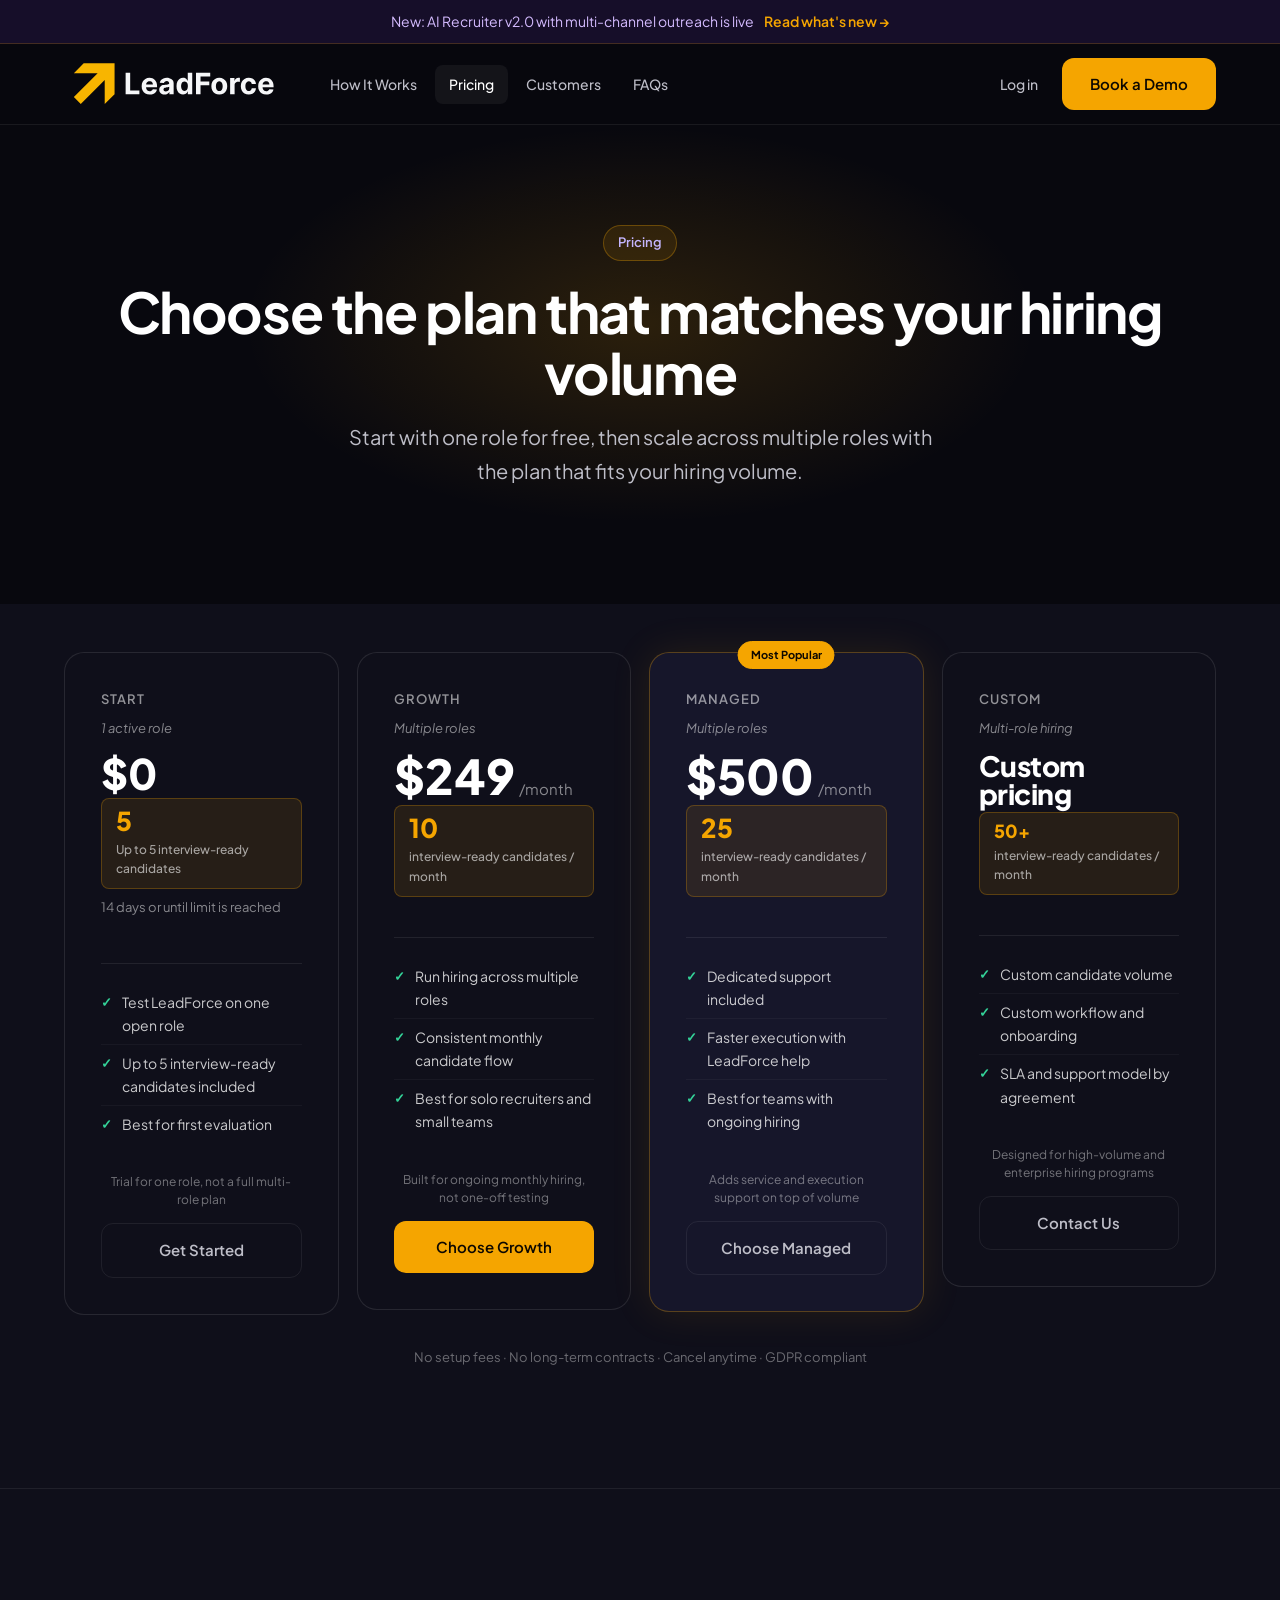
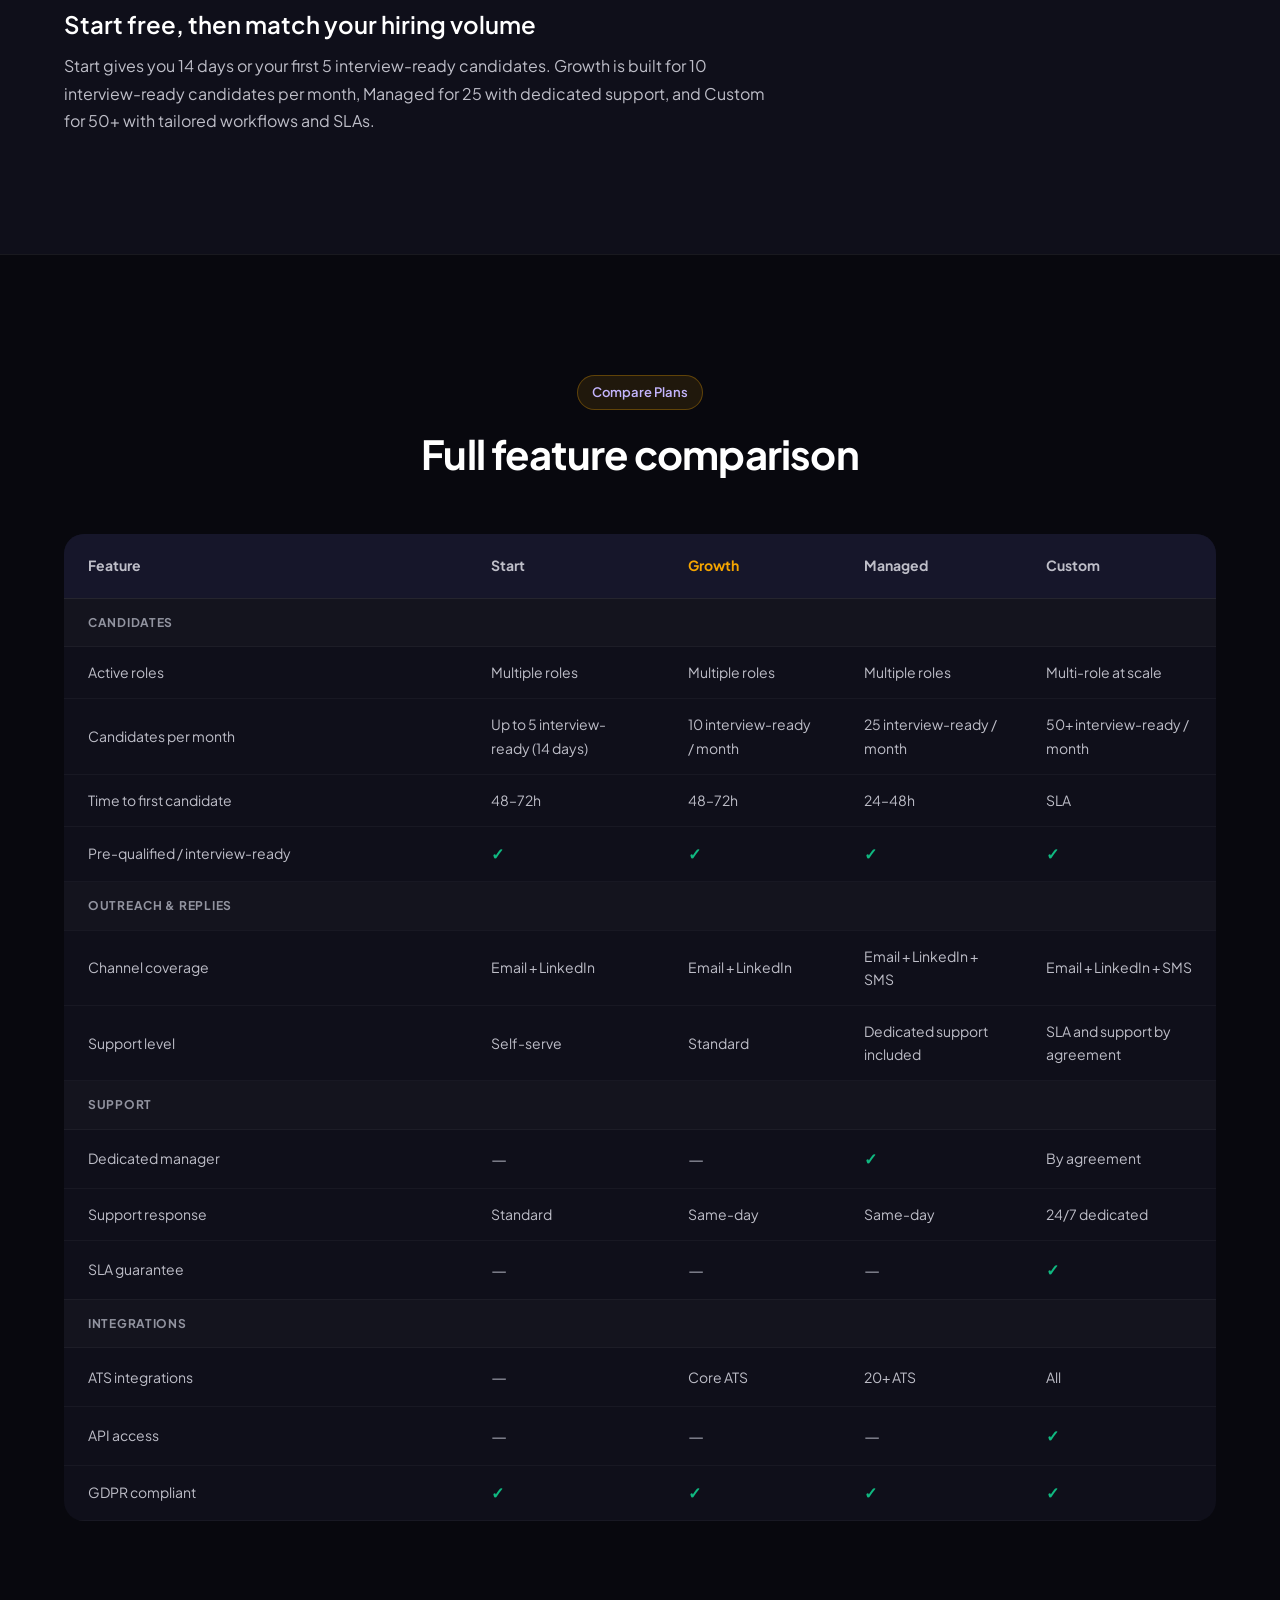
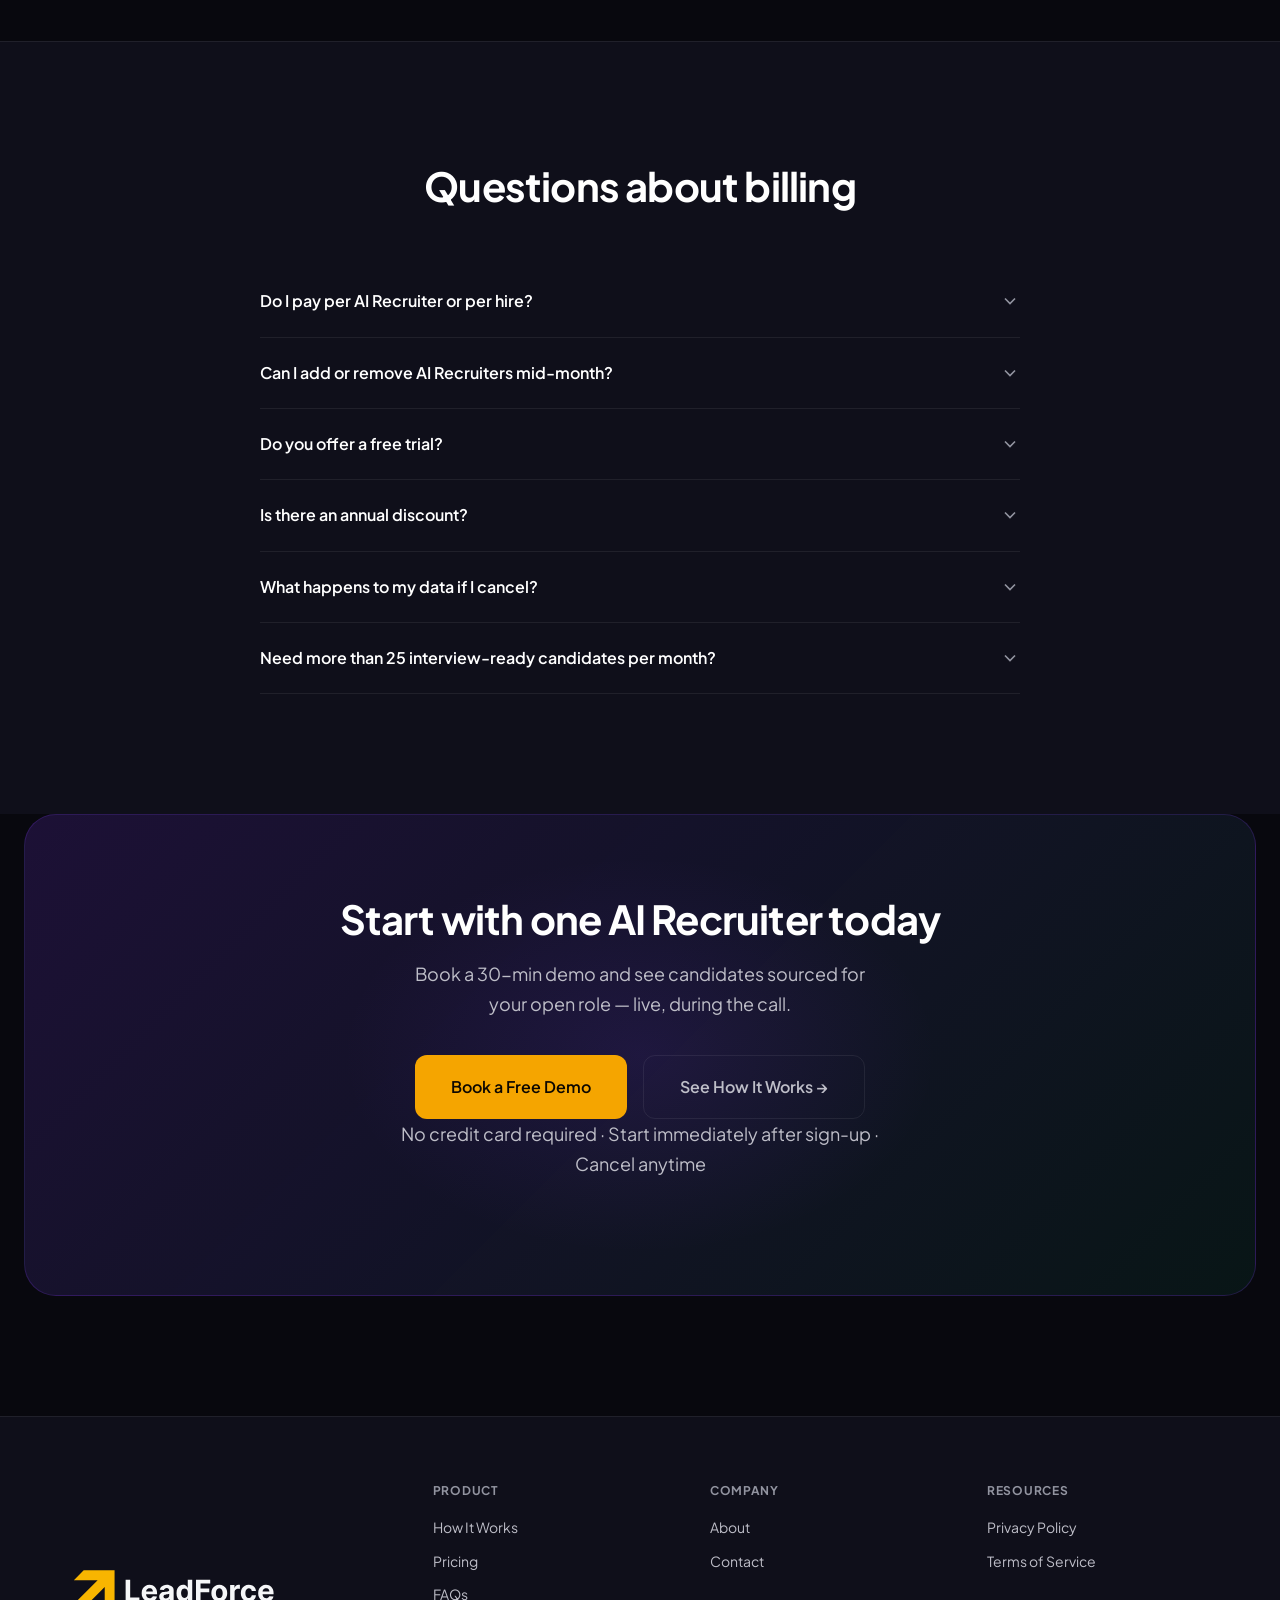
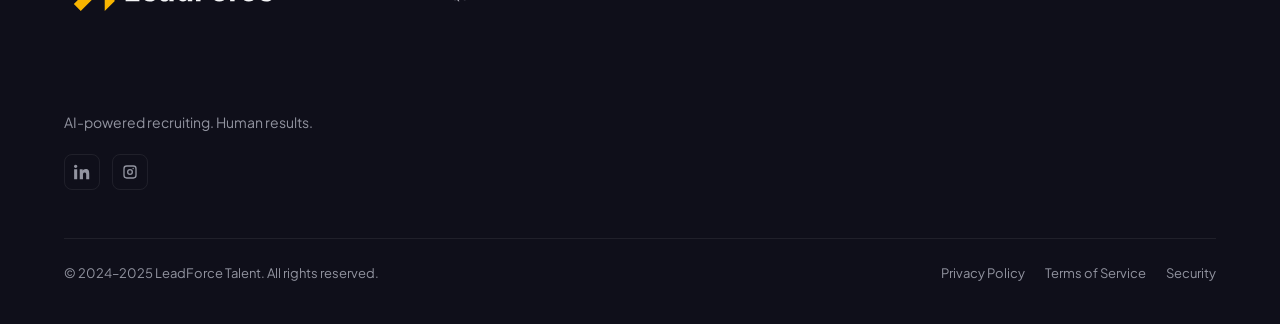
<file: pricing.html>
<!DOCTYPE html>
<html lang="en">
<head>
  <meta charset="UTF-8">
  <meta name="viewport" content="width=device-width, initial-scale=1.0">
  <title>Pricing &mdash; LeadForce Talent</title>
  <link rel="icon" type="image/png" sizes="32x32" href="assets/images/favicon-leadforce.png">
  <link rel="apple-touch-icon" href="assets/images/favicon-leadforce.png">
  <link rel="stylesheet" href="assets/css/main.css">
</head>
<body>

<div class="announcement-bar">New: AI Recruiter v2.0 with multi-channel outreach is live <a href="how-it-works.html">Read what&apos;s new &rarr;</a></div>
<header class="nav">
  <div class="container">
    <nav class="nav-inner">
      <a href="index.html" class="nav-logo">
        <svg class="nav-logo-svg" aria-label="LeadForce" viewBox="0 0 335 335" xmlns="http://www.w3.org/2000/svg">
          <path fill-rule="evenodd" clip-rule="evenodd" d="M62 136H30L15 151H30H51.2525L15 187.252L25.5 198L62 161.5L62 183V198L77 183L77 136H76.5H62Z" fill="#F8B500"/>
          <path d="M307.842 183.479C305.317 183.479 303.144 182.968 301.322 181.945C299.511 180.912 298.116 179.452 297.135 177.567C296.155 175.67 295.665 173.428 295.665 170.839C295.665 168.314 296.155 166.098 297.135 164.191C298.116 162.284 299.495 160.798 301.274 159.733C303.064 158.668 305.163 158.135 307.57 158.135C309.19 158.135 310.697 158.396 312.093 158.918C313.499 159.429 314.724 160.202 315.768 161.235C316.823 162.268 317.643 163.568 318.229 165.134C318.815 166.69 319.108 168.511 319.108 170.599V172.469H298.382V168.25H312.7C312.7 167.27 312.487 166.402 312.061 165.646C311.635 164.889 311.043 164.298 310.287 163.872C309.541 163.435 308.673 163.217 307.682 163.217C306.649 163.217 305.733 163.456 304.934 163.936C304.145 164.404 303.528 165.038 303.08 165.837C302.633 166.626 302.404 167.505 302.393 168.474V172.485C302.393 173.7 302.617 174.749 303.064 175.633C303.522 176.517 304.167 177.199 304.998 177.679C305.829 178.158 306.814 178.398 307.954 178.398C308.71 178.398 309.403 178.291 310.031 178.078C310.66 177.865 311.198 177.545 311.645 177.119C312.093 176.693 312.434 176.171 312.668 175.553L318.964 175.969C318.645 177.482 317.99 178.803 316.999 179.932C316.019 181.05 314.751 181.924 313.195 182.553C311.651 183.17 309.866 183.479 307.842 183.479Z" fill="#F5F6F8"/>
          <path d="M281.335 183.479C278.821 183.479 276.658 182.947 274.847 181.881C273.047 180.805 271.662 179.314 270.692 177.407C269.734 175.5 269.254 173.305 269.254 170.823C269.254 168.309 269.739 166.104 270.708 164.207C271.688 162.3 273.079 160.814 274.879 159.749C276.68 158.673 278.821 158.135 281.303 158.135C283.444 158.135 285.319 158.524 286.928 159.301C288.537 160.079 289.81 161.171 290.747 162.577C291.685 163.984 292.202 165.635 292.297 167.531H285.873C285.692 166.306 285.213 165.321 284.435 164.575C283.668 163.819 282.661 163.44 281.415 163.44C280.36 163.44 279.439 163.728 278.65 164.303C277.873 164.868 277.266 165.694 276.829 166.78C276.392 167.867 276.174 169.183 276.174 170.727C276.174 172.293 276.387 173.625 276.813 174.722C277.25 175.82 277.862 176.656 278.65 177.231C279.439 177.806 280.36 178.094 281.415 178.094C282.193 178.094 282.891 177.934 283.508 177.615C284.137 177.295 284.654 176.832 285.058 176.224C285.474 175.607 285.746 174.866 285.873 174.003H292.297C292.191 175.878 291.68 177.529 290.763 178.957C289.858 180.374 288.606 181.482 287.008 182.281C285.41 183.08 283.519 183.479 281.335 183.479Z" fill="#F5F6F8"/>
          <path d="M252.974 183V158.455H259.574V162.737H259.83C260.277 161.214 261.028 160.063 262.083 159.285C263.138 158.497 264.352 158.103 265.727 158.103C266.068 158.103 266.435 158.124 266.829 158.167C267.223 158.21 267.57 158.268 267.868 158.343V164.383C267.548 164.287 267.106 164.202 266.542 164.127C265.977 164.053 265.46 164.016 264.992 164.016C263.99 164.016 263.095 164.234 262.307 164.671C261.529 165.097 260.911 165.694 260.453 166.461C260.006 167.228 259.782 168.112 259.782 169.113V183H252.974Z" fill="#F5F6F8"/>
          <path d="M236.467 183.479C233.985 183.479 231.838 182.952 230.027 181.897C228.227 180.832 226.836 179.351 225.856 177.455C224.876 175.548 224.386 173.337 224.386 170.823C224.386 168.288 224.876 166.072 225.856 164.175C226.836 162.268 228.227 160.788 230.027 159.733C231.838 158.668 233.985 158.135 236.467 158.135C238.949 158.135 241.091 158.668 242.891 159.733C244.702 160.788 246.098 162.268 247.078 164.175C248.058 166.072 248.548 168.288 248.548 170.823C248.548 173.337 248.058 175.548 247.078 177.455C246.098 179.351 244.702 180.832 242.891 181.897C241.091 182.952 238.949 183.479 236.467 183.479ZM236.499 178.206C237.628 178.206 238.571 177.886 239.327 177.247C240.084 176.597 240.654 175.713 241.037 174.594C241.431 173.476 241.629 172.203 241.629 170.775C241.629 169.348 241.431 168.075 241.037 166.956C240.654 165.837 240.084 164.953 239.327 164.303C238.571 163.653 237.628 163.328 236.499 163.328C235.359 163.328 234.4 163.653 233.622 164.303C232.855 164.953 232.275 165.837 231.881 166.956C231.497 168.075 231.305 169.348 231.305 170.775C231.305 172.203 231.497 173.476 231.881 174.594C232.275 175.713 232.855 176.597 233.622 177.247C234.4 177.886 235.359 178.206 236.499 178.206Z" fill="#F5F6F8"/>
          <path d="M200.983 183V150.273H222.652V155.978H207.903V163.776H221.214V169.481H207.903V183H200.983Z" fill="#F5F6F8"/>
          <path d="M181.292 183.399C179.427 183.399 177.739 182.92 176.226 181.961C174.724 180.992 173.531 179.57 172.646 177.695C171.773 175.809 171.336 173.497 171.336 170.759C171.336 167.947 171.789 165.608 172.694 163.744C173.6 161.869 174.804 160.468 176.306 159.541C177.819 158.604 179.475 158.135 181.276 158.135C182.65 158.135 183.795 158.369 184.711 158.838C185.638 159.296 186.384 159.871 186.949 160.564C187.524 161.246 187.961 161.917 188.259 162.577H188.467V150.273H195.258V183H188.547V179.069H188.259C187.939 179.751 187.487 180.427 186.901 181.098C186.325 181.759 185.574 182.308 184.647 182.744C183.731 183.181 182.613 183.399 181.292 183.399ZM183.449 177.982C184.546 177.982 185.473 177.684 186.23 177.087C186.997 176.48 187.583 175.633 187.987 174.546C188.403 173.46 188.611 172.187 188.611 170.727C188.611 169.268 188.408 168 188.003 166.924C187.598 165.848 187.013 165.017 186.246 164.431C185.478 163.845 184.546 163.552 183.449 163.552C182.33 163.552 181.388 163.856 180.621 164.463C179.853 165.07 179.273 165.912 178.879 166.988C178.484 168.064 178.287 169.31 178.287 170.727C178.287 172.155 178.484 173.417 178.879 174.515C179.283 175.601 179.864 176.453 180.621 177.071C181.388 177.679 182.33 177.982 183.449 177.982Z" fill="#F5F6F8"/>
          <path d="M153.143 183.463C151.577 183.463 150.181 183.192 148.956 182.648C147.731 182.094 146.761 181.279 146.047 180.203C145.344 179.117 144.993 177.764 144.993 176.145C144.993 174.781 145.243 173.636 145.744 172.709C146.245 171.782 146.926 171.036 147.789 170.472C148.652 169.907 149.632 169.481 150.73 169.193C151.838 168.906 152.999 168.703 154.213 168.586C155.641 168.437 156.791 168.298 157.665 168.17C158.539 168.032 159.172 167.83 159.567 167.563C159.961 167.297 160.158 166.903 160.158 166.381V166.285C160.158 165.273 159.838 164.49 159.199 163.936C158.571 163.382 157.676 163.105 156.514 163.105C155.289 163.105 154.315 163.376 153.59 163.92C152.866 164.452 152.386 165.124 152.152 165.933L145.856 165.422C146.175 163.93 146.804 162.641 147.741 161.555C148.679 160.457 149.888 159.616 151.369 159.03C152.86 158.433 154.586 158.135 156.546 158.135C157.91 158.135 159.215 158.295 160.462 158.614C161.719 158.934 162.832 159.429 163.801 160.101C164.782 160.772 165.554 161.635 166.119 162.689C166.683 163.733 166.965 164.985 166.965 166.445V183H160.509V179.596H160.318C159.924 180.363 159.396 181.04 158.736 181.626C158.075 182.201 157.282 182.654 156.355 182.984C155.428 183.304 154.357 183.463 153.143 183.463ZM155.092 178.765C156.094 178.765 156.978 178.568 157.745 178.174C158.512 177.769 159.114 177.226 159.551 176.544C159.987 175.862 160.206 175.09 160.206 174.227V171.622C159.993 171.761 159.7 171.888 159.327 172.006C158.965 172.112 158.555 172.213 158.096 172.309C157.638 172.395 157.18 172.474 156.722 172.549C156.264 172.613 155.849 172.672 155.476 172.725C154.677 172.842 153.979 173.028 153.382 173.284C152.786 173.54 152.322 173.886 151.992 174.323C151.662 174.749 151.497 175.282 151.497 175.921C151.497 176.848 151.832 177.556 152.503 178.046C153.185 178.526 154.048 178.765 155.092 178.765Z" fill="#F5F6F8"/>
          <path d="M130.435 183.479C127.91 183.479 125.737 182.968 123.915 181.945C122.104 180.912 120.708 179.452 119.728 177.567C118.748 175.67 118.258 173.428 118.258 170.839C118.258 168.314 118.748 166.098 119.728 164.191C120.708 162.284 122.088 160.798 123.867 159.733C125.657 158.668 127.756 158.135 130.163 158.135C131.783 158.135 133.29 158.396 134.686 158.918C136.092 159.429 137.317 160.202 138.361 161.235C139.416 162.268 140.236 163.568 140.822 165.134C141.408 166.69 141.701 168.511 141.701 170.599V172.469H120.975V168.25H135.293C135.293 167.27 135.08 166.402 134.654 165.646C134.228 164.889 133.636 164.298 132.88 163.872C132.134 163.435 131.266 163.217 130.275 163.217C129.242 163.217 128.326 163.456 127.527 163.936C126.738 164.404 126.12 165.038 125.673 165.837C125.225 166.626 124.996 167.505 124.986 168.474V172.485C124.986 173.7 125.209 174.749 125.657 175.633C126.115 176.517 126.759 177.199 127.59 177.679C128.421 178.158 129.407 178.398 130.547 178.398C131.303 178.398 131.996 178.291 132.624 178.078C133.253 177.865 133.791 177.545 134.238 177.119C134.686 176.693 135.027 176.171 135.261 175.553L141.557 175.969C141.237 177.482 140.582 178.803 139.592 179.932C138.611 181.05 137.344 181.924 135.788 182.553C134.243 183.17 132.459 183.479 130.435 183.479Z" fill="#F5F6F8"/>
          <path d="M93.8445 183V150.273H100.764V177.295H114.794V183H93.8445Z" fill="#F5F6F8"/>
        </svg>
      </a>
      <div class="nav-links">
        <a href="how-it-works.html">How It Works</a>
        <a href="pricing.html">Pricing</a>
        <a href="index.html#testimonials">Customers</a>
        <a href="pricing.html#faq">FAQs</a>
      </div>
      <div class="nav-actions">
        <a href="https://global.leadforcetalent.com/" class="nav-login">Log in</a>
        <a href="https://calendly.com/lftw/leadforcetalent-meeting" class="btn btn-primary">Book a Demo</a>
        <button class="nav-hamburger"><span></span><span></span><span></span></button>
      </div>
    </nav>
  </div>
  <div class="mobile-menu">
    <a href="how-it-works.html">How It Works</a>
    <a href="pricing.html">Pricing</a>
    <a href="#">Customers</a>
    <a href="pricing.html#faq">FAQs</a>
    <a href="https://global.leadforcetalent.com/" class="nav-login">Log in</a>
    <a href="https://calendly.com/lftw/leadforcetalent-meeting" class="btn btn-primary btn-full">Book a Demo</a>
  </div>
</header>

<section class="page-hero">
  <div class="container page-hero-inner">
    <div class="badge reveal" style="margin:0 auto 20px;">Pricing</div>
    <h1 class="h1 reveal">Choose the plan that matches your hiring volume</h1>
    <p class="reveal">Start with one role for free, then scale across multiple roles with the plan that fits your hiring volume.</p>
  </div>
</section>

<section class="section section-surface" style="padding-top:48px;">
  <div class="container">
    <div class="pricing-grid pricing-grid-4">
      <div class="pricing-card pricing-card-flex reveal">
        <div class="pricing-name">Start</div>
        <div class="pricing-plan-sub">1 active role</div>
        <div class="pricing-price-row"><span class="pricing-amount" style="font-size:42px;">$0</span></div>
        <div class="pricing-cand-chip"><span class="pricing-cand-num">5</span><span class="pricing-cand-label">Up to 5 interview-ready candidates</span></div>
        <div class="pricing-sub" style="margin-top:-12px;">14 days or until limit is reached</div>
        <hr class="pricing-divider">
        <ul class="pricing-features"><li>Test LeadForce on one open role</li><li>Up to 5 interview-ready candidates included</li><li>Best for first evaluation</li></ul>
        <div class="pricing-bottom-note">Trial for one role, not a full multi-role plan</div>
        <a href="https://calendly.com/lftw/leadforcetalent-meeting" class="btn btn-ghost btn-full">Get Started</a>
      </div>
      <div class="pricing-card pricing-card-flex reveal reveal-delay-1">
        <div class="pricing-name">Growth</div>
        <div class="pricing-plan-sub">Multiple roles</div>
        <div class="pricing-price-row"><span class="pricing-amount">$249</span><span class="pricing-suffix">/month</span></div>
        <div class="pricing-cand-chip"><span class="pricing-cand-num">10</span><span class="pricing-cand-label">interview-ready candidates / month</span></div>
        <hr class="pricing-divider">
        <ul class="pricing-features"><li>Run hiring across multiple roles</li><li>Consistent monthly candidate flow</li><li>Best for solo recruiters and small teams</li></ul>
        <div class="pricing-bottom-note">Built for ongoing monthly hiring, not one-off testing</div>
        <a href="https://calendly.com/lftw/leadforcetalent-meeting" class="btn btn-primary btn-full">Choose Growth</a>
      </div>
      <div class="pricing-card pricing-card-featured pricing-card-flex reveal reveal-delay-2">
        <div class="pricing-badge-wrap"><span class="badge badge-featured">Most Popular</span></div>
        <div class="pricing-name">Managed</div>
        <div class="pricing-plan-sub">Multiple roles</div>
        <div class="pricing-price-row"><span class="pricing-amount">$500</span><span class="pricing-suffix">/month</span></div>
        <div class="pricing-cand-chip"><span class="pricing-cand-num">25</span><span class="pricing-cand-label">interview-ready candidates / month</span></div>
        <hr class="pricing-divider">
        <ul class="pricing-features"><li>Dedicated support included</li><li>Faster execution with LeadForce help</li><li>Best for teams with ongoing hiring</li></ul>
        <div class="pricing-bottom-note">Adds service and execution support on top of volume</div>
        <a href="https://calendly.com/lftw/leadforcetalent-meeting" class="btn btn-ghost btn-full">Choose Managed</a>
      </div>
      <div class="pricing-card pricing-card-flex reveal reveal-delay-3">
        <div class="pricing-name">Custom</div>
        <div class="pricing-plan-sub">Multi-role hiring</div>
        <div class="pricing-price-row"><span class="pricing-amount" style="font-size:28px;letter-spacing:-0.5px;">Custom pricing</span></div>
        <div class="pricing-cand-chip"><span class="pricing-cand-num" style="font-size:18px;">50+</span><span class="pricing-cand-label">interview-ready candidates / month</span></div>
        <hr class="pricing-divider">
        <ul class="pricing-features"><li>Custom candidate volume</li><li>Custom workflow and onboarding</li><li>SLA and support model by agreement</li></ul>
        <div class="pricing-bottom-note">Designed for high-volume and enterprise hiring programs</div>
        <a href="https://calendly.com/lftw/leadforcetalent-meeting" class="btn btn-ghost btn-full">Contact Us</a>
      </div>
    </div>
    <p class="pricing-trust reveal">No setup fees &middot; No long-term contracts &middot; Cancel anytime &middot; GDPR compliant</p>
  </div>
</section>

<section class="section section-surface section-border-t">
  <div class="container">
    <h3 class="h3 reveal" style="margin-bottom:12px;">Start free, then match your hiring volume</h3>
    <p class="reveal" style="color:var(--text-secondary);max-width:720px;line-height:1.7;">
      Start gives you 14 days or your first 5 interview-ready candidates. Growth is built for 10 interview-ready candidates per month, Managed for 25 with dedicated support, and Custom for 50+ with tailored workflows and SLAs.
    </p>
  </div>
</section>

<section class="section section-dark section-border-t">
  <div class="container">
    <div class="section-label reveal"><span class="badge">Compare Plans</span></div>
    <h2 class="h2 section-headline reveal">Full feature comparison</h2>
    <div class="comparison-table-wrap reveal">
      <table class="comparison-table">
        <thead><tr><th>Feature</th><th>Start</th><th class="featured-col">Growth</th><th>Managed</th><th>Custom</th></tr></thead>
        <tbody>
          <tr class="cat-row"><td colspan="5">Candidates</td></tr>
          <tr><td>Active roles</td><td>Multiple roles</td><td>Multiple roles</td><td>Multiple roles</td><td>Multi-role at scale</td></tr>
          <tr><td>Candidates per month</td><td>Up to 5 interview-ready (14 days)</td><td>10 interview-ready / month</td><td>25 interview-ready / month</td><td>50+ interview-ready / month</td></tr>
          <tr><td>Time to first candidate</td><td>48&ndash;72h</td><td>48&ndash;72h</td><td>24&ndash;48h</td><td>SLA</td></tr>
          <tr><td>Pre-qualified / interview-ready</td><td><span class="check">&#10003;</span></td><td><span class="check">&#10003;</span></td><td><span class="check">&#10003;</span></td><td><span class="check">&#10003;</span></td></tr>
          <tr class="cat-row"><td colspan="5">Outreach & Replies</td></tr>
          <tr><td>Channel coverage</td><td>Email + LinkedIn</td><td>Email + LinkedIn</td><td>Email + LinkedIn + SMS</td><td>Email + LinkedIn + SMS</td></tr>
          <tr><td>Support level</td><td>Self-serve</td><td>Standard</td><td>Dedicated support included</td><td>SLA and support by agreement</td></tr>
          <tr class="cat-row"><td colspan="5">Support</td></tr>
          <tr><td>Dedicated manager</td><td><span class="cross">&mdash;</span></td><td><span class="cross">&mdash;</span></td><td><span class="check">&#10003;</span></td><td>By agreement</td></tr>
          <tr><td>Support response</td><td>Standard</td><td>Same-day</td><td>Same-day</td><td>24/7 dedicated</td></tr>
          <tr><td>SLA guarantee</td><td><span class="cross">&mdash;</span></td><td><span class="cross">&mdash;</span></td><td><span class="cross">&mdash;</span></td><td><span class="check">&#10003;</span></td></tr>
          <tr class="cat-row"><td colspan="5">Integrations</td></tr>
          <tr><td>ATS integrations</td><td><span class="cross">&mdash;</span></td><td>Core ATS</td><td>20+ ATS</td><td>All</td></tr>
          <tr><td>API access</td><td><span class="cross">&mdash;</span></td><td><span class="cross">&mdash;</span></td><td><span class="cross">&mdash;</span></td><td><span class="check">&#10003;</span></td></tr>
          <tr><td>GDPR compliant</td><td><span class="check">&#10003;</span></td><td><span class="check">&#10003;</span></td><td><span class="check">&#10003;</span></td><td><span class="check">&#10003;</span></td></tr>
        </tbody>
      </table>
    </div>
  </div>
</section>

<section id="faq" class="section section-surface section-border-t">
  <div class="container">
    <h2 class="h2 section-headline reveal" style="margin-bottom:56px;">Questions about billing</h2>
    <div class="faq-wrap">
      <div class="faq-item reveal"><div class="faq-question">Do I pay per AI Recruiter or per hire?<svg class="faq-arrow" viewBox="0 0 24 24" fill="none" stroke="currentColor" stroke-width="2"><polyline points="6,9 12,15 18,9"/></svg></div><div class="faq-answer">You pay for the monthly number of interview-ready candidates in your plan. There are no per-hire or success fees.</div></div>
      <div class="faq-item reveal"><div class="faq-question">Can I add or remove AI Recruiters mid-month?<svg class="faq-arrow" viewBox="0 0 24 24" fill="none" stroke="currentColor" stroke-width="2"><polyline points="6,9 12,15 18,9"/></svg></div><div class="faq-answer">Your whole team can use LeadForce within the candidate volume you purchased. You can upgrade monthly volume at any time or buy extra interview-ready candidates as needed.</div></div>
      <div class="faq-item reveal"><div class="faq-question">Do you offer a free trial?<svg class="faq-arrow" viewBox="0 0 24 24" fill="none" stroke="currentColor" stroke-width="2"><polyline points="6,9 12,15 18,9"/></svg></div><div class="faq-answer">Yes. Start gives you 14 days or 5 interview-ready candidates, whichever comes first.</div></div>
      <div class="faq-item reveal"><div class="faq-question">Is there an annual discount?<svg class="faq-arrow" viewBox="0 0 24 24" fill="none" stroke="currentColor" stroke-width="2"><polyline points="6,9 12,15 18,9"/></svg></div><div class="faq-answer">Yes &mdash; pay annually and save 20% on paid plans.</div></div>
      <div class="faq-item reveal"><div class="faq-question">What happens to my data if I cancel?<svg class="faq-arrow" viewBox="0 0 24 24" fill="none" stroke="currentColor" stroke-width="2"><polyline points="6,9 12,15 18,9"/></svg></div><div class="faq-answer">You can export all your candidate data at any time. After cancellation, data is retained for 90 days then permanently deleted. You own your data, always.</div></div>
      <div class="faq-item reveal"><div class="faq-question">Need more than 25 interview-ready candidates per month?<svg class="faq-arrow" viewBox="0 0 24 24" fill="none" stroke="currentColor" stroke-width="2"><polyline points="6,9 12,15 18,9"/></svg></div><div class="faq-answer">Choose Custom for 50+ interview-ready candidates per month, tailored workflows, onboarding, and SLA-backed delivery.</div></div>
    </div>
  </div>
</section>

<div class="cta-banner reveal">
  <div class="cta-banner-inner">
    <h2 class="h2">Start with one AI Recruiter today</h2>
    <p>Book a 30-min demo and see candidates sourced for your open role &mdash; live, during the call.</p>
    <div class="cta-banner-btns"><a href="https://calendly.com/lftw/leadforcetalent-meeting" class="btn btn-primary btn-lg">Book a Free Demo</a><a href="how-it-works.html" class="btn btn-ghost btn-lg">See How It Works &rarr;</a></div>
    <p class="cta-trust-note">No credit card required &middot; Start immediately after sign-up &middot; Cancel anytime</p>
  </div>
</div>

<footer class="footer">
  <div class="container">
    <div class="footer-grid">
      <div>
        <a href="index.html" class="nav-logo" style="font-size:18px;">
          <svg class="nav-logo-svg" aria-label="LeadForce" viewBox="0 0 335 335"><use href="assets/images/logo.svg#leadforce-logo"></use></svg>
        </a>
        <p class="footer-brand-tag">AI-powered recruiting. Human results.</p>
        <div class="footer-socials">
          <a href="https://www.linkedin.com/company/leadforce-talent/" class="footer-social" aria-label="LinkedIn"><svg width="16" height="16" viewBox="0 0 24 24" fill="currentColor"><path d="M4.98 3.5C4.98 4.88 3.88 6 2.5 6S0 4.88 0 3.5 1.12 1 2.5 1 4.98 2.12 4.98 3.5zM.2 8h4.6V23H.2V8zM8.6 8h4.4v2.05h.06c.61-1.16 2.1-2.38 4.33-2.38 4.63 0 5.48 3.05 5.48 7.02V23h-4.6v-6.7c0-1.6-.03-3.66-2.23-3.66-2.24 0-2.58 1.74-2.58 3.54V23H8.6V8z"/></svg></a>
          <a href="https://www.instagram.com/lead__force/" class="footer-social" aria-label="Instagram"><svg width="16" height="16" viewBox="0 0 24 24" fill="currentColor"><path d="M7 2h10a5 5 0 0 1 5 5v10a5 5 0 0 1-5 5H7a5 5 0 0 1-5-5V7a5 5 0 0 1 5-5zm0 2a3 3 0 0 0-3 3v10a3 3 0 0 0 3 3h10a3 3 0 0 0 3-3V7a3 3 0 0 0-3-3H7zm5 3.5A4.5 4.5 0 1 1 7.5 12 4.5 4.5 0 0 1 12 7.5zm0 2A2.5 2.5 0 1 0 14.5 12 2.5 2.5 0 0 0 12 9.5zm4.75-3.75a1 1 0 1 1-1 1 1 1 0 0 1 1-1z"/></svg></a>
        </div>
      </div>
      <div><div class="footer-col-heading">Product</div><div class="footer-links"><a href="how-it-works.html">How It Works</a><a href="pricing.html">Pricing</a><a href="pricing.html#faq">FAQs</a></div></div>
      <div><div class="footer-col-heading">Company</div><div class="footer-links"><a href="index.html#problem">About</a><a href="https://calendly.com/lftw/leadforcetalent-meeting">Contact</a></div></div>
      <div><div class="footer-col-heading">Resources</div><div class="footer-links"><a href="privacy.html">Privacy Policy</a><a href="terms.html">Terms of Service</a></div></div>
    </div>
    <div class="footer-bottom">
      <span>&copy; 2024&ndash;2025 LeadForce Talent. All rights reserved.</span>
      <div class="footer-legal"><a href="privacy.html">Privacy Policy</a><a href="terms.html">Terms of Service</a><a href="index.html#security">Security</a></div>
    </div>
  </div>
</footer>
<script src="assets/js/main.js"></script>
</body>
</html>
</file>
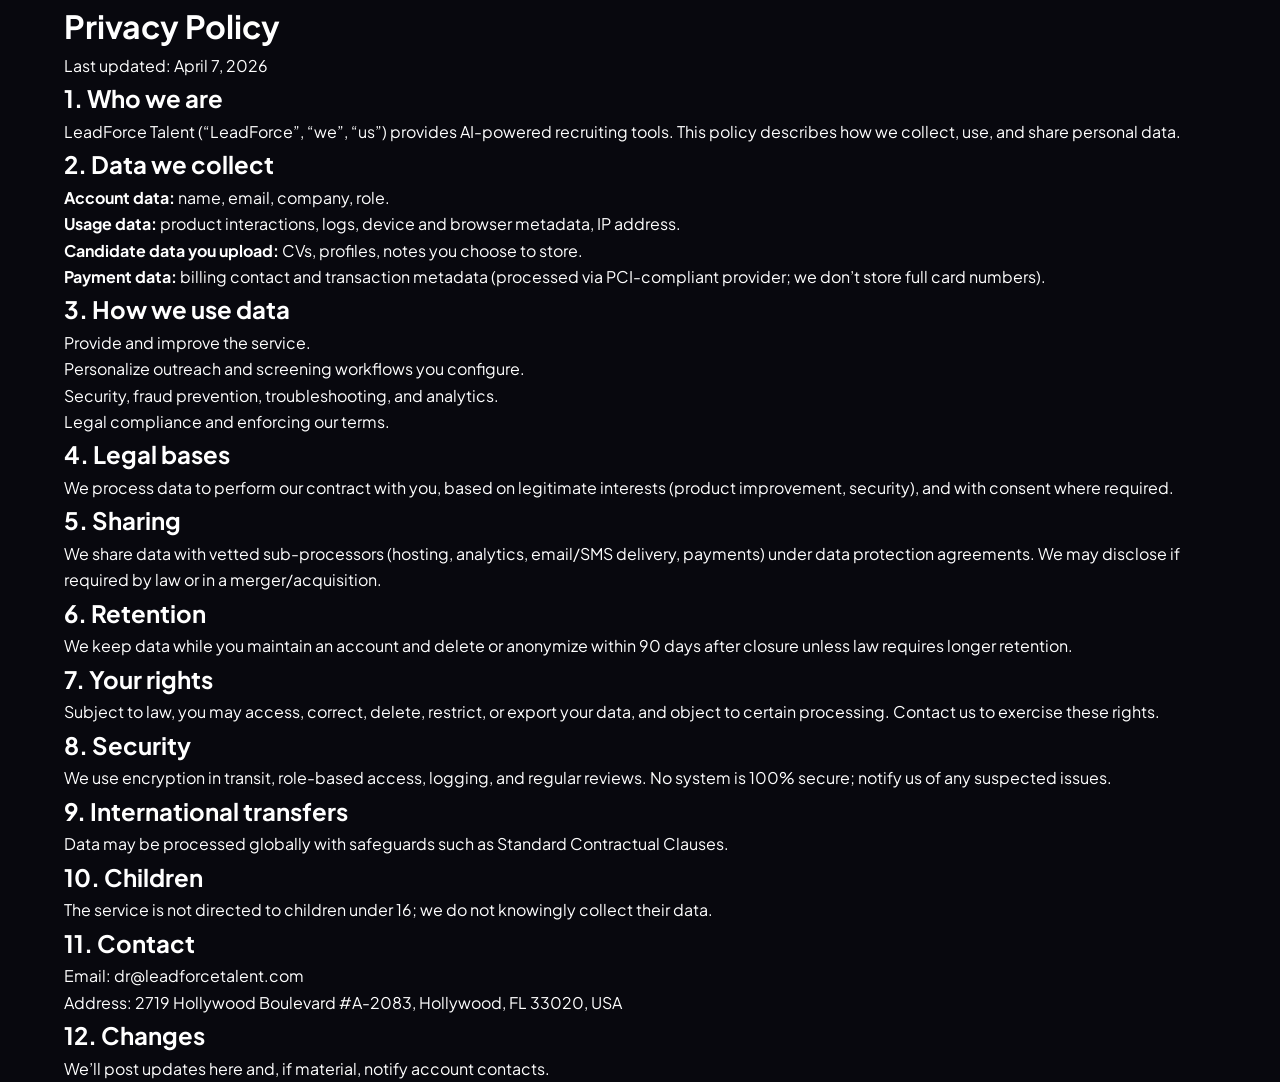
<file: privacy.html>
<!DOCTYPE html>
<html lang="en">
<head>
  <meta charset="UTF-8">
  <meta name="viewport" content="width=device-width, initial-scale=1.0">
  <title>Privacy Policy — LeadForce Talent</title>
  <link rel="icon" type="image/png" sizes="32x32" href="assets/images/favicon-leadforce.png">
  <link rel="apple-touch-icon" href="assets/images/favicon-leadforce.png">
  <link rel="stylesheet" href="assets/css/main.css">
</head>
<body class="page-legal">
  <div class="container legal-container">
    <h1>Privacy Policy</h1>
    <p>Last updated: April 7, 2026</p>

    <h2>1. Who we are</h2>
    <p>LeadForce Talent (“LeadForce”, “we”, “us”) provides AI-powered recruiting tools. This policy describes how we collect, use, and share personal data.</p>

    <h2>2. Data we collect</h2>
    <ul>
      <li><strong>Account data:</strong> name, email, company, role.</li>
      <li><strong>Usage data:</strong> product interactions, logs, device and browser metadata, IP address.</li>
      <li><strong>Candidate data you upload:</strong> CVs, profiles, notes you choose to store.</li>
      <li><strong>Payment data:</strong> billing contact and transaction metadata (processed via PCI-compliant provider; we don’t store full card numbers).</li>
    </ul>

    <h2>3. How we use data</h2>
    <ul>
      <li>Provide and improve the service.</li>
      <li>Personalize outreach and screening workflows you configure.</li>
      <li>Security, fraud prevention, troubleshooting, and analytics.</li>
      <li>Legal compliance and enforcing our terms.</li>
    </ul>

    <h2>4. Legal bases</h2>
    <p>We process data to perform our contract with you, based on legitimate interests (product improvement, security), and with consent where required.</p>

    <h2>5. Sharing</h2>
    <p>We share data with vetted sub-processors (hosting, analytics, email/SMS delivery, payments) under data protection agreements. We may disclose if required by law or in a merger/acquisition.</p>

    <h2>6. Retention</h2>
    <p>We keep data while you maintain an account and delete or anonymize within 90 days after closure unless law requires longer retention.</p>

    <h2>7. Your rights</h2>
    <p>Subject to law, you may access, correct, delete, restrict, or export your data, and object to certain processing. Contact us to exercise these rights.</p>

    <h2>8. Security</h2>
    <p>We use encryption in transit, role-based access, logging, and regular reviews. No system is 100% secure; notify us of any suspected issues.</p>

    <h2>9. International transfers</h2>
    <p>Data may be processed globally with safeguards such as Standard Contractual Clauses.</p>

    <h2>10. Children</h2>
    <p>The service is not directed to children under 16; we do not knowingly collect their data.</p>

    <h2>11. Contact</h2>
    <p>Email: dr@leadforcetalent.com<br>
    Address: 2719 Hollywood Boulevard #A-2083, Hollywood, FL 33020, USA</p>

    <h2>12. Changes</h2>
    <p>We’ll post updates here and, if material, notify account contacts.</p>
  </div>
</body>
</html>
</file>
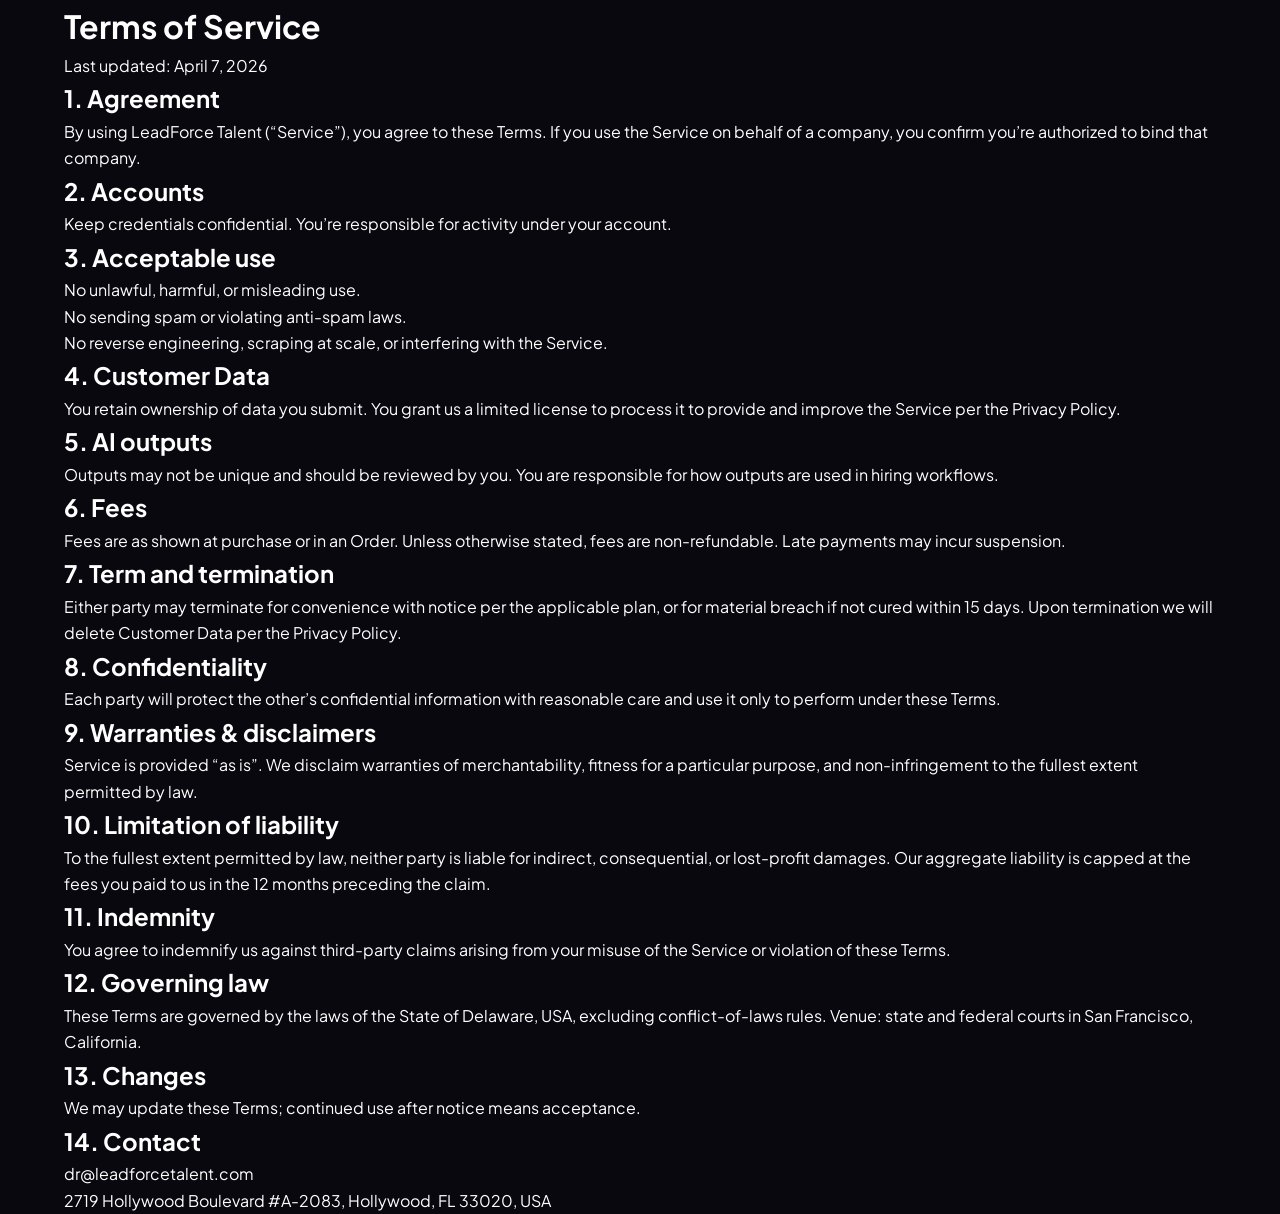
<file: terms.html>
<!DOCTYPE html>
<html lang="en">
<head>
  <meta charset="UTF-8">
  <meta name="viewport" content="width=device-width, initial-scale=1.0">
  <title>Terms of Service — LeadForce Talent</title>
  <link rel="icon" type="image/png" sizes="32x32" href="assets/images/favicon-leadforce.png">
  <link rel="apple-touch-icon" href="assets/images/favicon-leadforce.png">
  <link rel="stylesheet" href="assets/css/main.css">
</head>
<body class="page-legal">
  <div class="container legal-container">
    <h1>Terms of Service</h1>
    <p>Last updated: April 7, 2026</p>

    <h2>1. Agreement</h2>
    <p>By using LeadForce Talent (“Service”), you agree to these Terms. If you use the Service on behalf of a company, you confirm you’re authorized to bind that company.</p>

    <h2>2. Accounts</h2>
    <p>Keep credentials confidential. You’re responsible for activity under your account.</p>

    <h2>3. Acceptable use</h2>
    <ul>
      <li>No unlawful, harmful, or misleading use.</li>
      <li>No sending spam or violating anti-spam laws.</li>
      <li>No reverse engineering, scraping at scale, or interfering with the Service.</li>
    </ul>

    <h2>4. Customer Data</h2>
    <p>You retain ownership of data you submit. You grant us a limited license to process it to provide and improve the Service per the Privacy Policy.</p>

    <h2>5. AI outputs</h2>
    <p>Outputs may not be unique and should be reviewed by you. You are responsible for how outputs are used in hiring workflows.</p>

    <h2>6. Fees</h2>
    <p>Fees are as shown at purchase or in an Order. Unless otherwise stated, fees are non-refundable. Late payments may incur suspension.</p>

    <h2>7. Term and termination</h2>
    <p>Either party may terminate for convenience with notice per the applicable plan, or for material breach if not cured within 15 days. Upon termination we will delete Customer Data per the Privacy Policy.</p>

    <h2>8. Confidentiality</h2>
    <p>Each party will protect the other’s confidential information with reasonable care and use it only to perform under these Terms.</p>

    <h2>9. Warranties & disclaimers</h2>
    <p>Service is provided “as is”. We disclaim warranties of merchantability, fitness for a particular purpose, and non-infringement to the fullest extent permitted by law.</p>

    <h2>10. Limitation of liability</h2>
    <p>To the fullest extent permitted by law, neither party is liable for indirect, consequential, or lost-profit damages. Our aggregate liability is capped at the fees you paid to us in the 12 months preceding the claim.</p>

    <h2>11. Indemnity</h2>
    <p>You agree to indemnify us against third-party claims arising from your misuse of the Service or violation of these Terms.</p>

    <h2>12. Governing law</h2>
    <p>These Terms are governed by the laws of the State of Delaware, USA, excluding conflict-of-laws rules. Venue: state and federal courts in San Francisco, California.</p>

    <h2>13. Changes</h2>
    <p>We may update these Terms; continued use after notice means acceptance.</p>

    <h2>14. Contact</h2>
    <p>dr@leadforcetalent.com<br>
    2719 Hollywood Boulevard #A-2083, Hollywood, FL 33020, USA</p>
  </div>
</body>
</html>
</file>
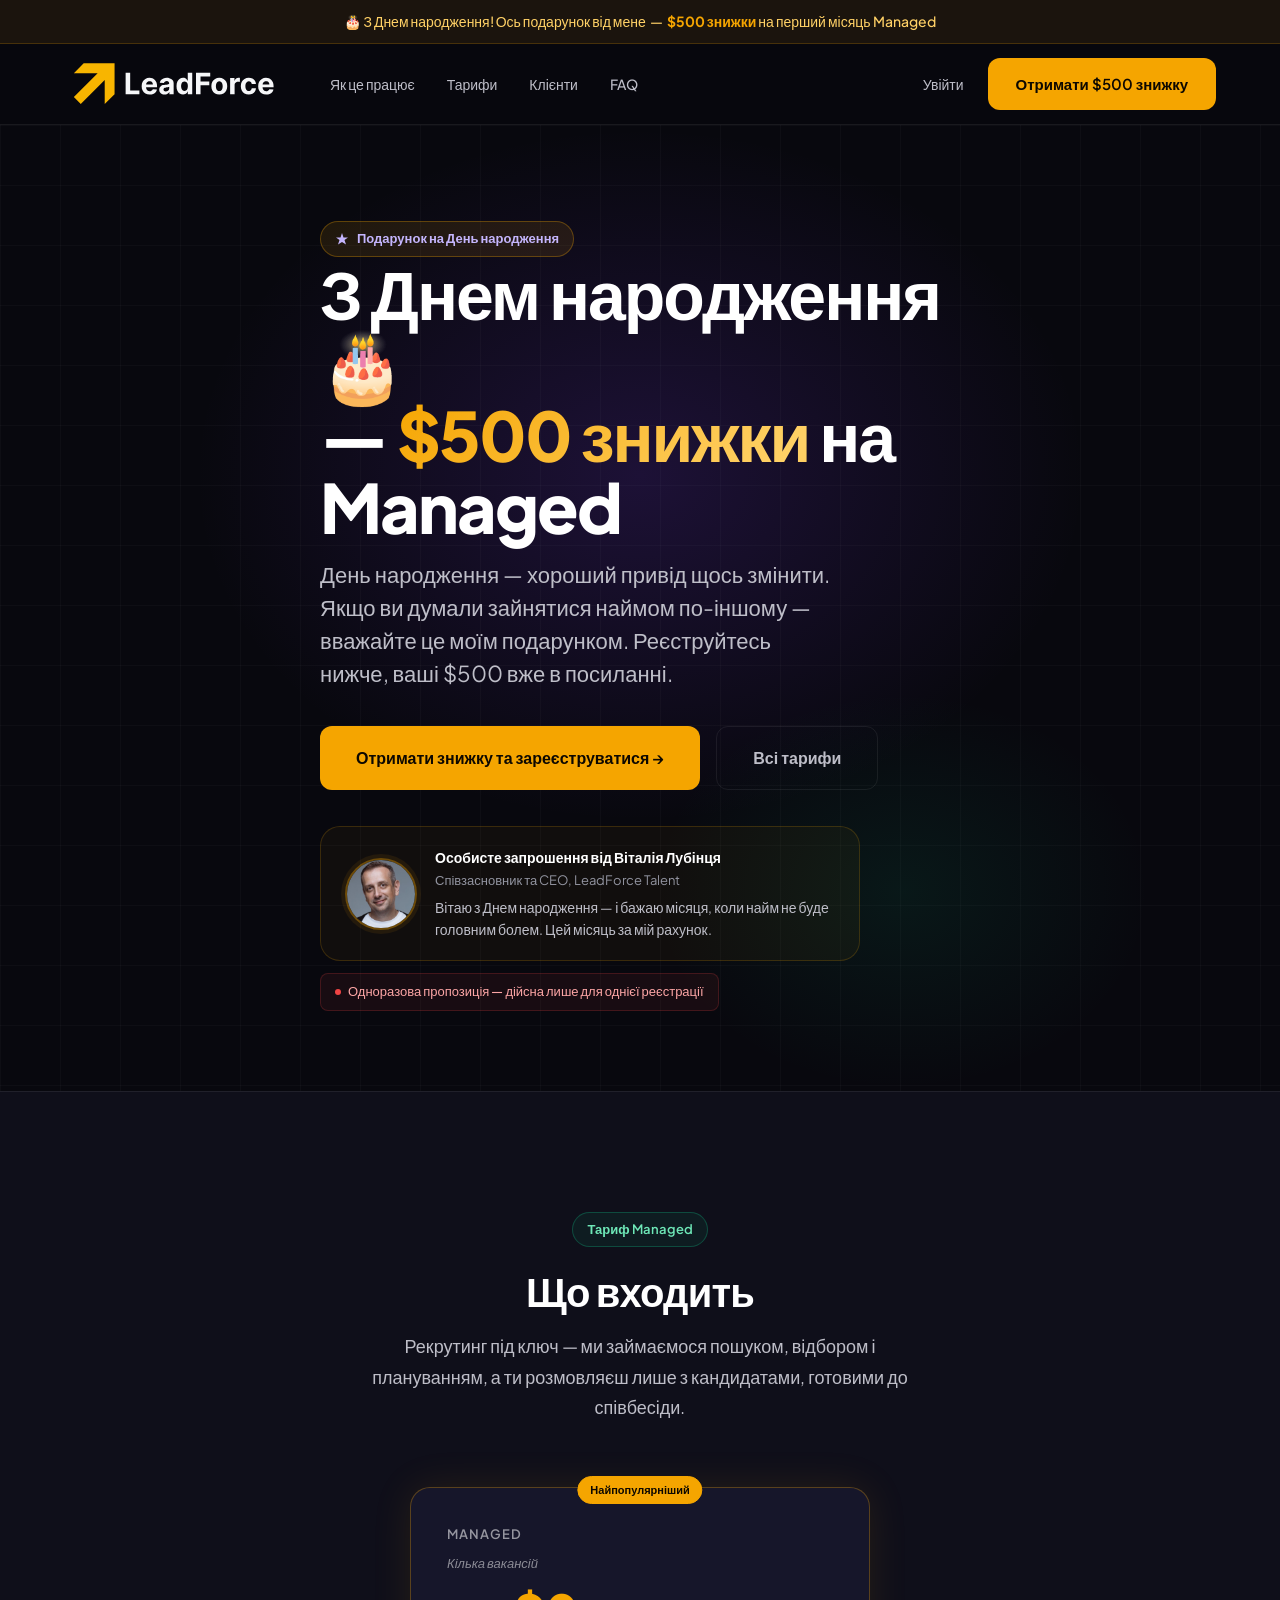
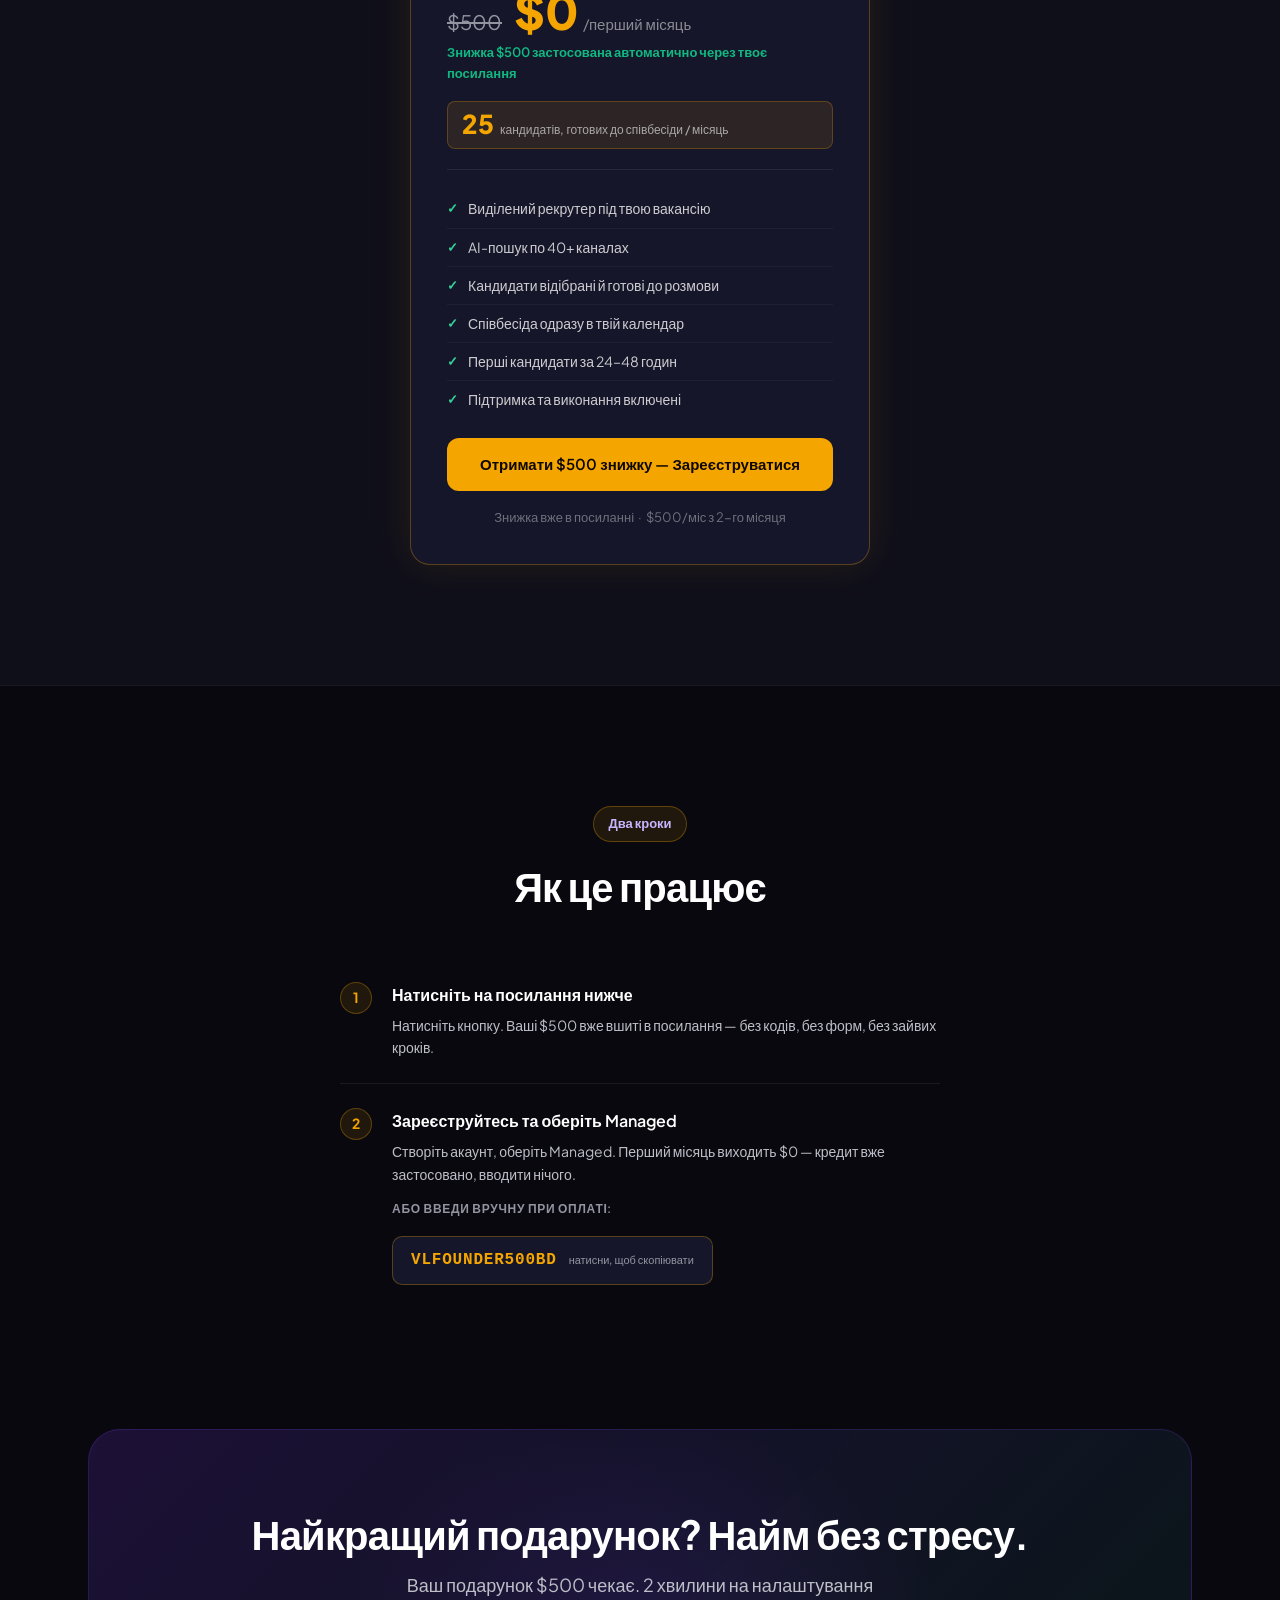
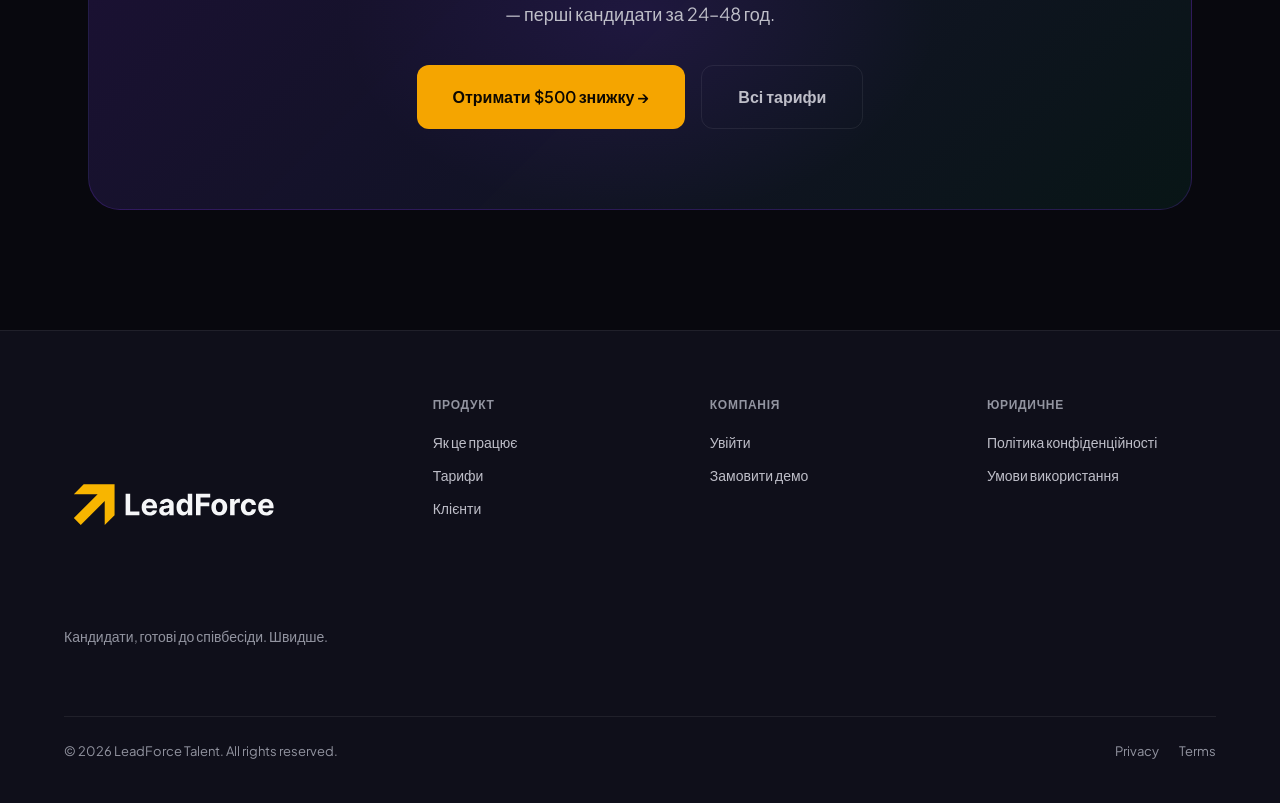
<file: vlfounder500bdayua.html>
<!DOCTYPE html>
<html lang="uk">
<head>
  <meta charset="UTF-8">
  <meta name="viewport" content="width=device-width, initial-scale=1.0">
  <title>LeadForce Talent &mdash; З Днем народження від Віталія Лубінця</title>
  <link rel="icon" type="image/png" sizes="32x32" href="assets/images/favicon-leadforce.png">
  <link rel="apple-touch-icon" href="assets/images/favicon-leadforce.png">
  <link rel="stylesheet" href="assets/css/main.css">
  <style>
    .promo-bar {
      background: rgba(245,165,0,0.08);
      border-bottom: 1px solid rgba(245,165,0,0.2);
      padding: 10px 24px;
      text-align: center;
      font-size: 14px;
      color: #FFD166;
      font-weight: 500;
    }
    .promo-bar strong { color: var(--accent-primary); }

    .offer-highlight {
      display: inline-flex;
      align-items: baseline;
      gap: 8px;
      background: rgba(245,165,0,0.08);
      border: 1px solid rgba(245,165,0,0.25);
      border-radius: 12px;
      padding: 12px 20px;
      margin-bottom: 16px;
    }
    .offer-highlight-amount {
      font-size: 42px;
      font-weight: 800;
      color: var(--accent-primary);
      line-height: 1;
    }
    .offer-highlight-label {
      font-size: 15px;
      color: var(--text-secondary);
    }

    .step-number {
      width: 32px;
      height: 32px;
      border-radius: 50%;
      background: var(--accent-subtle);
      border: 1px solid var(--border-accent);
      display: flex;
      align-items: center;
      justify-content: center;
      font-size: 14px;
      font-weight: 700;
      color: var(--accent-primary);
      flex-shrink: 0;
    }

    .steps-list {
      display: flex;
      flex-direction: column;
      gap: 0;
    }
    .step-row {
      display: flex;
      gap: 20px;
      align-items: flex-start;
      padding: 24px 0;
      border-bottom: 1px solid var(--border);
    }
    .step-row:last-child { border-bottom: none; }
    .step-row-body h4 {
      font-size: 16px;
      font-weight: 600;
      margin-bottom: 6px;
      color: var(--text-primary);
    }
    .step-row-body p {
      font-size: 14px;
      color: var(--text-secondary);
      line-height: 1.6;
    }

    .code-block {
      display: inline-flex;
      align-items: center;
      gap: 12px;
      background: var(--bg-elevated);
      border: 1px solid var(--border-accent);
      border-radius: 10px;
      padding: 10px 18px;
      margin-top: 10px;
      font-family: 'Courier New', monospace;
      font-size: 16px;
      font-weight: 700;
      color: var(--accent-primary);
      letter-spacing: 0.05em;
      cursor: pointer;
      transition: background 0.2s;
      user-select: all;
    }
    .code-block:hover {
      background: rgba(245,165,0,0.06);
    }
    .code-copy-hint {
      font-family: 'Plus Jakarta Sans', sans-serif;
      font-size: 11px;
      font-weight: 500;
      color: var(--text-muted);
      letter-spacing: 0;
    }

    .managed-card-promo {
      background: var(--bg-elevated);
      border: 1px solid var(--border-accent);
      border-radius: var(--radius-lg);
      padding: 36px;
      box-shadow: 0 0 40px rgba(245,165,0,0.1);
      position: relative;
    }
    .managed-card-promo .pricing-badge-wrap {
      position: absolute;
      top: -13px;
      left: 50%;
      transform: translateX(-50%);
    }

    .promo-original-price {
      font-size: 20px;
      color: var(--text-muted);
      text-decoration: line-through;
      margin-right: 8px;
    }
    .promo-first-month {
      font-size: 13px;
      color: var(--accent-secondary);
      font-weight: 600;
    }

    .invite-block {
      display: flex;
      align-items: center;
      gap: 18px;
      background: rgba(245,165,0,0.04);
      border: 1px solid rgba(245,165,0,0.18);
      border-radius: var(--radius-lg);
      padding: 20px 24px;
      margin-top: 36px;
      max-width: 540px;
    }
    .invite-avatar {
      width: 72px;
      height: 72px;
      border-radius: 50%;
      object-fit: cover;
      border: 2px solid rgba(245,165,0,0.4);
      box-shadow: 0 0 0 4px rgba(245,165,0,0.08);
      flex-shrink: 0;
    }
    .invite-text {
      font-size: 14px;
      color: var(--text-secondary);
      line-height: 1.55;
    }
    .invite-text strong {
      color: var(--text-primary);
      font-weight: 600;
    }
    .invite-text em {
      font-style: normal;
      color: var(--text-muted);
      font-size: 13px;
    }

    .one-time-note {
      display: inline-flex;
      align-items: center;
      gap: 7px;
      background: rgba(239,68,68,0.07);
      border: 1px solid rgba(239,68,68,0.2);
      border-radius: 8px;
      padding: 7px 14px;
      font-size: 13px;
      font-weight: 500;
      color: #FCA5A5;
      margin-top: 12px;
    }
    .one-time-dot {
      width: 6px; height: 6px;
      border-radius: 50%;
      background: #EF4444;
      flex-shrink: 0;
    }

    .toast-notify {
      position: fixed;
      bottom: 24px;
      left: 50%;
      transform: translateX(-50%) translateY(12px);
      background: var(--bg-elevated);
      border: 1px solid rgba(16,185,129,0.35);
      color: #6EE7B7;
      padding: 11px 24px;
      border-radius: 100px;
      font-size: 14px;
      font-weight: 600;
      opacity: 0;
      pointer-events: none;
      transition: all 0.3s ease;
      z-index: 200;
      white-space: nowrap;
    }
    .toast-notify.show {
      opacity: 1;
      transform: translateX(-50%) translateY(0);
    }
  </style>
</head>
<body>

<!-- Promo top bar instead of announcement bar -->
<div class="promo-bar">🎂 З Днем народження! Ось подарунок від мене &nbsp;&mdash;&nbsp; <strong>$500 знижки</strong> на перший місяць Managed</div>

<header class="nav">
  <div class="container">
    <nav class="nav-inner">
      <a href="index.html" class="nav-logo">
        <svg class="nav-logo-svg" aria-label="LeadForce" viewBox="0 0 335 335" xmlns="http://www.w3.org/2000/svg">
          <path fill-rule="evenodd" clip-rule="evenodd" d="M62 136H30L15 151H30H51.2525L15 187.252L25.5 198L62 161.5L62 183V198L77 183L77 136H76.5H62Z" fill="#F8B500"/>
          <path d="M307.842 183.479C305.317 183.479 303.144 182.968 301.322 181.945C299.511 180.912 298.116 179.452 297.135 177.567C296.155 175.67 295.665 173.428 295.665 170.839C295.665 168.314 296.155 166.098 297.135 164.191C298.116 162.284 299.495 160.798 301.274 159.733C303.064 158.668 305.163 158.135 307.57 158.135C309.19 158.135 310.697 158.396 312.093 158.918C313.499 159.429 314.724 160.202 315.768 161.235C316.823 162.268 317.643 163.568 318.229 165.134C318.815 166.69 319.108 168.511 319.108 170.599V172.469H298.382V168.25H312.7C312.7 167.27 312.487 166.402 312.061 165.646C311.635 164.889 311.043 164.298 310.287 163.872C309.541 163.435 308.673 163.217 307.682 163.217C306.649 163.217 305.733 163.456 304.934 163.936C304.145 164.404 303.528 165.038 303.08 165.837C302.633 166.626 302.404 167.505 302.393 168.474V172.485C302.393 173.7 302.617 174.749 303.064 175.633C303.522 176.517 304.167 177.199 304.998 177.679C305.829 178.158 306.814 178.398 307.954 178.398C308.71 178.398 309.403 178.291 310.031 178.078C310.66 177.865 311.198 177.545 311.645 177.119C312.093 176.693 312.434 176.171 312.668 175.553L318.964 175.969C318.645 177.482 317.99 178.803 316.999 179.932C316.019 181.05 314.751 181.924 313.195 182.553C311.651 183.17 309.866 183.479 307.842 183.479Z" fill="#F5F6F8"/>
          <path d="M281.335 183.479C278.821 183.479 276.658 182.947 274.847 181.881C273.047 180.805 271.662 179.314 270.692 177.407C269.734 175.5 269.254 173.305 269.254 170.823C269.254 168.309 269.739 166.104 270.708 164.207C271.688 162.3 273.079 160.814 274.879 159.749C276.68 158.673 278.821 158.135 281.303 158.135C283.444 158.135 285.319 158.524 286.928 159.301C288.537 160.079 289.81 161.171 290.747 162.577C291.685 163.984 292.202 165.635 292.297 167.531H285.873C285.692 166.306 285.213 165.321 284.435 164.575C283.668 163.819 282.661 163.44 281.415 163.44C280.36 163.44 279.439 163.728 278.65 164.303C277.873 164.868 277.266 165.694 276.829 166.78C276.392 167.867 276.174 169.183 276.174 170.727C276.174 172.293 276.387 173.625 276.813 174.722C277.25 175.82 277.862 176.656 278.65 177.231C279.439 177.806 280.36 178.094 281.415 178.094C282.193 178.094 282.891 177.934 283.508 177.615C284.137 177.295 284.654 176.832 285.058 176.224C285.474 175.607 285.746 174.866 285.873 174.003H292.297C292.191 175.878 291.68 177.529 290.763 178.957C289.858 180.374 288.606 181.482 287.008 182.281C285.41 183.08 283.519 183.479 281.335 183.479Z" fill="#F5F6F8"/>
          <path d="M252.974 183V158.455H259.574V162.737H259.83C260.277 161.214 261.028 160.063 262.083 159.285C263.138 158.497 264.352 158.103 265.727 158.103C266.068 158.103 266.435 158.124 266.829 158.167C267.223 158.21 267.57 158.268 267.868 158.343V164.383C267.548 164.287 267.106 164.202 266.542 164.127C265.977 164.053 265.46 164.016 264.992 164.016C263.99 164.016 263.095 164.234 262.307 164.671C261.529 165.097 260.911 165.694 260.453 166.461C260.006 167.228 259.782 168.112 259.782 169.113V183H252.974Z" fill="#F5F6F8"/>
          <path d="M236.467 183.479C233.985 183.479 231.838 182.952 230.027 181.897C228.227 180.832 226.836 179.351 225.856 177.455C224.876 175.548 224.386 173.337 224.386 170.823C224.386 168.288 224.876 166.072 225.856 164.175C226.836 162.268 228.227 160.788 230.027 159.733C231.838 158.668 233.985 158.135 236.467 158.135C238.949 158.135 241.091 158.668 242.891 159.733C244.702 160.788 246.098 162.268 247.078 164.175C248.058 166.072 248.548 168.288 248.548 170.823C248.548 173.337 248.058 175.548 247.078 177.455C246.098 179.351 244.702 180.832 242.891 181.897C241.091 182.952 238.949 183.479 236.467 183.479ZM236.499 178.206C237.628 178.206 238.571 177.886 239.327 177.247C240.084 176.597 240.654 175.713 241.037 174.594C241.431 173.476 241.629 172.203 241.629 170.775C241.629 169.348 241.431 168.075 241.037 166.956C240.654 165.837 240.084 164.953 239.327 164.303C238.571 163.653 237.628 163.328 236.499 163.328C235.359 163.328 234.4 163.653 233.622 164.303C232.855 164.953 232.275 165.837 231.881 166.956C231.497 168.075 231.305 169.348 231.305 170.775C231.305 172.203 231.497 173.476 231.881 174.594C232.275 175.713 232.855 176.597 233.622 177.247C234.4 177.886 235.359 178.206 236.499 178.206Z" fill="#F5F6F8"/>
          <path d="M200.983 183V150.273H222.652V155.978H207.903V163.776H221.214V169.481H207.903V183H200.983Z" fill="#F5F6F8"/>
          <path d="M181.292 183.399C179.427 183.399 177.739 182.92 176.226 181.961C174.724 180.992 173.531 179.57 172.646 177.695C171.773 175.809 171.336 173.497 171.336 170.759C171.336 167.947 171.789 165.608 172.694 163.744C173.6 161.869 174.804 160.468 176.306 159.541C177.819 158.604 179.475 158.135 181.276 158.135C182.65 158.135 183.795 158.369 184.711 158.838C185.638 159.296 186.384 159.871 186.949 160.564C187.524 161.246 187.961 161.917 188.259 162.577H188.467V150.273H195.258V183H188.547V179.069H188.259C187.939 179.751 187.487 180.427 186.901 181.098C186.325 181.759 185.574 182.308 184.647 182.744C183.731 183.181 182.613 183.399 181.292 183.399ZM183.449 177.982C184.546 177.982 185.473 177.684 186.23 177.087C186.997 176.48 187.583 175.633 187.987 174.546C188.403 173.46 188.611 172.187 188.611 170.727C188.611 169.268 188.408 168 188.003 166.924C187.598 165.848 187.013 165.017 186.246 164.431C185.478 163.845 184.546 163.552 183.449 163.552C182.33 163.552 181.388 163.856 180.621 164.463C179.853 165.07 179.273 165.912 178.879 166.988C178.484 168.064 178.287 169.31 178.287 170.727C178.287 172.155 178.484 173.417 178.879 174.515C179.283 175.601 179.864 176.453 180.621 177.071C181.388 177.679 182.33 177.982 183.449 177.982Z" fill="#F5F6F8"/>
          <path d="M153.143 183.463C151.577 183.463 150.181 183.192 148.956 182.648C147.731 182.094 146.761 181.279 146.047 180.203C145.344 179.117 144.993 177.764 144.993 176.145C144.993 174.781 145.243 173.636 145.744 172.709C146.245 171.782 146.926 171.036 147.789 170.472C148.652 169.907 149.632 169.481 150.73 169.193C151.838 168.906 152.999 168.703 154.213 168.586C155.641 168.437 156.791 168.298 157.665 168.17C158.539 168.032 159.172 167.83 159.567 167.563C159.961 167.297 160.158 166.903 160.158 166.381V166.285C160.158 165.273 159.838 164.49 159.199 163.936C158.571 163.382 157.676 163.105 156.514 163.105C155.289 163.105 154.315 163.376 153.59 163.92C152.866 164.452 152.386 165.124 152.152 165.933L145.856 165.422C146.175 163.93 146.804 162.641 147.741 161.555C148.679 160.457 149.888 159.616 151.369 159.03C152.86 158.433 154.586 158.135 156.546 158.135C157.91 158.135 159.215 158.295 160.462 158.614C161.719 158.934 162.832 159.429 163.801 160.101C164.782 160.772 165.554 161.635 166.119 162.689C166.683 163.733 166.965 164.985 166.965 166.445V183H160.509V179.596H160.318C159.924 180.363 159.396 181.04 158.736 181.626C158.075 182.201 157.282 182.654 156.355 182.984C155.428 183.304 154.357 183.463 153.143 183.463ZM155.092 178.765C156.094 178.765 156.978 178.568 157.745 178.174C158.512 177.769 159.114 177.226 159.551 176.544C159.987 175.862 160.206 175.09 160.206 174.227V171.622C159.993 171.761 159.7 171.888 159.327 172.006C158.965 172.112 158.555 172.213 158.096 172.309C157.638 172.395 157.18 172.474 156.722 172.549C156.264 172.613 155.849 172.672 155.476 172.725C154.677 172.842 153.979 173.028 153.382 173.284C152.786 173.54 152.322 173.886 151.992 174.323C151.662 174.749 151.497 175.282 151.497 175.921C151.497 176.848 151.832 177.556 152.503 178.046C153.185 178.526 154.048 178.765 155.092 178.765Z" fill="#F5F6F8"/>
          <path d="M130.435 183.479C127.91 183.479 125.737 182.968 123.915 181.945C122.104 180.912 120.708 179.452 119.728 177.567C118.748 175.67 118.258 173.428 118.258 170.839C118.258 168.314 118.748 166.098 119.728 164.191C120.708 162.284 122.088 160.798 123.867 159.733C125.657 158.668 127.756 158.135 130.163 158.135C131.783 158.135 133.29 158.396 134.686 158.918C136.092 159.429 137.317 160.202 138.361 161.235C139.416 162.268 140.236 163.568 140.822 165.134C141.408 166.69 141.701 168.511 141.701 170.599V172.469H120.975V168.25H135.293C135.293 167.27 135.08 166.402 134.654 165.646C134.228 164.889 133.636 164.298 132.88 163.872C132.134 163.435 131.266 163.217 130.275 163.217C129.242 163.217 128.326 163.456 127.527 163.936C126.738 164.404 126.12 165.038 125.673 165.837C125.225 166.626 124.996 167.505 124.986 168.474V172.485C124.986 173.7 125.209 174.749 125.657 175.633C126.115 176.517 126.759 177.199 127.59 177.679C128.421 178.158 129.407 178.398 130.547 178.398C131.303 178.398 131.996 178.291 132.624 178.078C133.253 177.865 133.791 177.545 134.238 177.119C134.686 176.693 135.027 176.171 135.261 175.553L141.557 175.969C141.237 177.482 140.582 178.803 139.592 179.932C138.611 181.05 137.344 181.924 135.788 182.553C134.243 183.17 132.459 183.479 130.435 183.479Z" fill="#F5F6F8"/>
          <path d="M93.8445 183V150.273H100.764V177.295H114.794V183H93.8445Z" fill="#F5F6F8"/>
        </svg>
      </a>
      <div class="nav-links">
        <a href="how-it-works.html">Як це працює</a>
        <a href="pricing.html">Тарифи</a>
        <a href="index.html#testimonials">Клієнти</a>
        <a href="pricing.html#faq">FAQ</a>
      </div>
      <div class="nav-actions">
        <a href="https://global.leadforcetalent.com/" class="nav-login">Увійти</a>
        <a href="https://global.leadforcetalent.com/?id=VLFOUNDER500BD" class="btn btn-primary">Отримати $500 знижку</a>
        <button class="nav-hamburger"><span></span><span></span><span></span></button>
      </div>
    </nav>
  </div>
  <div class="mobile-menu">
    <a href="how-it-works.html">Як це працює</a>
    <a href="pricing.html">Тарифи</a>
    <a href="index.html#testimonials">Клієнти</a>
    <a href="pricing.html#faq">FAQ</a>
    <a href="https://global.leadforcetalent.com/" class="nav-login">Увійти</a>
    <a href="https://global.leadforcetalent.com/?id=VLFOUNDER500BD" class="btn btn-primary btn-full">Отримати $500 знижку</a>
  </div>
</header>

<!-- HERO -->
<section class="hero section-dark" style="padding: 96px 0 80px; position: relative; overflow: hidden;">
  <div class="hero-bg"><div class="hero-grid"></div></div>
  <div class="container">
    <div style="max-width: 640px; position: relative; z-index: 1;">
      <div class="hero-badge reveal">
        <span class="badge">
          <svg width="14" height="14" viewBox="0 0 14 14" fill="none"><path d="M7 1L8.5 5.5H13L9.5 8L11 12.5L7 10L3 12.5L4.5 8L1 5.5H5.5L7 1Z" fill="#C4B5FD"/></svg>
          Подарунок на День народження
        </span>
      </div>
      <h1 class="hero-h1 reveal reveal-delay-1">
        З Днем народження 🎂<br>— <span class="gradient-text">$500 знижки</span> на Managed
      </h1>
      <p class="hero-h1-sub reveal reveal-delay-2" style="margin-top: 16px; max-width: 520px;">
        День народження &mdash; хороший привід щось змінити. Якщо ви думали зайнятися наймом по-іншому &mdash; вважайте це моїм подарунком. Реєструйтесь нижче, ваші $500 вже в посиланні.
      </p>
      <div class="hero-ctas reveal reveal-delay-3">
        <a href="https://global.leadforcetalent.com/?id=VLFOUNDER500BD" class="btn btn-primary btn-lg" target="_blank" rel="noopener">
          Отримати знижку та зареєструватися &rarr;
        </a>
        <a href="pricing.html" class="btn btn-ghost btn-lg">Всі тарифи</a>
      </div>
      <div class="invite-block reveal reveal-delay-4">
        <img class="invite-avatar" src="[data-uri]" alt="Vitalii Lubinets">
        <div class="invite-text">
          <strong>Особисте запрошення від Віталія Лубінця</strong><br>
          <em>Співзасновник та CEO, LeadForce Talent</em>
          <span style="margin-top:6px;display:block;">Вітаю з Днем народження &mdash; і бажаю місяця, коли найм не буде головним болем. Цей місяць за мій рахунок.</span>
        </div>
      </div>
      <div class="one-time-note reveal reveal-delay-4">
        <div class="one-time-dot"></div>
        Одноразова пропозиція &mdash; дійсна лише для однієї реєстрації
      </div>
    </div>
  </div>
</section>

<!-- WHAT YOU GET: Managed card -->
<section class="section section-surface section-border-t">
  <div class="container">
    <div class="section-label reveal"><span class="badge badge-success">Тариф Managed</span></div>
    <h2 class="h2 section-headline reveal reveal-delay-1">Що входить</h2>
    <p class="section-sub reveal reveal-delay-2">Рекрутинг під ключ &mdash; ми займаємося пошуком, відбором і плануванням, а ти розмовляєш лише з кандидатами, готовими до співбесіди.</p>

    <div style="max-width: 460px; margin: 0 auto;">
      <div class="managed-card-promo reveal reveal-delay-2">
        <div class="pricing-badge-wrap"><span class="badge badge-featured">Найпопулярніший</span></div>
        <div class="pricing-name">Managed</div>
        <div class="pricing-plan-sub">Кілька вакансій</div>
        <div class="pricing-price-row">
          <span class="promo-original-price">$500</span>
          <span class="pricing-amount" style="color: var(--accent-primary);">$0</span>
          <span class="pricing-suffix">/перший місяць</span>
        </div>
        <p class="promo-first-month" style="margin-bottom: 16px;">Знижка $500 застосована автоматично через твоє посилання</p>
        <div class="pricing-cand-chip">
          <span class="pricing-cand-num">25</span>
          <span class="pricing-cand-label">кандидатів, готових до співбесіди / місяць</span>
        </div>
        <hr class="pricing-divider">
        <ul class="pricing-features">
          <li>Виділений рекрутер під твою вакансію</li>
          <li>AI-пошук по 40+ каналах</li>
          <li>Кандидати відібрані й готові до розмови</li>
          <li>Співбесіда одразу в твій календар</li>
          <li>Перші кандидати за 24&ndash;48 годин</li>
          <li>Підтримка та виконання включені</li>
        </ul>
        <a href="https://global.leadforcetalent.com/?id=VLFOUNDER500BD" class="btn btn-primary btn-full" target="_blank" rel="noopener">
          Отримати $500 знижку &mdash; Зареєструватися
        </a>
        <p class="pricing-trust" style="margin-top: 16px;">Знижка вже в посиланні &nbsp;&middot;&nbsp; $500/міс з 2-го місяця</p>
      </div>
    </div>
  </div>
</section>

<!-- HOW IT WORKS -->
<section class="section section-dark section-border-t">
  <div class="container">
    <div class="section-label reveal"><span class="badge">Два кроки</span></div>
    <h2 class="h2 section-headline reveal reveal-delay-1">Як це працює</h2>

    <div style="max-width: 600px; margin: 48px auto 0;">
      <div class="steps-list">
        <div class="step-row reveal">
          <div class="step-number">1</div>
          <div class="step-row-body">
            <h4>Натисніть на посилання нижче</h4>
            <p>Натисніть кнопку. Ваші $500 вже вшиті в посилання &mdash; без кодів, без форм, без зайвих кроків.</p>
          </div>
        </div>
        <div class="step-row reveal reveal-delay-1">
          <div class="step-number">2</div>
          <div class="step-row-body">
            <h4>Зареєструйтесь та оберіть Managed</h4>
            <p>Створіть акаунт, оберіть Managed. Перший місяць виходить $0 &mdash; кредит вже застосовано, вводити нічого.</p>
            <div style="margin-top: 14px;">
              <p style="font-size: 12px; color: var(--text-muted); text-transform: uppercase; letter-spacing: 0.06em; font-weight: 600; margin-bottom: 8px;">Або введи вручну при оплаті:</p>
              <div class="code-block" onclick="copyCode()">
                VLFOUNDER500BD
                <span class="code-copy-hint">натисни, щоб скопіювати</span>
              </div>
            </div>
          </div>
        </div>
      </div>
    </div>
  </div>
</section>

<!-- CTA BANNER -->
<div class="container" style="padding-bottom: 0;">
  <div class="cta-banner reveal">
    <div class="cta-banner-inner">
      <h2 class="h2" style="margin-bottom: 12px;">Найкращий подарунок? Найм без стресу.</h2>
      <p>Ваш подарунок $500 чекає. 2 хвилини на налаштування &mdash; перші кандидати за 24&ndash;48 год.</p>
      <div class="cta-banner-btns">
        <a href="https://global.leadforcetalent.com/?id=VLFOUNDER500BD" class="btn btn-primary btn-lg" target="_blank" rel="noopener">Отримати $500 знижку &rarr;</a>
        <a href="pricing.html" class="btn btn-ghost btn-lg">Всі тарифи</a>
      </div>
    </div>
  </div>
</div>

<!-- FOOTER -->
<footer class="footer">
  <div class="container">
    <div class="footer-grid">
      <div>
        <a href="index.html" class="nav-logo" style="margin-bottom: 10px;">
          <svg class="nav-logo-svg" aria-label="LeadForce" viewBox="0 0 335 335" xmlns="http://www.w3.org/2000/svg">
            <path fill-rule="evenodd" clip-rule="evenodd" d="M62 136H30L15 151H30H51.2525L15 187.252L25.5 198L62 161.5L62 183V198L77 183L77 136H76.5H62Z" fill="#F8B500"/>
            <path d="M307.842 183.479C305.317 183.479 303.144 182.968 301.322 181.945C299.511 180.912 298.116 179.452 297.135 177.567C296.155 175.67 295.665 173.428 295.665 170.839C295.665 168.314 296.155 166.098 297.135 164.191C298.116 162.284 299.495 160.798 301.274 159.733C303.064 158.668 305.163 158.135 307.57 158.135C309.19 158.135 310.697 158.396 312.093 158.918C313.499 159.429 314.724 160.202 315.768 161.235C316.823 162.268 317.643 163.568 318.229 165.134C318.815 166.69 319.108 168.511 319.108 170.599V172.469H298.382V168.25H312.7C312.7 167.27 312.487 166.402 312.061 165.646C311.635 164.889 311.043 164.298 310.287 163.872C309.541 163.435 308.673 163.217 307.682 163.217C306.649 163.217 305.733 163.456 304.934 163.936C304.145 164.404 303.528 165.038 303.08 165.837C302.633 166.626 302.404 167.505 302.393 168.474V172.485C302.393 173.7 302.617 174.749 303.064 175.633C303.522 176.517 304.167 177.199 304.998 177.679C305.829 178.158 306.814 178.398 307.954 178.398C308.71 178.398 309.403 178.291 310.031 178.078C310.66 177.865 311.198 177.545 311.645 177.119C312.093 176.693 312.434 176.171 312.668 175.553L318.964 175.969C318.645 177.482 317.99 178.803 316.999 179.932C316.019 181.05 314.751 181.924 313.195 182.553C311.651 183.17 309.866 183.479 307.842 183.479Z" fill="#F5F6F8"/>
            <path d="M281.335 183.479C278.821 183.479 276.658 182.947 274.847 181.881C273.047 180.805 271.662 179.314 270.692 177.407C269.734 175.5 269.254 173.305 269.254 170.823C269.254 168.309 269.739 166.104 270.708 164.207C271.688 162.3 273.079 160.814 274.879 159.749C276.68 158.673 278.821 158.135 281.303 158.135C283.444 158.135 285.319 158.524 286.928 159.301C288.537 160.079 289.81 161.171 290.747 162.577C291.685 163.984 292.202 165.635 292.297 167.531H285.873C285.692 166.306 285.213 165.321 284.435 164.575C283.668 163.819 282.661 163.44 281.415 163.44C280.36 163.44 279.439 163.728 278.65 164.303C277.873 164.868 277.266 165.694 276.829 166.78C276.392 167.867 276.174 169.183 276.174 170.727C276.174 172.293 276.387 173.625 276.813 174.722C277.25 175.82 277.862 176.656 278.65 177.231C279.439 177.806 280.36 178.094 281.415 178.094C282.193 178.094 282.891 177.934 283.508 177.615C284.137 177.295 284.654 176.832 285.058 176.224C285.474 175.607 285.746 174.866 285.873 174.003H292.297C292.191 175.878 291.68 177.529 290.763 178.957C289.858 180.374 288.606 181.482 287.008 182.281C285.41 183.08 283.519 183.479 281.335 183.479Z" fill="#F5F6F8"/>
            <path d="M252.974 183V158.455H259.574V162.737H259.83C260.277 161.214 261.028 160.063 262.083 159.285C263.138 158.497 264.352 158.103 265.727 158.103C266.068 158.103 266.435 158.124 266.829 158.167C267.223 158.21 267.57 158.268 267.868 158.343V164.383C267.548 164.287 267.106 164.202 266.542 164.127C265.977 164.053 265.46 164.016 264.992 164.016C263.99 164.016 263.095 164.234 262.307 164.671C261.529 165.097 260.911 165.694 260.453 166.461C260.006 167.228 259.782 168.112 259.782 169.113V183H252.974Z" fill="#F5F6F8"/>
            <path d="M236.467 183.479C233.985 183.479 231.838 182.952 230.027 181.897C228.227 180.832 226.836 179.351 225.856 177.455C224.876 175.548 224.386 173.337 224.386 170.823C224.386 168.288 224.876 166.072 225.856 164.175C226.836 162.268 228.227 160.788 230.027 159.733C231.838 158.668 233.985 158.135 236.467 158.135C238.949 158.135 241.091 158.668 242.891 159.733C244.702 160.788 246.098 162.268 247.078 164.175C248.058 166.072 248.548 168.288 248.548 170.823C248.548 173.337 248.058 175.548 247.078 177.455C246.098 179.351 244.702 180.832 242.891 181.897C241.091 182.952 238.949 183.479 236.467 183.479ZM236.499 178.206C237.628 178.206 238.571 177.886 239.327 177.247C240.084 176.597 240.654 175.713 241.037 174.594C241.431 173.476 241.629 172.203 241.629 170.775C241.629 169.348 241.431 168.075 241.037 166.956C240.654 165.837 240.084 164.953 239.327 164.303C238.571 163.653 237.628 163.328 236.499 163.328C235.359 163.328 234.4 163.653 233.622 164.303C232.855 164.953 232.275 165.837 231.881 166.956C231.497 168.075 231.305 169.348 231.305 170.775C231.305 172.203 231.497 173.476 231.881 174.594C232.275 175.713 232.855 176.597 233.622 177.247C234.4 177.886 235.359 178.206 236.499 178.206Z" fill="#F5F6F8"/>
            <path d="M200.983 183V150.273H222.652V155.978H207.903V163.776H221.214V169.481H207.903V183H200.983Z" fill="#F5F6F8"/>
            <path d="M181.292 183.399C179.427 183.399 177.739 182.92 176.226 181.961C174.724 180.992 173.531 179.57 172.646 177.695C171.773 175.809 171.336 173.497 171.336 170.759C171.336 167.947 171.789 165.608 172.694 163.744C173.6 161.869 174.804 160.468 176.306 159.541C177.819 158.604 179.475 158.135 181.276 158.135C182.65 158.135 183.795 158.369 184.711 158.838C185.638 159.296 186.384 159.871 186.949 160.564C187.524 161.246 187.961 161.917 188.259 162.577H188.467V150.273H195.258V183H188.547V179.069H188.259C187.939 179.751 187.487 180.427 186.901 181.098C186.325 181.759 185.574 182.308 184.647 182.744C183.731 183.181 182.613 183.399 181.292 183.399ZM183.449 177.982C184.546 177.982 185.473 177.684 186.23 177.087C186.997 176.48 187.583 175.633 187.987 174.546C188.403 173.46 188.611 172.187 188.611 170.727C188.611 169.268 188.408 168 188.003 166.924C187.598 165.848 187.013 165.017 186.246 164.431C185.478 163.845 184.546 163.552 183.449 163.552C182.33 163.552 181.388 163.856 180.621 164.463C179.853 165.07 179.273 165.912 178.879 166.988C178.484 168.064 178.287 169.31 178.287 170.727C178.287 172.155 178.484 173.417 178.879 174.515C179.283 175.601 179.864 176.453 180.621 177.071C181.388 177.679 182.33 177.982 183.449 177.982Z" fill="#F5F6F8"/>
            <path d="M153.143 183.463C151.577 183.463 150.181 183.192 148.956 182.648C147.731 182.094 146.761 181.279 146.047 180.203C145.344 179.117 144.993 177.764 144.993 176.145C144.993 174.781 145.243 173.636 145.744 172.709C146.245 171.782 146.926 171.036 147.789 170.472C148.652 169.907 149.632 169.481 150.73 169.193C151.838 168.906 152.999 168.703 154.213 168.586C155.641 168.437 156.791 168.298 157.665 168.17C158.539 168.032 159.172 167.83 159.567 167.563C159.961 167.297 160.158 166.903 160.158 166.381V166.285C160.158 165.273 159.838 164.49 159.199 163.936C158.571 163.382 157.676 163.105 156.514 163.105C155.289 163.105 154.315 163.376 153.59 163.92C152.866 164.452 152.386 165.124 152.152 165.933L145.856 165.422C146.175 163.93 146.804 162.641 147.741 161.555C148.679 160.457 149.888 159.616 151.369 159.03C152.86 158.433 154.586 158.135 156.546 158.135C157.91 158.135 159.215 158.295 160.462 158.614C161.719 158.934 162.832 159.429 163.801 160.101C164.782 160.772 165.554 161.635 166.119 162.689C166.683 163.733 166.965 164.985 166.965 166.445V183H160.509V179.596H160.318C159.924 180.363 159.396 181.04 158.736 181.626C158.075 182.201 157.282 182.654 156.355 182.984C155.428 183.304 154.357 183.463 153.143 183.463ZM155.092 178.765C156.094 178.765 156.978 178.568 157.745 178.174C158.512 177.769 159.114 177.226 159.551 176.544C159.987 175.862 160.206 175.09 160.206 174.227V171.622C159.993 171.761 159.7 171.888 159.327 172.006C158.965 172.112 158.555 172.213 158.096 172.309C157.638 172.395 157.18 172.474 156.722 172.549C156.264 172.613 155.849 172.672 155.476 172.725C154.677 172.842 153.979 173.028 153.382 173.284C152.786 173.54 152.322 173.886 151.992 174.323C151.662 174.749 151.497 175.282 151.497 175.921C151.497 176.848 151.832 177.556 152.503 178.046C153.185 178.526 154.048 178.765 155.092 178.765Z" fill="#F5F6F8"/>
            <path d="M130.435 183.479C127.91 183.479 125.737 182.968 123.915 181.945C122.104 180.912 120.708 179.452 119.728 177.567C118.748 175.67 118.258 173.428 118.258 170.839C118.258 168.314 118.748 166.098 119.728 164.191C120.708 162.284 122.088 160.798 123.867 159.733C125.657 158.668 127.756 158.135 130.163 158.135C131.783 158.135 133.29 158.396 134.686 158.918C136.092 159.429 137.317 160.202 138.361 161.235C139.416 162.268 140.236 163.568 140.822 165.134C141.408 166.69 141.701 168.511 141.701 170.599V172.469H120.975V168.25H135.293C135.293 167.27 135.08 166.402 134.654 165.646C134.228 164.889 133.636 164.298 132.88 163.872C132.134 163.435 131.266 163.217 130.275 163.217C129.242 163.217 128.326 163.456 127.527 163.936C126.738 164.404 126.12 165.038 125.673 165.837C125.225 166.626 124.996 167.505 124.986 168.474V172.485C124.986 173.7 125.209 174.749 125.657 175.633C126.115 176.517 126.759 177.199 127.59 177.679C128.421 178.158 129.407 178.398 130.547 178.398C131.303 178.398 131.996 178.291 132.624 178.078C133.253 177.865 133.791 177.545 134.238 177.119C134.686 176.693 135.027 176.171 135.261 175.553L141.557 175.969C141.237 177.482 140.582 178.803 139.592 179.932C138.611 181.05 137.344 181.924 135.788 182.553C134.243 183.17 132.459 183.479 130.435 183.479Z" fill="#F5F6F8"/>
            <path d="M93.8445 183V150.273H100.764V177.295H114.794V183H93.8445Z" fill="#F5F6F8"/>
          </svg>
        </a>
        <p class="footer-brand-tag">Кандидати, готові до співбесіди. Швидше.</p>
      </div>
      <div>
        <div class="footer-col-heading">Продукт</div>
        <div class="footer-links">
          <a href="how-it-works.html">Як це працює</a>
          <a href="pricing.html">Тарифи</a>
          <a href="index.html#testimonials">Клієнти</a>
        </div>
      </div>
      <div>
        <div class="footer-col-heading">Компанія</div>
        <div class="footer-links">
          <a href="https://global.leadforcetalent.com/" target="_blank">Увійти</a>
          <a href="https://calendly.com/lftw/leadforcetalent-meeting" target="_blank">Замовити демо</a>
        </div>
      </div>
      <div>
        <div class="footer-col-heading">Юридичне</div>
        <div class="footer-links">
          <a href="privacy.html">Політика конфіденційності</a>
          <a href="terms.html">Умови використання</a>
        </div>
      </div>
    </div>
    <div class="footer-bottom">
      <span>&copy; 2026 LeadForce Talent. All rights reserved.</span>
      <div class="footer-legal">
        <a href="privacy.html">Privacy</a>
        <a href="terms.html">Terms</a>
      </div>
    </div>
  </div>
</footer>

<div class="toast-notify" id="toast">&#10003; Скопійовано &mdash; VLFOUNDER500BD</div>

<script src="assets/js/main.js"></script>
<script>
  function copyCode() {
    navigator.clipboard.writeText('VLFOUNDER500BD').then(function() {
      var t = document.getElementById('toast');
      t.classList.add('show');
      setTimeout(function() { t.classList.remove('show'); }, 2500);
    });
  }
</script>

</body>
</html>
</file>
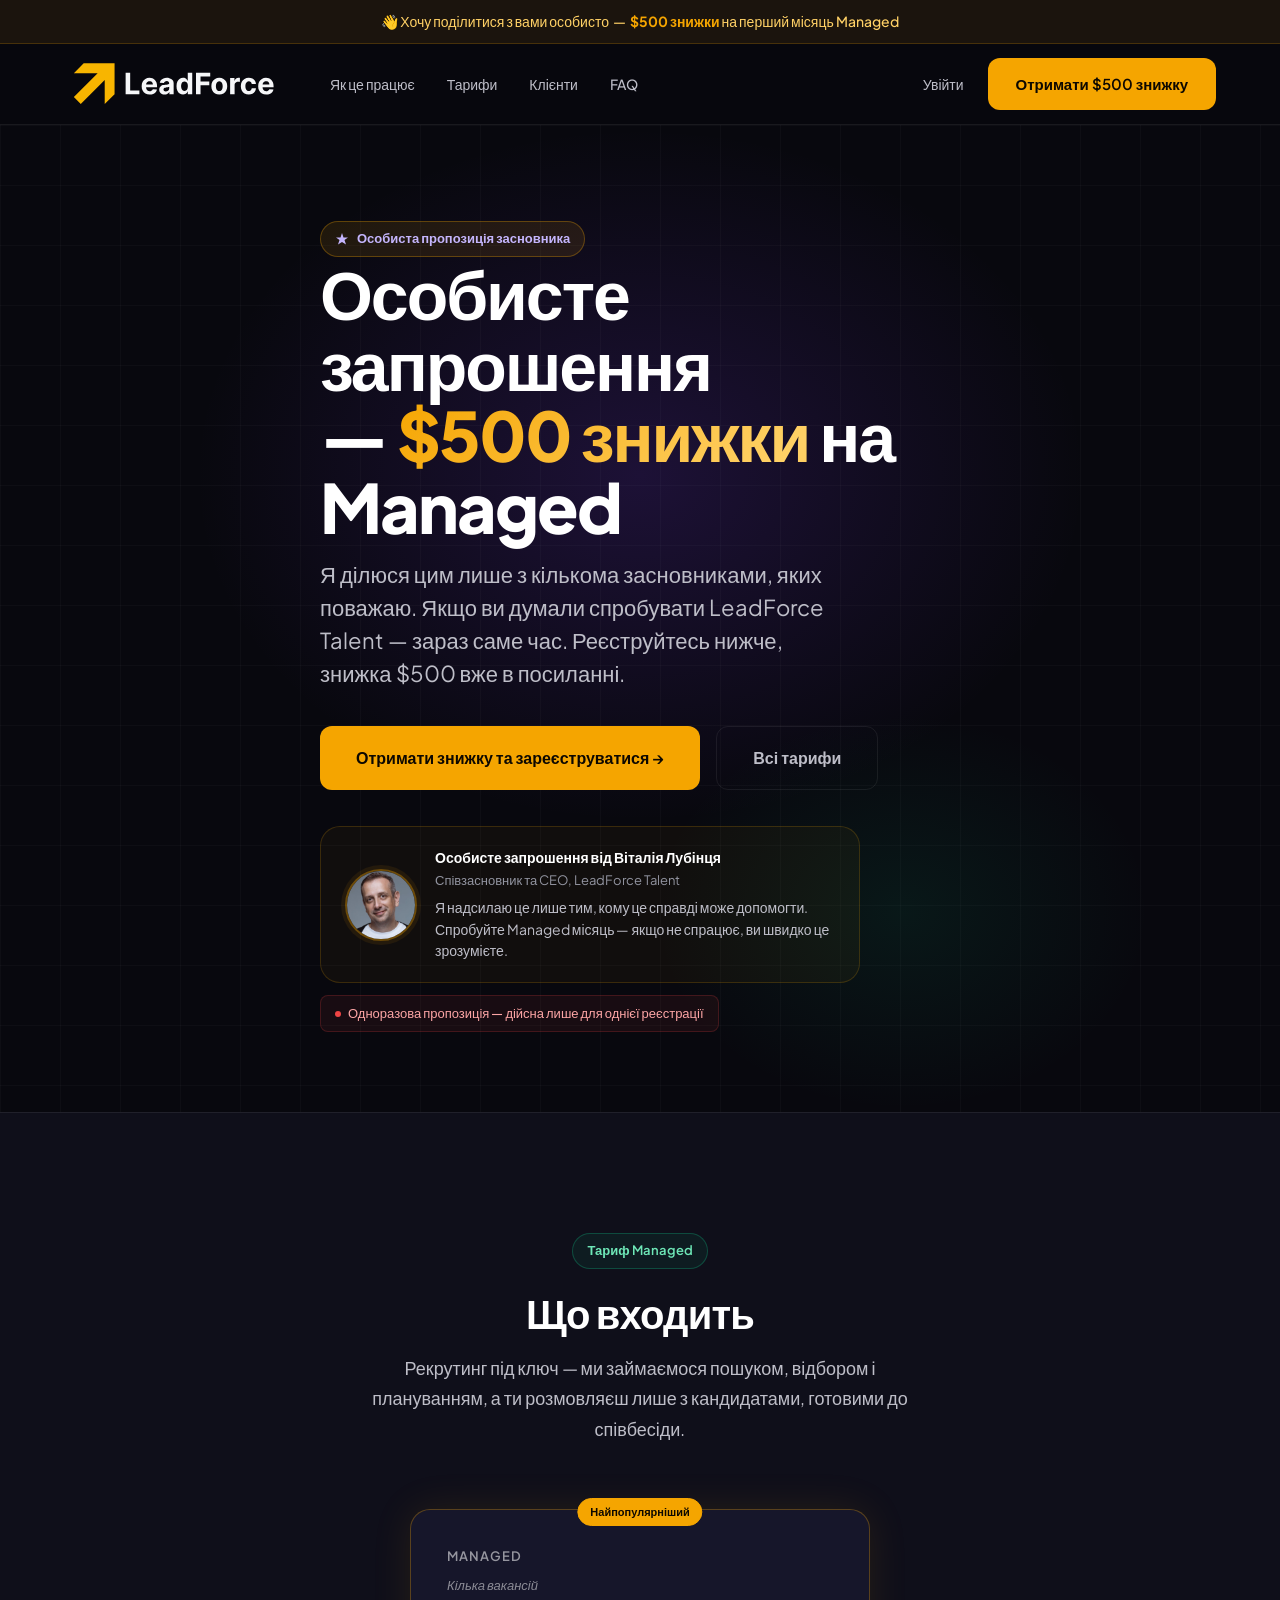
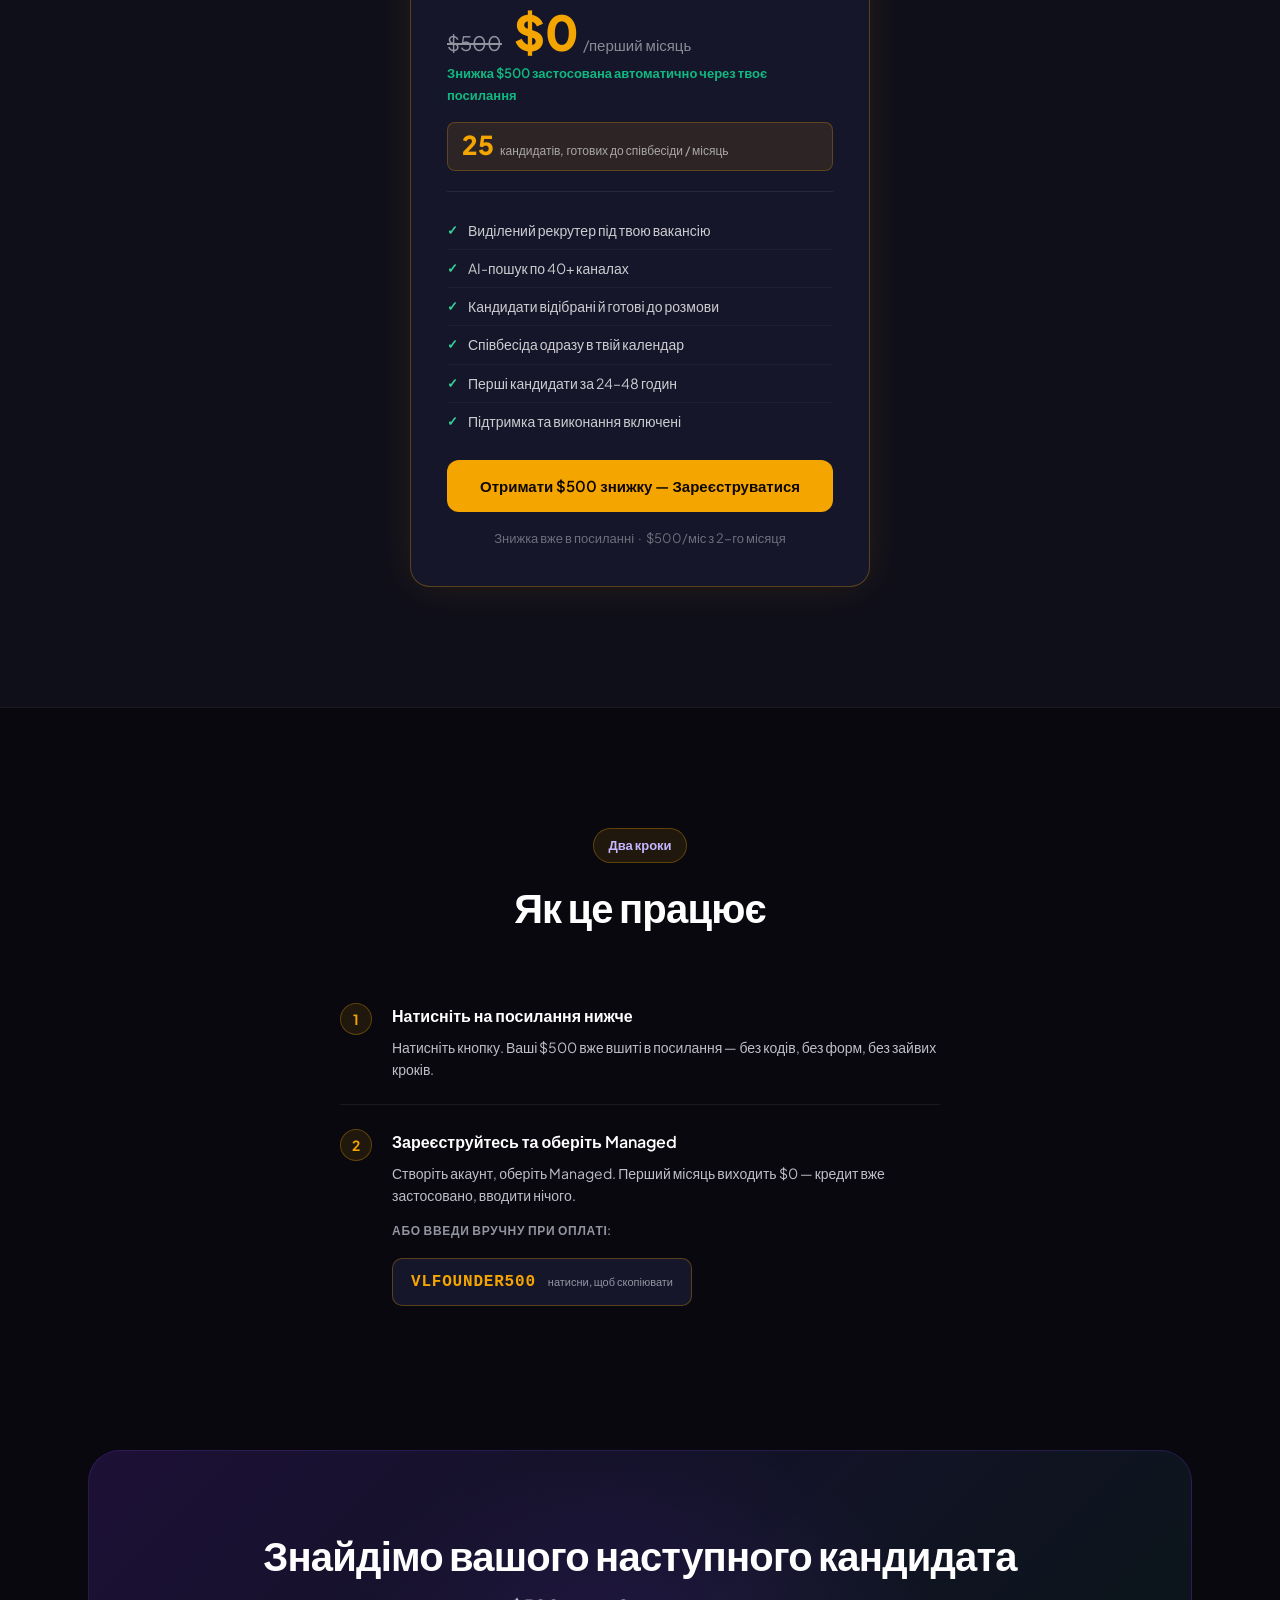
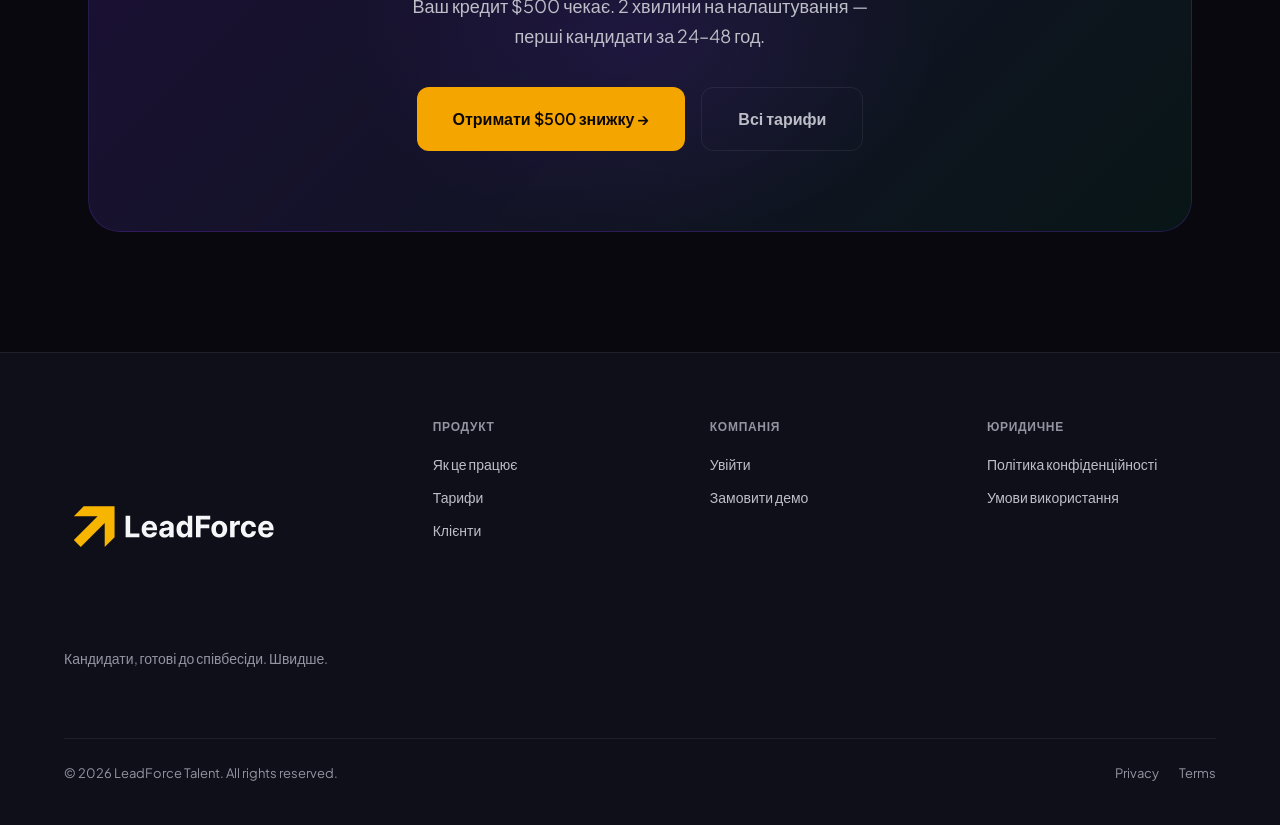
<file: vlfounder500ua.html>
<!DOCTYPE html>
<html lang="uk">
<head>
  <meta charset="UTF-8">
  <meta name="viewport" content="width=device-width, initial-scale=1.0">
  <title>LeadForce Talent &mdash; Особиста пропозиція $500 від Віталія Лубінця</title>
  <link rel="icon" type="image/png" sizes="32x32" href="assets/images/favicon-leadforce.png">
  <link rel="apple-touch-icon" href="assets/images/favicon-leadforce.png">
  <link rel="stylesheet" href="assets/css/main.css">
  <style>
    .promo-bar {
      background: rgba(245,165,0,0.08);
      border-bottom: 1px solid rgba(245,165,0,0.2);
      padding: 10px 24px;
      text-align: center;
      font-size: 14px;
      color: #FFD166;
      font-weight: 500;
    }
    .promo-bar strong { color: var(--accent-primary); }

    .offer-highlight {
      display: inline-flex;
      align-items: baseline;
      gap: 8px;
      background: rgba(245,165,0,0.08);
      border: 1px solid rgba(245,165,0,0.25);
      border-radius: 12px;
      padding: 12px 20px;
      margin-bottom: 16px;
    }
    .offer-highlight-amount {
      font-size: 42px;
      font-weight: 800;
      color: var(--accent-primary);
      line-height: 1;
    }
    .offer-highlight-label {
      font-size: 15px;
      color: var(--text-secondary);
    }

    .step-number {
      width: 32px;
      height: 32px;
      border-radius: 50%;
      background: var(--accent-subtle);
      border: 1px solid var(--border-accent);
      display: flex;
      align-items: center;
      justify-content: center;
      font-size: 14px;
      font-weight: 700;
      color: var(--accent-primary);
      flex-shrink: 0;
    }

    .steps-list {
      display: flex;
      flex-direction: column;
      gap: 0;
    }
    .step-row {
      display: flex;
      gap: 20px;
      align-items: flex-start;
      padding: 24px 0;
      border-bottom: 1px solid var(--border);
    }
    .step-row:last-child { border-bottom: none; }
    .step-row-body h4 {
      font-size: 16px;
      font-weight: 600;
      margin-bottom: 6px;
      color: var(--text-primary);
    }
    .step-row-body p {
      font-size: 14px;
      color: var(--text-secondary);
      line-height: 1.6;
    }

    .code-block {
      display: inline-flex;
      align-items: center;
      gap: 12px;
      background: var(--bg-elevated);
      border: 1px solid var(--border-accent);
      border-radius: 10px;
      padding: 10px 18px;
      margin-top: 10px;
      font-family: 'Courier New', monospace;
      font-size: 16px;
      font-weight: 700;
      color: var(--accent-primary);
      letter-spacing: 0.05em;
      cursor: pointer;
      transition: background 0.2s;
      user-select: all;
    }
    .code-block:hover {
      background: rgba(245,165,0,0.06);
    }
    .code-copy-hint {
      font-family: 'Plus Jakarta Sans', sans-serif;
      font-size: 11px;
      font-weight: 500;
      color: var(--text-muted);
      letter-spacing: 0;
    }

    .managed-card-promo {
      background: var(--bg-elevated);
      border: 1px solid var(--border-accent);
      border-radius: var(--radius-lg);
      padding: 36px;
      box-shadow: 0 0 40px rgba(245,165,0,0.1);
      position: relative;
    }
    .managed-card-promo .pricing-badge-wrap {
      position: absolute;
      top: -13px;
      left: 50%;
      transform: translateX(-50%);
    }

    .promo-original-price {
      font-size: 20px;
      color: var(--text-muted);
      text-decoration: line-through;
      margin-right: 8px;
    }
    .promo-first-month {
      font-size: 13px;
      color: var(--accent-secondary);
      font-weight: 600;
    }

    .invite-block {
      display: flex;
      align-items: center;
      gap: 18px;
      background: rgba(245,165,0,0.04);
      border: 1px solid rgba(245,165,0,0.18);
      border-radius: var(--radius-lg);
      padding: 20px 24px;
      margin-top: 36px;
      max-width: 540px;
    }
    .invite-avatar {
      width: 72px;
      height: 72px;
      border-radius: 50%;
      object-fit: cover;
      border: 2px solid rgba(245,165,0,0.4);
      box-shadow: 0 0 0 4px rgba(245,165,0,0.08);
      flex-shrink: 0;
    }
    .invite-text {
      font-size: 14px;
      color: var(--text-secondary);
      line-height: 1.55;
    }
    .invite-text strong {
      color: var(--text-primary);
      font-weight: 600;
    }
    .invite-text em {
      font-style: normal;
      color: var(--text-muted);
      font-size: 13px;
    }

    .one-time-note {
      display: inline-flex;
      align-items: center;
      gap: 7px;
      background: rgba(239,68,68,0.07);
      border: 1px solid rgba(239,68,68,0.2);
      border-radius: 8px;
      padding: 7px 14px;
      font-size: 13px;
      font-weight: 500;
      color: #FCA5A5;
      margin-top: 12px;
    }
    .one-time-dot {
      width: 6px; height: 6px;
      border-radius: 50%;
      background: #EF4444;
      flex-shrink: 0;
    }

    .toast-notify {
      position: fixed;
      bottom: 24px;
      left: 50%;
      transform: translateX(-50%) translateY(12px);
      background: var(--bg-elevated);
      border: 1px solid rgba(16,185,129,0.35);
      color: #6EE7B7;
      padding: 11px 24px;
      border-radius: 100px;
      font-size: 14px;
      font-weight: 600;
      opacity: 0;
      pointer-events: none;
      transition: all 0.3s ease;
      z-index: 200;
      white-space: nowrap;
    }
    .toast-notify.show {
      opacity: 1;
      transform: translateX(-50%) translateY(0);
    }
  </style>
</head>
<body>

<!-- Promo top bar instead of announcement bar -->
<div class="promo-bar">👋 Хочу поділитися з вами особисто &nbsp;&mdash;&nbsp; <strong>$500 знижки</strong> на перший місяць Managed</div>

<header class="nav">
  <div class="container">
    <nav class="nav-inner">
      <a href="index.html" class="nav-logo">
        <svg class="nav-logo-svg" aria-label="LeadForce" viewBox="0 0 335 335" xmlns="http://www.w3.org/2000/svg">
          <path fill-rule="evenodd" clip-rule="evenodd" d="M62 136H30L15 151H30H51.2525L15 187.252L25.5 198L62 161.5L62 183V198L77 183L77 136H76.5H62Z" fill="#F8B500"/>
          <path d="M307.842 183.479C305.317 183.479 303.144 182.968 301.322 181.945C299.511 180.912 298.116 179.452 297.135 177.567C296.155 175.67 295.665 173.428 295.665 170.839C295.665 168.314 296.155 166.098 297.135 164.191C298.116 162.284 299.495 160.798 301.274 159.733C303.064 158.668 305.163 158.135 307.57 158.135C309.19 158.135 310.697 158.396 312.093 158.918C313.499 159.429 314.724 160.202 315.768 161.235C316.823 162.268 317.643 163.568 318.229 165.134C318.815 166.69 319.108 168.511 319.108 170.599V172.469H298.382V168.25H312.7C312.7 167.27 312.487 166.402 312.061 165.646C311.635 164.889 311.043 164.298 310.287 163.872C309.541 163.435 308.673 163.217 307.682 163.217C306.649 163.217 305.733 163.456 304.934 163.936C304.145 164.404 303.528 165.038 303.08 165.837C302.633 166.626 302.404 167.505 302.393 168.474V172.485C302.393 173.7 302.617 174.749 303.064 175.633C303.522 176.517 304.167 177.199 304.998 177.679C305.829 178.158 306.814 178.398 307.954 178.398C308.71 178.398 309.403 178.291 310.031 178.078C310.66 177.865 311.198 177.545 311.645 177.119C312.093 176.693 312.434 176.171 312.668 175.553L318.964 175.969C318.645 177.482 317.99 178.803 316.999 179.932C316.019 181.05 314.751 181.924 313.195 182.553C311.651 183.17 309.866 183.479 307.842 183.479Z" fill="#F5F6F8"/>
          <path d="M281.335 183.479C278.821 183.479 276.658 182.947 274.847 181.881C273.047 180.805 271.662 179.314 270.692 177.407C269.734 175.5 269.254 173.305 269.254 170.823C269.254 168.309 269.739 166.104 270.708 164.207C271.688 162.3 273.079 160.814 274.879 159.749C276.68 158.673 278.821 158.135 281.303 158.135C283.444 158.135 285.319 158.524 286.928 159.301C288.537 160.079 289.81 161.171 290.747 162.577C291.685 163.984 292.202 165.635 292.297 167.531H285.873C285.692 166.306 285.213 165.321 284.435 164.575C283.668 163.819 282.661 163.44 281.415 163.44C280.36 163.44 279.439 163.728 278.65 164.303C277.873 164.868 277.266 165.694 276.829 166.78C276.392 167.867 276.174 169.183 276.174 170.727C276.174 172.293 276.387 173.625 276.813 174.722C277.25 175.82 277.862 176.656 278.65 177.231C279.439 177.806 280.36 178.094 281.415 178.094C282.193 178.094 282.891 177.934 283.508 177.615C284.137 177.295 284.654 176.832 285.058 176.224C285.474 175.607 285.746 174.866 285.873 174.003H292.297C292.191 175.878 291.68 177.529 290.763 178.957C289.858 180.374 288.606 181.482 287.008 182.281C285.41 183.08 283.519 183.479 281.335 183.479Z" fill="#F5F6F8"/>
          <path d="M252.974 183V158.455H259.574V162.737H259.83C260.277 161.214 261.028 160.063 262.083 159.285C263.138 158.497 264.352 158.103 265.727 158.103C266.068 158.103 266.435 158.124 266.829 158.167C267.223 158.21 267.57 158.268 267.868 158.343V164.383C267.548 164.287 267.106 164.202 266.542 164.127C265.977 164.053 265.46 164.016 264.992 164.016C263.99 164.016 263.095 164.234 262.307 164.671C261.529 165.097 260.911 165.694 260.453 166.461C260.006 167.228 259.782 168.112 259.782 169.113V183H252.974Z" fill="#F5F6F8"/>
          <path d="M236.467 183.479C233.985 183.479 231.838 182.952 230.027 181.897C228.227 180.832 226.836 179.351 225.856 177.455C224.876 175.548 224.386 173.337 224.386 170.823C224.386 168.288 224.876 166.072 225.856 164.175C226.836 162.268 228.227 160.788 230.027 159.733C231.838 158.668 233.985 158.135 236.467 158.135C238.949 158.135 241.091 158.668 242.891 159.733C244.702 160.788 246.098 162.268 247.078 164.175C248.058 166.072 248.548 168.288 248.548 170.823C248.548 173.337 248.058 175.548 247.078 177.455C246.098 179.351 244.702 180.832 242.891 181.897C241.091 182.952 238.949 183.479 236.467 183.479ZM236.499 178.206C237.628 178.206 238.571 177.886 239.327 177.247C240.084 176.597 240.654 175.713 241.037 174.594C241.431 173.476 241.629 172.203 241.629 170.775C241.629 169.348 241.431 168.075 241.037 166.956C240.654 165.837 240.084 164.953 239.327 164.303C238.571 163.653 237.628 163.328 236.499 163.328C235.359 163.328 234.4 163.653 233.622 164.303C232.855 164.953 232.275 165.837 231.881 166.956C231.497 168.075 231.305 169.348 231.305 170.775C231.305 172.203 231.497 173.476 231.881 174.594C232.275 175.713 232.855 176.597 233.622 177.247C234.4 177.886 235.359 178.206 236.499 178.206Z" fill="#F5F6F8"/>
          <path d="M200.983 183V150.273H222.652V155.978H207.903V163.776H221.214V169.481H207.903V183H200.983Z" fill="#F5F6F8"/>
          <path d="M181.292 183.399C179.427 183.399 177.739 182.92 176.226 181.961C174.724 180.992 173.531 179.57 172.646 177.695C171.773 175.809 171.336 173.497 171.336 170.759C171.336 167.947 171.789 165.608 172.694 163.744C173.6 161.869 174.804 160.468 176.306 159.541C177.819 158.604 179.475 158.135 181.276 158.135C182.65 158.135 183.795 158.369 184.711 158.838C185.638 159.296 186.384 159.871 186.949 160.564C187.524 161.246 187.961 161.917 188.259 162.577H188.467V150.273H195.258V183H188.547V179.069H188.259C187.939 179.751 187.487 180.427 186.901 181.098C186.325 181.759 185.574 182.308 184.647 182.744C183.731 183.181 182.613 183.399 181.292 183.399ZM183.449 177.982C184.546 177.982 185.473 177.684 186.23 177.087C186.997 176.48 187.583 175.633 187.987 174.546C188.403 173.46 188.611 172.187 188.611 170.727C188.611 169.268 188.408 168 188.003 166.924C187.598 165.848 187.013 165.017 186.246 164.431C185.478 163.845 184.546 163.552 183.449 163.552C182.33 163.552 181.388 163.856 180.621 164.463C179.853 165.07 179.273 165.912 178.879 166.988C178.484 168.064 178.287 169.31 178.287 170.727C178.287 172.155 178.484 173.417 178.879 174.515C179.283 175.601 179.864 176.453 180.621 177.071C181.388 177.679 182.33 177.982 183.449 177.982Z" fill="#F5F6F8"/>
          <path d="M153.143 183.463C151.577 183.463 150.181 183.192 148.956 182.648C147.731 182.094 146.761 181.279 146.047 180.203C145.344 179.117 144.993 177.764 144.993 176.145C144.993 174.781 145.243 173.636 145.744 172.709C146.245 171.782 146.926 171.036 147.789 170.472C148.652 169.907 149.632 169.481 150.73 169.193C151.838 168.906 152.999 168.703 154.213 168.586C155.641 168.437 156.791 168.298 157.665 168.17C158.539 168.032 159.172 167.83 159.567 167.563C159.961 167.297 160.158 166.903 160.158 166.381V166.285C160.158 165.273 159.838 164.49 159.199 163.936C158.571 163.382 157.676 163.105 156.514 163.105C155.289 163.105 154.315 163.376 153.59 163.92C152.866 164.452 152.386 165.124 152.152 165.933L145.856 165.422C146.175 163.93 146.804 162.641 147.741 161.555C148.679 160.457 149.888 159.616 151.369 159.03C152.86 158.433 154.586 158.135 156.546 158.135C157.91 158.135 159.215 158.295 160.462 158.614C161.719 158.934 162.832 159.429 163.801 160.101C164.782 160.772 165.554 161.635 166.119 162.689C166.683 163.733 166.965 164.985 166.965 166.445V183H160.509V179.596H160.318C159.924 180.363 159.396 181.04 158.736 181.626C158.075 182.201 157.282 182.654 156.355 182.984C155.428 183.304 154.357 183.463 153.143 183.463ZM155.092 178.765C156.094 178.765 156.978 178.568 157.745 178.174C158.512 177.769 159.114 177.226 159.551 176.544C159.987 175.862 160.206 175.09 160.206 174.227V171.622C159.993 171.761 159.7 171.888 159.327 172.006C158.965 172.112 158.555 172.213 158.096 172.309C157.638 172.395 157.18 172.474 156.722 172.549C156.264 172.613 155.849 172.672 155.476 172.725C154.677 172.842 153.979 173.028 153.382 173.284C152.786 173.54 152.322 173.886 151.992 174.323C151.662 174.749 151.497 175.282 151.497 175.921C151.497 176.848 151.832 177.556 152.503 178.046C153.185 178.526 154.048 178.765 155.092 178.765Z" fill="#F5F6F8"/>
          <path d="M130.435 183.479C127.91 183.479 125.737 182.968 123.915 181.945C122.104 180.912 120.708 179.452 119.728 177.567C118.748 175.67 118.258 173.428 118.258 170.839C118.258 168.314 118.748 166.098 119.728 164.191C120.708 162.284 122.088 160.798 123.867 159.733C125.657 158.668 127.756 158.135 130.163 158.135C131.783 158.135 133.29 158.396 134.686 158.918C136.092 159.429 137.317 160.202 138.361 161.235C139.416 162.268 140.236 163.568 140.822 165.134C141.408 166.69 141.701 168.511 141.701 170.599V172.469H120.975V168.25H135.293C135.293 167.27 135.08 166.402 134.654 165.646C134.228 164.889 133.636 164.298 132.88 163.872C132.134 163.435 131.266 163.217 130.275 163.217C129.242 163.217 128.326 163.456 127.527 163.936C126.738 164.404 126.12 165.038 125.673 165.837C125.225 166.626 124.996 167.505 124.986 168.474V172.485C124.986 173.7 125.209 174.749 125.657 175.633C126.115 176.517 126.759 177.199 127.59 177.679C128.421 178.158 129.407 178.398 130.547 178.398C131.303 178.398 131.996 178.291 132.624 178.078C133.253 177.865 133.791 177.545 134.238 177.119C134.686 176.693 135.027 176.171 135.261 175.553L141.557 175.969C141.237 177.482 140.582 178.803 139.592 179.932C138.611 181.05 137.344 181.924 135.788 182.553C134.243 183.17 132.459 183.479 130.435 183.479Z" fill="#F5F6F8"/>
          <path d="M93.8445 183V150.273H100.764V177.295H114.794V183H93.8445Z" fill="#F5F6F8"/>
        </svg>
      </a>
      <div class="nav-links">
        <a href="how-it-works.html">Як це працює</a>
        <a href="pricing.html">Тарифи</a>
        <a href="index.html#testimonials">Клієнти</a>
        <a href="pricing.html#faq">FAQ</a>
      </div>
      <div class="nav-actions">
        <a href="https://global.leadforcetalent.com/" class="nav-login">Увійти</a>
        <a href="https://global.leadforcetalent.com/?id=VLFOUNDER500" class="btn btn-primary">Отримати $500 знижку</a>
        <button class="nav-hamburger"><span></span><span></span><span></span></button>
      </div>
    </nav>
  </div>
  <div class="mobile-menu">
    <a href="how-it-works.html">Як це працює</a>
    <a href="pricing.html">Тарифи</a>
    <a href="index.html#testimonials">Клієнти</a>
    <a href="pricing.html#faq">FAQ</a>
    <a href="https://global.leadforcetalent.com/" class="nav-login">Увійти</a>
    <a href="https://global.leadforcetalent.com/?id=VLFOUNDER500" class="btn btn-primary btn-full">Отримати $500 знижку</a>
  </div>
</header>

<!-- HERO -->
<section class="hero section-dark" style="padding: 96px 0 80px; position: relative; overflow: hidden;">
  <div class="hero-bg"><div class="hero-grid"></div></div>
  <div class="container">
    <div style="max-width: 640px; position: relative; z-index: 1;">
      <div class="hero-badge reveal">
        <span class="badge">
          <svg width="14" height="14" viewBox="0 0 14 14" fill="none"><path d="M7 1L8.5 5.5H13L9.5 8L11 12.5L7 10L3 12.5L4.5 8L1 5.5H5.5L7 1Z" fill="#C4B5FD"/></svg>
          Особиста пропозиція засновника
        </span>
      </div>
      <h1 class="hero-h1 reveal reveal-delay-1">
        Особисте запрошення<br>— <span class="gradient-text">$500 знижки</span> на Managed
      </h1>
      <p class="hero-h1-sub reveal reveal-delay-2" style="margin-top: 16px; max-width: 520px;">
        Я ділюся цим лише з кількома засновниками, яких поважаю. Якщо ви думали спробувати LeadForce Talent &mdash; зараз саме час. Реєструйтесь нижче, знижка $500 вже в посиланні.
      </p>
      <div class="hero-ctas reveal reveal-delay-3">
        <a href="https://global.leadforcetalent.com/?id=VLFOUNDER500" class="btn btn-primary btn-lg" target="_blank" rel="noopener">
          Отримати знижку та зареєструватися &rarr;
        </a>
        <a href="pricing.html" class="btn btn-ghost btn-lg">Всі тарифи</a>
      </div>
      <div class="invite-block reveal reveal-delay-4">
        <img class="invite-avatar" src="[data-uri]" alt="Vitalii Lubinets">
        <div class="invite-text">
          <strong>Особисте запрошення від Віталія Лубінця</strong><br>
          <em>Співзасновник та CEO, LeadForce Talent</em>
          <span style="margin-top:6px;display:block;">Я надсилаю це лише тим, кому це справді може допомогти. Спробуйте Managed місяць &mdash; якщо не спрацює, ви швидко це зрозумієте.</span>
        </div>
      </div>
      <div class="one-time-note reveal reveal-delay-4">
        <div class="one-time-dot"></div>
        Одноразова пропозиція &mdash; дійсна лише для однієї реєстрації
      </div>
    </div>
  </div>
</section>

<!-- WHAT YOU GET: Managed card -->
<section class="section section-surface section-border-t">
  <div class="container">
    <div class="section-label reveal"><span class="badge badge-success">Тариф Managed</span></div>
    <h2 class="h2 section-headline reveal reveal-delay-1">Що входить</h2>
    <p class="section-sub reveal reveal-delay-2">Рекрутинг під ключ &mdash; ми займаємося пошуком, відбором і плануванням, а ти розмовляєш лише з кандидатами, готовими до співбесіди.</p>

    <div style="max-width: 460px; margin: 0 auto;">
      <div class="managed-card-promo reveal reveal-delay-2">
        <div class="pricing-badge-wrap"><span class="badge badge-featured">Найпопулярніший</span></div>
        <div class="pricing-name">Managed</div>
        <div class="pricing-plan-sub">Кілька вакансій</div>
        <div class="pricing-price-row">
          <span class="promo-original-price">$500</span>
          <span class="pricing-amount" style="color: var(--accent-primary);">$0</span>
          <span class="pricing-suffix">/перший місяць</span>
        </div>
        <p class="promo-first-month" style="margin-bottom: 16px;">Знижка $500 застосована автоматично через твоє посилання</p>
        <div class="pricing-cand-chip">
          <span class="pricing-cand-num">25</span>
          <span class="pricing-cand-label">кандидатів, готових до співбесіди / місяць</span>
        </div>
        <hr class="pricing-divider">
        <ul class="pricing-features">
          <li>Виділений рекрутер під твою вакансію</li>
          <li>AI-пошук по 40+ каналах</li>
          <li>Кандидати відібрані й готові до розмови</li>
          <li>Співбесіда одразу в твій календар</li>
          <li>Перші кандидати за 24&ndash;48 годин</li>
          <li>Підтримка та виконання включені</li>
        </ul>
        <a href="https://global.leadforcetalent.com/?id=VLFOUNDER500" class="btn btn-primary btn-full" target="_blank" rel="noopener">
          Отримати $500 знижку &mdash; Зареєструватися
        </a>
        <p class="pricing-trust" style="margin-top: 16px;">Знижка вже в посиланні &nbsp;&middot;&nbsp; $500/міс з 2-го місяця</p>
      </div>
    </div>
  </div>
</section>

<!-- HOW IT WORKS -->
<section class="section section-dark section-border-t">
  <div class="container">
    <div class="section-label reveal"><span class="badge">Два кроки</span></div>
    <h2 class="h2 section-headline reveal reveal-delay-1">Як це працює</h2>

    <div style="max-width: 600px; margin: 48px auto 0;">
      <div class="steps-list">
        <div class="step-row reveal">
          <div class="step-number">1</div>
          <div class="step-row-body">
            <h4>Натисніть на посилання нижче</h4>
            <p>Натисніть кнопку. Ваші $500 вже вшиті в посилання &mdash; без кодів, без форм, без зайвих кроків.</p>
          </div>
        </div>
        <div class="step-row reveal reveal-delay-1">
          <div class="step-number">2</div>
          <div class="step-row-body">
            <h4>Зареєструйтесь та оберіть Managed</h4>
            <p>Створіть акаунт, оберіть Managed. Перший місяць виходить $0 &mdash; кредит вже застосовано, вводити нічого.</p>
            <div style="margin-top: 14px;">
              <p style="font-size: 12px; color: var(--text-muted); text-transform: uppercase; letter-spacing: 0.06em; font-weight: 600; margin-bottom: 8px;">Або введи вручну при оплаті:</p>
              <div class="code-block" onclick="copyCode()">
                VLFOUNDER500
                <span class="code-copy-hint">натисни, щоб скопіювати</span>
              </div>
            </div>
          </div>
        </div>
      </div>
    </div>
  </div>
</section>

<!-- CTA BANNER -->
<div class="container" style="padding-bottom: 0;">
  <div class="cta-banner reveal">
    <div class="cta-banner-inner">
      <h2 class="h2" style="margin-bottom: 12px;">Знайдімо вашого наступного кандидата</h2>
      <p>Ваш кредит $500 чекає. 2 хвилини на налаштування &mdash; перші кандидати за 24&ndash;48 год.</p>
      <div class="cta-banner-btns">
        <a href="https://global.leadforcetalent.com/?id=VLFOUNDER500" class="btn btn-primary btn-lg" target="_blank" rel="noopener">Отримати $500 знижку &rarr;</a>
        <a href="pricing.html" class="btn btn-ghost btn-lg">Всі тарифи</a>
      </div>
    </div>
  </div>
</div>

<!-- FOOTER -->
<footer class="footer">
  <div class="container">
    <div class="footer-grid">
      <div>
        <a href="index.html" class="nav-logo" style="margin-bottom: 10px;">
          <svg class="nav-logo-svg" aria-label="LeadForce" viewBox="0 0 335 335" xmlns="http://www.w3.org/2000/svg">
            <path fill-rule="evenodd" clip-rule="evenodd" d="M62 136H30L15 151H30H51.2525L15 187.252L25.5 198L62 161.5L62 183V198L77 183L77 136H76.5H62Z" fill="#F8B500"/>
            <path d="M307.842 183.479C305.317 183.479 303.144 182.968 301.322 181.945C299.511 180.912 298.116 179.452 297.135 177.567C296.155 175.67 295.665 173.428 295.665 170.839C295.665 168.314 296.155 166.098 297.135 164.191C298.116 162.284 299.495 160.798 301.274 159.733C303.064 158.668 305.163 158.135 307.57 158.135C309.19 158.135 310.697 158.396 312.093 158.918C313.499 159.429 314.724 160.202 315.768 161.235C316.823 162.268 317.643 163.568 318.229 165.134C318.815 166.69 319.108 168.511 319.108 170.599V172.469H298.382V168.25H312.7C312.7 167.27 312.487 166.402 312.061 165.646C311.635 164.889 311.043 164.298 310.287 163.872C309.541 163.435 308.673 163.217 307.682 163.217C306.649 163.217 305.733 163.456 304.934 163.936C304.145 164.404 303.528 165.038 303.08 165.837C302.633 166.626 302.404 167.505 302.393 168.474V172.485C302.393 173.7 302.617 174.749 303.064 175.633C303.522 176.517 304.167 177.199 304.998 177.679C305.829 178.158 306.814 178.398 307.954 178.398C308.71 178.398 309.403 178.291 310.031 178.078C310.66 177.865 311.198 177.545 311.645 177.119C312.093 176.693 312.434 176.171 312.668 175.553L318.964 175.969C318.645 177.482 317.99 178.803 316.999 179.932C316.019 181.05 314.751 181.924 313.195 182.553C311.651 183.17 309.866 183.479 307.842 183.479Z" fill="#F5F6F8"/>
            <path d="M281.335 183.479C278.821 183.479 276.658 182.947 274.847 181.881C273.047 180.805 271.662 179.314 270.692 177.407C269.734 175.5 269.254 173.305 269.254 170.823C269.254 168.309 269.739 166.104 270.708 164.207C271.688 162.3 273.079 160.814 274.879 159.749C276.68 158.673 278.821 158.135 281.303 158.135C283.444 158.135 285.319 158.524 286.928 159.301C288.537 160.079 289.81 161.171 290.747 162.577C291.685 163.984 292.202 165.635 292.297 167.531H285.873C285.692 166.306 285.213 165.321 284.435 164.575C283.668 163.819 282.661 163.44 281.415 163.44C280.36 163.44 279.439 163.728 278.65 164.303C277.873 164.868 277.266 165.694 276.829 166.78C276.392 167.867 276.174 169.183 276.174 170.727C276.174 172.293 276.387 173.625 276.813 174.722C277.25 175.82 277.862 176.656 278.65 177.231C279.439 177.806 280.36 178.094 281.415 178.094C282.193 178.094 282.891 177.934 283.508 177.615C284.137 177.295 284.654 176.832 285.058 176.224C285.474 175.607 285.746 174.866 285.873 174.003H292.297C292.191 175.878 291.68 177.529 290.763 178.957C289.858 180.374 288.606 181.482 287.008 182.281C285.41 183.08 283.519 183.479 281.335 183.479Z" fill="#F5F6F8"/>
            <path d="M252.974 183V158.455H259.574V162.737H259.83C260.277 161.214 261.028 160.063 262.083 159.285C263.138 158.497 264.352 158.103 265.727 158.103C266.068 158.103 266.435 158.124 266.829 158.167C267.223 158.21 267.57 158.268 267.868 158.343V164.383C267.548 164.287 267.106 164.202 266.542 164.127C265.977 164.053 265.46 164.016 264.992 164.016C263.99 164.016 263.095 164.234 262.307 164.671C261.529 165.097 260.911 165.694 260.453 166.461C260.006 167.228 259.782 168.112 259.782 169.113V183H252.974Z" fill="#F5F6F8"/>
            <path d="M236.467 183.479C233.985 183.479 231.838 182.952 230.027 181.897C228.227 180.832 226.836 179.351 225.856 177.455C224.876 175.548 224.386 173.337 224.386 170.823C224.386 168.288 224.876 166.072 225.856 164.175C226.836 162.268 228.227 160.788 230.027 159.733C231.838 158.668 233.985 158.135 236.467 158.135C238.949 158.135 241.091 158.668 242.891 159.733C244.702 160.788 246.098 162.268 247.078 164.175C248.058 166.072 248.548 168.288 248.548 170.823C248.548 173.337 248.058 175.548 247.078 177.455C246.098 179.351 244.702 180.832 242.891 181.897C241.091 182.952 238.949 183.479 236.467 183.479ZM236.499 178.206C237.628 178.206 238.571 177.886 239.327 177.247C240.084 176.597 240.654 175.713 241.037 174.594C241.431 173.476 241.629 172.203 241.629 170.775C241.629 169.348 241.431 168.075 241.037 166.956C240.654 165.837 240.084 164.953 239.327 164.303C238.571 163.653 237.628 163.328 236.499 163.328C235.359 163.328 234.4 163.653 233.622 164.303C232.855 164.953 232.275 165.837 231.881 166.956C231.497 168.075 231.305 169.348 231.305 170.775C231.305 172.203 231.497 173.476 231.881 174.594C232.275 175.713 232.855 176.597 233.622 177.247C234.4 177.886 235.359 178.206 236.499 178.206Z" fill="#F5F6F8"/>
            <path d="M200.983 183V150.273H222.652V155.978H207.903V163.776H221.214V169.481H207.903V183H200.983Z" fill="#F5F6F8"/>
            <path d="M181.292 183.399C179.427 183.399 177.739 182.92 176.226 181.961C174.724 180.992 173.531 179.57 172.646 177.695C171.773 175.809 171.336 173.497 171.336 170.759C171.336 167.947 171.789 165.608 172.694 163.744C173.6 161.869 174.804 160.468 176.306 159.541C177.819 158.604 179.475 158.135 181.276 158.135C182.65 158.135 183.795 158.369 184.711 158.838C185.638 159.296 186.384 159.871 186.949 160.564C187.524 161.246 187.961 161.917 188.259 162.577H188.467V150.273H195.258V183H188.547V179.069H188.259C187.939 179.751 187.487 180.427 186.901 181.098C186.325 181.759 185.574 182.308 184.647 182.744C183.731 183.181 182.613 183.399 181.292 183.399ZM183.449 177.982C184.546 177.982 185.473 177.684 186.23 177.087C186.997 176.48 187.583 175.633 187.987 174.546C188.403 173.46 188.611 172.187 188.611 170.727C188.611 169.268 188.408 168 188.003 166.924C187.598 165.848 187.013 165.017 186.246 164.431C185.478 163.845 184.546 163.552 183.449 163.552C182.33 163.552 181.388 163.856 180.621 164.463C179.853 165.07 179.273 165.912 178.879 166.988C178.484 168.064 178.287 169.31 178.287 170.727C178.287 172.155 178.484 173.417 178.879 174.515C179.283 175.601 179.864 176.453 180.621 177.071C181.388 177.679 182.33 177.982 183.449 177.982Z" fill="#F5F6F8"/>
            <path d="M153.143 183.463C151.577 183.463 150.181 183.192 148.956 182.648C147.731 182.094 146.761 181.279 146.047 180.203C145.344 179.117 144.993 177.764 144.993 176.145C144.993 174.781 145.243 173.636 145.744 172.709C146.245 171.782 146.926 171.036 147.789 170.472C148.652 169.907 149.632 169.481 150.73 169.193C151.838 168.906 152.999 168.703 154.213 168.586C155.641 168.437 156.791 168.298 157.665 168.17C158.539 168.032 159.172 167.83 159.567 167.563C159.961 167.297 160.158 166.903 160.158 166.381V166.285C160.158 165.273 159.838 164.49 159.199 163.936C158.571 163.382 157.676 163.105 156.514 163.105C155.289 163.105 154.315 163.376 153.59 163.92C152.866 164.452 152.386 165.124 152.152 165.933L145.856 165.422C146.175 163.93 146.804 162.641 147.741 161.555C148.679 160.457 149.888 159.616 151.369 159.03C152.86 158.433 154.586 158.135 156.546 158.135C157.91 158.135 159.215 158.295 160.462 158.614C161.719 158.934 162.832 159.429 163.801 160.101C164.782 160.772 165.554 161.635 166.119 162.689C166.683 163.733 166.965 164.985 166.965 166.445V183H160.509V179.596H160.318C159.924 180.363 159.396 181.04 158.736 181.626C158.075 182.201 157.282 182.654 156.355 182.984C155.428 183.304 154.357 183.463 153.143 183.463ZM155.092 178.765C156.094 178.765 156.978 178.568 157.745 178.174C158.512 177.769 159.114 177.226 159.551 176.544C159.987 175.862 160.206 175.09 160.206 174.227V171.622C159.993 171.761 159.7 171.888 159.327 172.006C158.965 172.112 158.555 172.213 158.096 172.309C157.638 172.395 157.18 172.474 156.722 172.549C156.264 172.613 155.849 172.672 155.476 172.725C154.677 172.842 153.979 173.028 153.382 173.284C152.786 173.54 152.322 173.886 151.992 174.323C151.662 174.749 151.497 175.282 151.497 175.921C151.497 176.848 151.832 177.556 152.503 178.046C153.185 178.526 154.048 178.765 155.092 178.765Z" fill="#F5F6F8"/>
            <path d="M130.435 183.479C127.91 183.479 125.737 182.968 123.915 181.945C122.104 180.912 120.708 179.452 119.728 177.567C118.748 175.67 118.258 173.428 118.258 170.839C118.258 168.314 118.748 166.098 119.728 164.191C120.708 162.284 122.088 160.798 123.867 159.733C125.657 158.668 127.756 158.135 130.163 158.135C131.783 158.135 133.29 158.396 134.686 158.918C136.092 159.429 137.317 160.202 138.361 161.235C139.416 162.268 140.236 163.568 140.822 165.134C141.408 166.69 141.701 168.511 141.701 170.599V172.469H120.975V168.25H135.293C135.293 167.27 135.08 166.402 134.654 165.646C134.228 164.889 133.636 164.298 132.88 163.872C132.134 163.435 131.266 163.217 130.275 163.217C129.242 163.217 128.326 163.456 127.527 163.936C126.738 164.404 126.12 165.038 125.673 165.837C125.225 166.626 124.996 167.505 124.986 168.474V172.485C124.986 173.7 125.209 174.749 125.657 175.633C126.115 176.517 126.759 177.199 127.59 177.679C128.421 178.158 129.407 178.398 130.547 178.398C131.303 178.398 131.996 178.291 132.624 178.078C133.253 177.865 133.791 177.545 134.238 177.119C134.686 176.693 135.027 176.171 135.261 175.553L141.557 175.969C141.237 177.482 140.582 178.803 139.592 179.932C138.611 181.05 137.344 181.924 135.788 182.553C134.243 183.17 132.459 183.479 130.435 183.479Z" fill="#F5F6F8"/>
            <path d="M93.8445 183V150.273H100.764V177.295H114.794V183H93.8445Z" fill="#F5F6F8"/>
          </svg>
        </a>
        <p class="footer-brand-tag">Кандидати, готові до співбесіди. Швидше.</p>
      </div>
      <div>
        <div class="footer-col-heading">Продукт</div>
        <div class="footer-links">
          <a href="how-it-works.html">Як це працює</a>
          <a href="pricing.html">Тарифи</a>
          <a href="index.html#testimonials">Клієнти</a>
        </div>
      </div>
      <div>
        <div class="footer-col-heading">Компанія</div>
        <div class="footer-links">
          <a href="https://global.leadforcetalent.com/" target="_blank">Увійти</a>
          <a href="https://calendly.com/lftw/leadforcetalent-meeting" target="_blank">Замовити демо</a>
        </div>
      </div>
      <div>
        <div class="footer-col-heading">Юридичне</div>
        <div class="footer-links">
          <a href="privacy.html">Політика конфіденційності</a>
          <a href="terms.html">Умови використання</a>
        </div>
      </div>
    </div>
    <div class="footer-bottom">
      <span>&copy; 2026 LeadForce Talent. All rights reserved.</span>
      <div class="footer-legal">
        <a href="privacy.html">Privacy</a>
        <a href="terms.html">Terms</a>
      </div>
    </div>
  </div>
</footer>

<div class="toast-notify" id="toast">&#10003; Скопійовано &mdash; VLFOUNDER500</div>

<script src="assets/js/main.js"></script>
<script>
  function copyCode() {
    navigator.clipboard.writeText('VLFOUNDER500').then(function() {
      var t = document.getElementById('toast');
      t.classList.add('show');
      setTimeout(function() { t.classList.remove('show'); }, 2500);
    });
  }
</script>

</body>
</html>
</file>
<file: assets/css/main.css>
@import url('https://fonts.googleapis.com/css2?family=Plus+Jakarta+Sans:wght@400;500;600;700;800&display=swap');
:root{--bg-primary:#08080E;--bg-surface:#0F0F1A;--bg-elevated:#16162A;--bg-light:#F8F8FF;--accent-primary:#F5A500;--accent-hover:#D48E00;--accent-glow:rgba(245,165,0,0.25);--accent-subtle:rgba(245,165,0,0.1);--accent-secondary:#10B981;--text-primary:#FFFFFF;--text-secondary:#BEBEC8;--text-muted:#9294A0;--text-dark:#18181B;--border:rgba(255,255,255,0.07);--border-accent:rgba(245,165,0,0.3);--radius-sm:6px;--radius-md:12px;--radius-lg:20px;--radius-xl:32px;--radius-pill:100px;--shadow-card:0 1px 3px rgba(0,0,0,0.4),0 0 0 1px rgba(255,255,255,0.05);--shadow-glow:0 0 60px rgba(245,165,0,0.15);--shadow-hover:0 20px 60px rgba(0,0,0,0.4);--section-y:120px;--section-y-sm:64px;--container:1200px;--container-pad:24px}
*,*::before,*::after{box-sizing:border-box;margin:0;padding:0}
html{scroll-behavior:smooth;overflow-x:hidden}
body{font-family:'Plus Jakarta Sans',-apple-system,sans-serif;background:var(--bg-primary);color:var(--text-primary);line-height:1.65;-webkit-font-smoothing:antialiased;overflow-x:hidden}
a{text-decoration:none;color:inherit}img{display:block;max-width:100%}ul{list-style:none}button{cursor:pointer;border:none;background:none;font-family:inherit}
.container{max-width:var(--container);margin:0 auto;padding:0 var(--container-pad)}
.display{font-size:clamp(40px,6vw,72px);font-weight:800;line-height:1.05;letter-spacing:-0.03em}
.h1{font-size:clamp(32px,4.5vw,56px);font-weight:700;line-height:1.1;letter-spacing:-0.025em}
.h2{font-size:clamp(26px,3.5vw,40px);font-weight:700;line-height:1.2;letter-spacing:-0.02em}
.h3{font-size:clamp(18px,2vw,24px);font-weight:600;line-height:1.3}
.body-lg{font-size:18px;line-height:1.7}.body{font-size:16px;line-height:1.65}.small{font-size:14px;line-height:1.5}
.text-secondary{color:var(--text-secondary)}.text-muted{color:var(--text-muted)}.text-accent{color:var(--accent-primary)}.text-success{color:var(--accent-secondary)}.text-warning{color:#F59E0B}.text-center{text-align:center}
.gradient-text{background:linear-gradient(135deg,#F5A500,#FFD166,#F5A500);background-size:200% auto;-webkit-background-clip:text;background-clip:text;color:transparent;animation:gradient-shift 5s ease infinite}
@keyframes gradient-shift{0%{background-position:0% 50%}50%{background-position:100% 50%}100%{background-position:0% 50%}}
.badge{display:inline-flex;align-items:center;gap:8px;padding:6px 14px;border-radius:var(--radius-pill);border:1px solid var(--border-accent);background:var(--accent-subtle);color:#C4B5FD;font-size:13px;font-weight:600}
.badge-success{border-color:rgba(16,185,129,0.3);background:rgba(16,185,129,0.08);color:#6EE7B7}
.badge-warning{border-color:rgba(245,158,11,0.3);background:rgba(245,158,11,0.08);color:#FCD34D}
.badge-featured{background:var(--accent-primary);border-color:var(--accent-primary);color:#0D0800;font-size:11px;padding:4px 12px;font-weight:700}
.btn{display:inline-flex;align-items:center;gap:8px;padding:14px 28px;border-radius:var(--radius-md);font-size:15px;font-weight:600;transition:all 0.2s ease;white-space:nowrap}
.btn-primary{background:var(--accent-primary);color:#0D0800}
.btn-primary:hover{background:var(--accent-hover);box-shadow:0 0 30px rgba(124,58,237,0.45);transform:translateY(-1px)}
.btn-ghost{background:transparent;color:var(--text-secondary);border:1px solid var(--border)}
.btn-ghost:hover{border-color:rgba(255,255,255,0.3);color:var(--text-primary);background:rgba(255,255,255,0.04)}
.btn-lg{padding:18px 36px;font-size:16px;border-radius:12px}.btn-full{width:100%;justify-content:center}
.announcement-bar{background:rgba(124,58,237,0.12);border-bottom:1px solid rgba(245,165,0,0.2);padding:10px 24px;text-align:center;font-size:14px;color:#D4BBFF}
.announcement-bar a{color:var(--accent-primary);font-weight:600;margin-left:8px}
.nav{position:sticky;top:0;z-index:100;background:rgba(8,8,14,0.8);backdrop-filter:blur(20px);-webkit-backdrop-filter:blur(20px);border-bottom:1px solid var(--border);transition:background 0.3s ease}
.nav.scrolled{background:rgba(8,8,14,0.97)}
.nav-inner{display:flex;align-items:center;height:80px;gap:32px}
.nav-logo{font-size:24px;font-weight:800;color:var(--text-primary);display:flex;align-items:center;gap:14px;flex-shrink:0}
.nav-logo svg{height:auto;width:220px;min-width:220px;display:block}
.nav-logo span{color:var(--accent-primary)}
.nav-logo-icon{width:28px;height:28px;background:var(--accent-primary);border-radius:7px;display:flex;align-items:center;justify-content:center}
.nav-links{display:flex;align-items:center;gap:4px;flex:1}
.nav-links a{padding:8px 14px;font-size:14px;font-weight:500;color:var(--text-secondary);border-radius:8px;transition:all 0.15s ease}
.nav-links a:hover,.nav-links a.active{color:var(--text-primary);background:rgba(255,255,255,0.05)}
.nav-actions{display:flex;align-items:center;gap:12px;margin-left:auto}
.nav-login{font-size:14px;font-weight:500;color:var(--text-secondary);padding:8px 12px}
.nav-login:hover{color:var(--text-primary)}
.nav-hamburger{display:none;flex-direction:column;gap:5px;padding:8px;cursor:pointer}
.nav-hamburger span{display:block;width:22px;height:2px;background:var(--text-secondary);border-radius:2px;transition:all 0.3s ease}
.mobile-menu{display:none;flex-direction:column;gap:4px;padding:16px 24px 24px;border-top:1px solid var(--border);background:var(--bg-surface)}
.mobile-menu.open{display:flex}
.mobile-menu a{padding:12px 16px;font-size:15px;font-weight:500;color:var(--text-secondary);border-radius:10px}
.mobile-menu a:hover{color:var(--text-primary);background:rgba(255,255,255,0.05)}
.mobile-menu .btn{margin-top:8px}
@media(max-width:768px){.nav-links,.nav-login{display:none}.nav-hamburger{display:flex}}
.section{padding:var(--section-y) 0}.section-sm{padding:var(--section-y-sm) 0}
.section-dark{background:var(--bg-primary)}.section-surface{background:var(--bg-surface)}
.section-border-t{border-top:1px solid var(--border)}.section-border-b{border-bottom:1px solid var(--border)}
.section-label{display:flex;justify-content:center;margin-bottom:20px}
.section-headline{text-align:center;margin-bottom:16px}
.section-sub{text-align:center;color:var(--text-secondary);font-size:18px;line-height:1.7;max-width:560px;margin:0 auto 64px}
.grid-2{display:grid;grid-template-columns:1fr 1fr;gap:24px}
.grid-3{display:grid;grid-template-columns:1fr 1fr 1fr;gap:24px}
@media(max-width:1024px){.grid-3{grid-template-columns:1fr 1fr}}
@media(max-width:768px){.grid-2,.grid-3{grid-template-columns:1fr}}
.reveal{opacity:0;transform:translateY(28px);transition:opacity 0.65s ease,transform 0.65s ease}
.reveal.visible{opacity:1;transform:translateY(0)}
.reveal-delay-1{transition-delay:80ms}.reveal-delay-2{transition-delay:160ms}.reveal-delay-3{transition-delay:240ms}.reveal-delay-4{transition-delay:320ms}
.hero{position:relative;overflow:hidden;min-height:92vh;display:flex;align-items:center;padding:80px 0}
.hero-bg{position:absolute;inset:0;pointer-events:none;z-index:0}
.hero-bg::before{content:'';position:absolute;top:0;left:50%;transform:translateX(-50%);width:900px;height:700px;background:radial-gradient(ellipse at center,rgba(124,58,237,0.18) 0%,transparent 70%)}
.hero-bg::after{content:'';position:absolute;bottom:0;right:10%;width:500px;height:400px;background:radial-gradient(ellipse at center,rgba(16,185,129,0.09) 0%,transparent 70%)}
.hero-grid{position:absolute;inset:0;background-image:linear-gradient(rgba(255,255,255,0.025) 1px,transparent 1px),linear-gradient(90deg,rgba(255,255,255,0.025) 1px,transparent 1px);background-size:60px 60px}
.hero-inner{position:relative;z-index:1;display:grid;grid-template-columns:55% 45%;gap:48px;align-items:center}
.hero-h1{font-size:clamp(40px,5.5vw,68px);font-weight:800;line-height:1.05;letter-spacing:-0.03em;margin-bottom:8px}
.hero-h1-sub{font-size:clamp(17px,2vw,22px);font-weight:400;color:var(--text-secondary);margin-top:8px;line-height:1.5}
.hero-sub{font-size:18px;color:var(--text-secondary);line-height:1.7;max-width:480px;margin-top:20px}
.hero-ctas{display:flex;gap:16px;flex-wrap:wrap;margin-top:36px}
.hero-trust{display:flex;align-items:center;gap:14px;margin-top:28px}
.avatars{display:flex}
.avatar{width:32px;height:32px;border-radius:50%;border:2px solid var(--bg-primary);overflow:hidden;margin-right:-8px;background:#fff}
.avatar img{width:100%;height:100%;object-fit:contain;padding:4px}
.hero-trust-text{font-size:14px;color:var(--text-secondary);margin-left:8px}
.company-logos{display:flex;gap:8px;flex-wrap:wrap}
.company-logos .avatar{width:38px;height:38px;margin-right:0;border-color:rgba(255,255,255,0.55);background:radial-gradient(circle at 30% 30%,rgba(255,255,255,0.98),rgba(236,240,255,0.88));box-shadow:0 0 0 1px rgba(245,165,0,0.22),0 6px 16px rgba(0,0,0,0.25)}
.company-logos .avatar img{padding:2px}
.mockup-card{background:var(--bg-surface);border:1px solid var(--border);border-radius:24px;overflow:hidden;box-shadow:var(--shadow-glow),var(--shadow-card)}
.mockup-topbar{display:flex;align-items:center;gap:12px;padding:14px 20px;border-bottom:1px solid var(--border);background:var(--bg-elevated)}
.mockup-dots{display:flex;gap:6px}
.mockup-dot{width:10px;height:10px;border-radius:50%}
.dot-red{background:#EF4444}.dot-yellow{background:#F59E0B}.dot-green{background:#10B981}
.mockup-title{font-size:13px;font-weight:600;color:var(--text-secondary)}
.mockup-body{padding:20px}
.mockup-stats{display:grid;grid-template-columns:repeat(3,1fr);gap:12px;margin-bottom:20px}
.mockup-stat{background:var(--bg-elevated);border-radius:10px;padding:12px;text-align:center}
.mockup-stat-num{font-size:20px;font-weight:700;color:var(--text-primary)}
.mockup-stat-label{font-size:10px;color:var(--text-muted);margin-top:2px;line-height:1.3}
.mockup-table{width:100%;border-collapse:collapse}
.mockup-table th{font-size:10px;font-weight:600;color:var(--text-muted);text-transform:uppercase;letter-spacing:0.05em;padding:6px 8px;text-align:left;border-bottom:1px solid var(--border)}
.mockup-table td{font-size:12px;padding:8px;border-bottom:1px solid rgba(255,255,255,0.04);color:var(--text-secondary);vertical-align:middle}
.mockup-table td:first-child{color:var(--text-primary);font-weight:500}
.status-badge{display:inline-block;padding:3px 8px;border-radius:20px;font-size:10px;font-weight:600}
.status-green{background:rgba(16,185,129,0.15);color:#6EE7B7}.status-yellow{background:rgba(245,158,11,0.15);color:#FCD34D}
.status-blue{background:rgba(59,130,246,0.15);color:#93C5FD}.status-purple{background:rgba(245,165,0,0.2);color:#C4B5FD}
.mockup-footer{margin-top:14px;padding-top:14px;border-top:1px solid var(--border);font-size:11px;color:var(--text-muted)}
.mockup-progress{height:4px;background:var(--bg-elevated);border-radius:4px;margin-top:6px;overflow:hidden}
.mockup-progress-bar{height:100%;width:62%;background:linear-gradient(90deg,var(--accent-primary),var(--accent-secondary));border-radius:4px}
.float-badge{position:absolute;border-radius:12px;font-size:12px;font-weight:600;padding:8px 14px;white-space:nowrap;animation:float 3s ease-in-out infinite}
.float-badge-1{top:-16px;right:-10px;background:rgba(16,185,129,0.15);border:1px solid rgba(16,185,129,0.3);color:#6EE7B7;animation-delay:0s}
.float-badge-2{bottom:-16px;left:-10px;background:var(--bg-elevated);border:1px solid var(--border);color:var(--text-primary);animation-delay:1.5s}
@keyframes float{0%,100%{transform:translateY(0)}50%{transform:translateY(-6px)}}
@media(max-width:1024px){.hero-inner{grid-template-columns:1fr}.hero-visual{display:none}.hero{min-height:auto;padding:80px 0 60px}}
.logo-bar{padding:36px 0;background:var(--bg-surface);border-top:1px solid var(--border);border-bottom:1px solid var(--border)}
.logo-bar-label{text-align:center;font-size:12px;font-weight:600;letter-spacing:0.06em;text-transform:uppercase;color:var(--text-secondary);margin-bottom:24px}
.logo-bar-row{display:flex;justify-content:center;align-items:center;flex-wrap:wrap;gap:12px 40px}
.logo-item{font-size:15px;font-weight:700;color:var(--text-secondary);letter-spacing:0.02em;opacity:0.85;transition:opacity 0.2s}
.logo-item:hover{opacity:1;color:var(--text-primary)}
.compare-grid{display:grid;grid-template-columns:1fr 1fr;gap:24px;margin-top:64px}
.compare-card{border-radius:var(--radius-lg);padding:36px}
.compare-card-bad{background:rgba(239,68,68,0.04);border:1px solid rgba(239,68,68,0.15)}
.compare-card-good{background:rgba(16,185,129,0.04);border:1px solid rgba(16,185,129,0.2)}
.compare-title{font-size:16px;font-weight:700;margin-bottom:20px}
.compare-list li{display:flex;align-items:flex-start;gap:10px;font-size:15px;color:var(--text-secondary);padding:10px 0;border-bottom:1px solid rgba(255,255,255,0.05)}
.compare-list li:last-child{border-bottom:none}
@media(max-width:768px){.compare-grid{grid-template-columns:1fr}}
.stats-grid{display:grid;grid-template-columns:repeat(3,1fr);gap:24px}
.stat-card{background:linear-gradient(135deg,var(--bg-surface),var(--bg-elevated));border:1px solid var(--border-accent);border-radius:var(--radius-lg);padding:40px 32px;text-align:center}
.stat-number{font-size:clamp(40px,5vw,60px);font-weight:800;line-height:1;margin-bottom:12px}
.stat-label{font-size:15px;color:var(--text-secondary);line-height:1.5}
@media(max-width:768px){.stats-grid{grid-template-columns:1fr}}
.steps-grid{display:grid;grid-template-columns:repeat(4,1fr);gap:20px}
.step-card{background:var(--bg-surface);border:1px solid var(--border);border-radius:var(--radius-lg);padding:28px;transition:all 0.3s ease}
.step-card:hover{border-color:var(--border-accent);transform:translateY(-4px);box-shadow:var(--shadow-hover)}
.step-num{font-size:11px;font-weight:700;color:var(--accent-primary);letter-spacing:0.08em;text-transform:uppercase;margin-bottom:16px}
.step-icon{width:48px;height:48px;border-radius:14px;background:var(--accent-subtle);border:1px solid var(--border-accent);display:flex;align-items:center;justify-content:center;margin-bottom:20px}
.step-title{font-size:17px;font-weight:700;margin-bottom:10px}
.step-body{font-size:14px;color:var(--text-secondary);line-height:1.65}
@media(max-width:1024px){.steps-grid{grid-template-columns:1fr 1fr}}
@media(max-width:576px){.steps-grid{grid-template-columns:1fr}}
.features-grid{display:grid;grid-template-columns:repeat(3,1fr);gap:24px}
.feature-card{border-radius:var(--radius-lg);padding:36px;border:1px solid var(--border);background:var(--bg-surface);transition:all 0.3s ease;position:relative}
.feature-card:hover{border-color:var(--border-accent);transform:translateY(-4px);box-shadow:var(--shadow-hover)}
.feature-card-featured{background:var(--bg-elevated);border-color:var(--border-accent);box-shadow:var(--shadow-glow)}
.feature-badge-wrap{position:absolute;top:-13px;right:24px}
.feature-icon{width:52px;height:52px;border-radius:14px;background:var(--accent-subtle);border:1px solid var(--border-accent);display:flex;align-items:center;justify-content:center;margin-bottom:20px}
.feature-title{font-size:19px;font-weight:700;margin-bottom:12px}
.feature-body{font-size:15px;color:var(--text-secondary);line-height:1.7;margin-bottom:20px}
.feature-list{margin-bottom:24px}
.feature-list li{font-size:14px;color:var(--text-secondary);padding:5px 0;display:flex;align-items:center;gap:8px}
.feature-list li::before{content:'\2713';color:var(--accent-secondary);font-weight:700;flex-shrink:0}
.feature-link{font-size:14px;font-weight:600;color:var(--accent-primary)}
.feature-link:hover{text-decoration:underline}
@media(max-width:1024px){.features-grid{grid-template-columns:1fr 1fr}}
@media(max-width:640px){.features-grid{grid-template-columns:1fr}}
.testimonials-grid{display:grid;grid-template-columns:repeat(3,1fr);gap:24px}
.testi-card{background:var(--bg-surface);border:1px solid var(--border);border-radius:var(--radius-lg);padding:32px;transition:all 0.3s ease}
.testi-card:hover{border-color:var(--border-accent);transform:translateY(-4px)}
.testi-stars{display:flex;gap:3px;margin-bottom:16px}
.testi-star{color:#F59E0B;font-size:16px}
.testi-quote{font-size:15px;color:var(--text-secondary);line-height:1.75;font-style:italic;margin-bottom:24px}
.testi-author{display:flex;align-items:center;gap:12px}
.testi-avatar{width:44px;height:44px;border-radius:50%;overflow:hidden;flex-shrink:0;background:var(--bg-elevated)}
.testi-avatar img{width:100%;height:100%;object-fit:cover}
.testi-name{font-size:14px;font-weight:700}
.testi-role{font-size:13px;color:var(--text-muted)}
@media(max-width:1024px){.testimonials-grid{grid-template-columns:1fr 1fr}}
@media(max-width:640px){.testimonials-grid{grid-template-columns:1fr}}
.integrations-row{display:flex;flex-wrap:wrap;justify-content:center;gap:16px;margin:40px 0 24px}
.integration-chip{display:flex;align-items:center;justify-content:center;padding:10px 20px;background:var(--bg-elevated);border:1px solid rgba(245,165,0,0.2);border-radius:10px;font-size:13px;font-weight:600;color:var(--text-secondary);transition:all 0.2s ease}
.integration-chip:hover{border-color:var(--border-accent);color:var(--text-primary)}
.pricing-toggle{display:flex;align-items:center;justify-content:center;gap:16px;margin-bottom:48px}
.toggle-label{font-size:14px;font-weight:600;color:var(--text-secondary);cursor:pointer}
.toggle-label.active{color:var(--text-primary)}
.toggle-switch{width:48px;height:26px;background:var(--bg-elevated);border:1px solid var(--border);border-radius:20px;cursor:pointer;position:relative;transition:background 0.2s}
.toggle-switch.annual-active{background:var(--accent-primary)}
.toggle-thumb{width:20px;height:20px;background:#fff;border-radius:50%;position:absolute;top:2px;left:2px;transition:left 0.2s ease}
.toggle-switch.annual-active .toggle-thumb{left:26px}
.annual-badge{font-size:12px;font-weight:600;background:rgba(16,185,129,0.12);border:1px solid rgba(16,185,129,0.3);color:#6EE7B7;padding:3px 10px;border-radius:20px}
.pricing-grid{display:grid;grid-template-columns:repeat(3,minmax(0,1fr));gap:24px;align-items:start}
.pricing-grid-4{grid-template-columns:repeat(4,minmax(0,1fr));gap:18px}
.pricing-card{background:var(--bg-surface);border:1px solid rgba(255,255,255,0.1);border-radius:var(--radius-lg);padding:36px;position:relative}
.pricing-card-flex{display:flex;flex-direction:column}
.pricing-card-flex .btn{margin-top:auto}
.pricing-card-featured{background:var(--bg-elevated);border-color:var(--border-accent);box-shadow:0 0 40px rgba(245,165,0,0.1)}
.pricing-badge-wrap{position:absolute;top:-13px;left:50%;transform:translateX(-50%)}
.pricing-name{font-size:13px;font-weight:600;color:rgba(255,255,255,0.55);text-transform:uppercase;letter-spacing:0.08em;margin-bottom:8px}
.pricing-plan-sub{font-size:13px;color:rgba(255,255,255,0.5);margin-bottom:12px;font-style:italic}
.pricing-name-with-badge{display:flex;align-items:center;gap:8px;margin-bottom:8px}
.pricing-name-with-badge .pricing-name{margin-bottom:0}
.pricing-new-badge{font-size:10px;padding:2px 7px;border-radius:4px}
.pricing-price-row{display:flex;align-items:baseline;gap:4px;margin-bottom:4px}
.pricing-amount{font-size:48px;font-weight:800;line-height:1}
.pricing-suffix{font-size:15px;color:rgba(255,255,255,0.5);font-weight:400}
.pricing-sub{font-size:13px;color:rgba(255,255,255,0.5);margin-bottom:24px}
.pricing-divider{border:none;border-top:1px solid rgba(255,255,255,0.08);margin:20px 0}
.pricing-cand-chip{display:flex;align-items:baseline;gap:6px;background:rgba(245,165,0,0.1);border:1px solid rgba(245,165,0,0.25);border-radius:8px;padding:9px 14px;margin-bottom:20px;flex-wrap:wrap}
.pricing-cand-num{font-size:26px;font-weight:800;color:var(--accent-primary);line-height:1}
.pricing-cand-label{font-size:12px;color:rgba(255,255,255,0.6);font-weight:500;white-space:normal}
.pricing-features{margin-bottom:20px}
.pricing-features li{display:flex;align-items:flex-start;gap:10px;font-size:14px;color:rgba(255,255,255,0.78);padding:7px 0;border-bottom:1px solid rgba(255,255,255,0.04)}
.pricing-features li:last-child{border-bottom:none}
.pricing-features li::before{content:'\2713';color:#34D399;font-weight:700;flex-shrink:0;margin-top:1px;font-size:13px}
.pricing-bottom-note{font-size:12px;color:rgba(255,255,255,0.42);text-align:center;padding:10px 0 14px;flex:1;display:flex;align-items:flex-end;justify-content:center;line-height:1.5}
.pricing-trust{text-align:center;font-size:13px;color:rgba(255,255,255,0.38);margin-top:32px}
@media(max-width:1200px){.pricing-grid-4{grid-template-columns:repeat(2,1fr)}.pricing-card-featured{transform:scale(1)}}
@media(max-width:1024px){.pricing-grid{grid-template-columns:1fr;max-width:440px;margin:0 auto}.pricing-card-featured{transform:scale(1)}}
@media(max-width:640px){.pricing-grid-4{grid-template-columns:1fr;max-width:440px;margin:0 auto}}
.faq-wrap{max-width:760px;margin:0 auto}
.faq-item{border-bottom:1px solid var(--border)}
.faq-question{display:flex;justify-content:space-between;align-items:center;padding:22px 0;cursor:pointer;font-size:16px;font-weight:600;color:var(--text-primary);gap:16px;user-select:none}
.faq-question:hover{color:var(--accent-primary)}
.faq-arrow{flex-shrink:0;width:20px;height:20px;color:var(--text-muted);transition:transform 0.25s ease}
.faq-item.open .faq-arrow{transform:rotate(180deg)}
.faq-answer{display:none;padding-bottom:22px;font-size:15px;color:var(--text-secondary);line-height:1.75}
.faq-item.open .faq-answer{display:block}
.cta-banner{position:relative;overflow:hidden;background:linear-gradient(135deg,rgba(124,58,237,0.18),rgba(16,185,129,0.08));border:1px solid rgba(124,58,237,0.22);border-radius:var(--radius-xl);margin:0 var(--container-pad) var(--section-y);padding:80px 48px;text-align:center}
.cta-banner::before{content:'';position:absolute;top:50%;left:50%;transform:translate(-50%,-50%);width:600px;height:400px;background:radial-gradient(ellipse,rgba(124,58,237,0.12),transparent 70%);pointer-events:none}
.cta-banner-inner{position:relative;z-index:1}
.cta-banner h2{margin-bottom:16px}
.cta-banner p{color:var(--text-secondary);font-size:18px;max-width:480px;margin:0 auto 36px}
.cta-banner-btns{display:flex;gap:16px;justify-content:center;flex-wrap:wrap}
.cta-trust-note{margin-top:20px;font-size:13px;color:var(--text-muted)}
@media(max-width:768px){.cta-banner{padding:56px 24px;margin:0 16px var(--section-y-sm)}}
.footer{background:var(--bg-surface);border-top:1px solid var(--border);padding:64px 0 40px}
.footer-grid{display:grid;grid-template-columns:1.4fr 1fr 1fr 1fr;gap:48px;margin-bottom:48px}
.footer-brand-tag{font-size:14px;color:var(--text-muted);margin:10px 0 20px}
.footer-socials{display:flex;gap:12px}
.footer-social{width:36px;height:36px;border-radius:8px;border:1px solid var(--border);display:flex;align-items:center;justify-content:center;color:var(--text-muted);transition:all 0.2s}
.footer-social:hover{border-color:var(--border-accent);color:var(--text-primary)}
.footer-col-heading{font-size:12px;font-weight:700;letter-spacing:0.06em;text-transform:uppercase;color:var(--text-muted);margin-bottom:16px}
.footer-links{display:flex;flex-direction:column;gap:10px}
.footer-links a{font-size:14px;color:var(--text-secondary);transition:color 0.2s}
.footer-links a:hover{color:var(--text-primary)}
.footer-bottom{display:flex;justify-content:space-between;align-items:center;padding-top:24px;border-top:1px solid var(--border);font-size:13px;color:var(--text-muted);flex-wrap:wrap;gap:12px}
.footer-legal{display:flex;gap:20px}
.footer-legal a{color:var(--text-muted)}
.footer-legal a:hover{color:var(--text-secondary)}
@media(max-width:1024px){.footer-grid{grid-template-columns:1fr 1fr}}
@media(max-width:640px){.footer-grid{grid-template-columns:1fr}}
.workflow-section{display:grid;grid-template-columns:1fr 1fr;gap:80px;align-items:center;padding:64px 0;border-bottom:1px solid var(--border)}
.workflow-section:last-child{border-bottom:none}
.workflow-section.reverse .workflow-img{order:2}
.workflow-section.reverse .workflow-text{order:1}
.workflow-img img{width:100%;border-radius:var(--radius-lg);border:1px solid var(--border)}
.workflow-badge{margin-bottom:16px}
.workflow-h3{font-size:clamp(22px,2.5vw,30px);font-weight:700;margin-bottom:16px}
.workflow-body{font-size:16px;color:var(--text-secondary);line-height:1.75;margin-bottom:24px}
.workflow-bullets{display:flex;flex-direction:column;gap:8px}
.workflow-bullet{display:flex;align-items:center;gap:10px;font-size:15px;color:var(--text-secondary)}
.workflow-bullet::before{content:'\2713';color:var(--accent-secondary);font-weight:700;flex-shrink:0}
@media(max-width:768px){.workflow-section{grid-template-columns:1fr;gap:32px}.workflow-section.reverse .workflow-img,.workflow-section.reverse .workflow-text{order:unset}}
.tabs-nav{display:flex;border-bottom:1px solid var(--border);margin-bottom:48px;overflow-x:auto}
.tab-btn{padding:14px 24px;font-size:15px;font-weight:600;color:var(--text-secondary);border-bottom:2px solid transparent;white-space:nowrap;transition:all 0.2s ease;cursor:pointer}
.tab-btn:hover{color:var(--text-primary)}
.tab-btn.active{color:var(--text-primary);border-bottom-color:var(--accent-primary)}
.tab-panel{display:none}
.tab-panel.active{display:grid;grid-template-columns:1fr 1fr;gap:64px;align-items:center}
.tab-panel-text h3{font-size:26px;font-weight:700;margin-bottom:24px}
.tab-panel-features{display:flex;flex-direction:column;gap:12px}
.tab-feature{display:flex;align-items:flex-start;gap:12px;font-size:15px;color:var(--text-secondary);padding:12px 16px;background:var(--bg-elevated);border-radius:10px;border:1px solid var(--border)}
.tab-feature::before{content:'\2713';color:var(--accent-secondary);font-weight:700;flex-shrink:0}
.tab-panel-visual img{width:100%;border-radius:var(--radius-lg);border:1px solid var(--border)}
@media(max-width:768px){.tab-panel.active{grid-template-columns:1fr}}
.roi-grid{display:grid;grid-template-columns:repeat(3,1fr);gap:24px;margin-top:56px}
.roi-card{border-radius:var(--radius-lg);padding:32px;border:1px solid var(--border);background:var(--bg-surface)}
.roi-card-featured{background:var(--bg-elevated);border-color:var(--border-accent);box-shadow:var(--shadow-glow)}
.roi-card-name{font-size:16px;font-weight:700;margin-bottom:24px;padding-bottom:16px;border-bottom:1px solid var(--border)}
.roi-card-featured .roi-card-name{color:var(--accent-primary)}
.roi-row{display:flex;flex-direction:column;gap:4px;padding:12px 0;border-bottom:1px solid rgba(255,255,255,0.04)}
.roi-row:last-child{border-bottom:none}
.roi-row-label{font-size:12px;color:var(--text-muted);text-transform:uppercase;letter-spacing:0.04em}
.roi-row-value{font-size:15px;font-weight:600;color:var(--text-secondary)}
.roi-card-featured .roi-row-value{color:var(--text-primary)}
.roi-footer-note{text-align:center;margin-top:32px;font-size:16px;color:var(--text-secondary);font-style:italic}
@media(max-width:768px){.roi-grid{grid-template-columns:1fr}}
.comparison-table-wrap{overflow-x:auto;margin-top:56px}
.comparison-table{width:100%;border-collapse:collapse;background:var(--bg-surface);border-radius:var(--radius-lg);overflow:hidden}
.comparison-table th{padding:20px 24px;text-align:left;font-size:14px;font-weight:700;color:var(--text-secondary);background:var(--bg-elevated);border-bottom:1px solid var(--border)}
.comparison-table th:first-child{width:35%}
.comparison-table th.featured-col{color:var(--accent-primary)}
.comparison-table .cat-row td{padding:14px 24px;font-size:12px;font-weight:700;letter-spacing:0.06em;text-transform:uppercase;color:var(--text-muted);background:rgba(255,255,255,0.02);border-top:1px solid var(--border)}
.comparison-table tbody td{padding:14px 24px;font-size:14px;color:var(--text-secondary);border-bottom:1px solid rgba(255,255,255,0.04)}
.comparison-table tbody tr:hover td{background:rgba(255,255,255,0.02)}
.comparison-table .check{color:var(--accent-secondary);font-weight:700;font-size:16px}
.comparison-table .cross{color:var(--text-muted);font-size:18px}
.page-hero{background:var(--bg-primary);padding:100px 0 80px;text-align:center;position:relative;overflow:hidden}
.page-hero::before{content:'';position:absolute;top:0;left:50%;transform:translateX(-50%);width:800px;height:400px;background:radial-gradient(ellipse,rgba(245,165,0,0.15),transparent 70%);pointer-events:none}
.page-hero-inner{position:relative;z-index:1}
.page-hero .badge{margin:0 auto 20px}
.page-hero h1{margin-bottom:16px}
.page-hero p{font-size:20px;color:var(--text-secondary);max-width:600px;margin:0 auto 36px;line-height:1.7}
.page-hero-btns{display:flex;gap:16px;justify-content:center;flex-wrap:wrap}
.page-hero-img{margin:60px auto 0;max-width:960px;border-radius:24px;overflow:hidden;border:1px solid var(--border);box-shadow:var(--shadow-glow)}
.page-hero-img img{width:100%;display:block}
.mt-24{margin-top:24px}.mt-32{margin-top:32px}.mt-48{margin-top:48px}.mt-64{margin-top:64px}
.mb-24{margin-bottom:24px}.mb-48{margin-bottom:48px}.mb-64{margin-bottom:64px}
.mx-auto{margin-left:auto;margin-right:auto}
</file>
